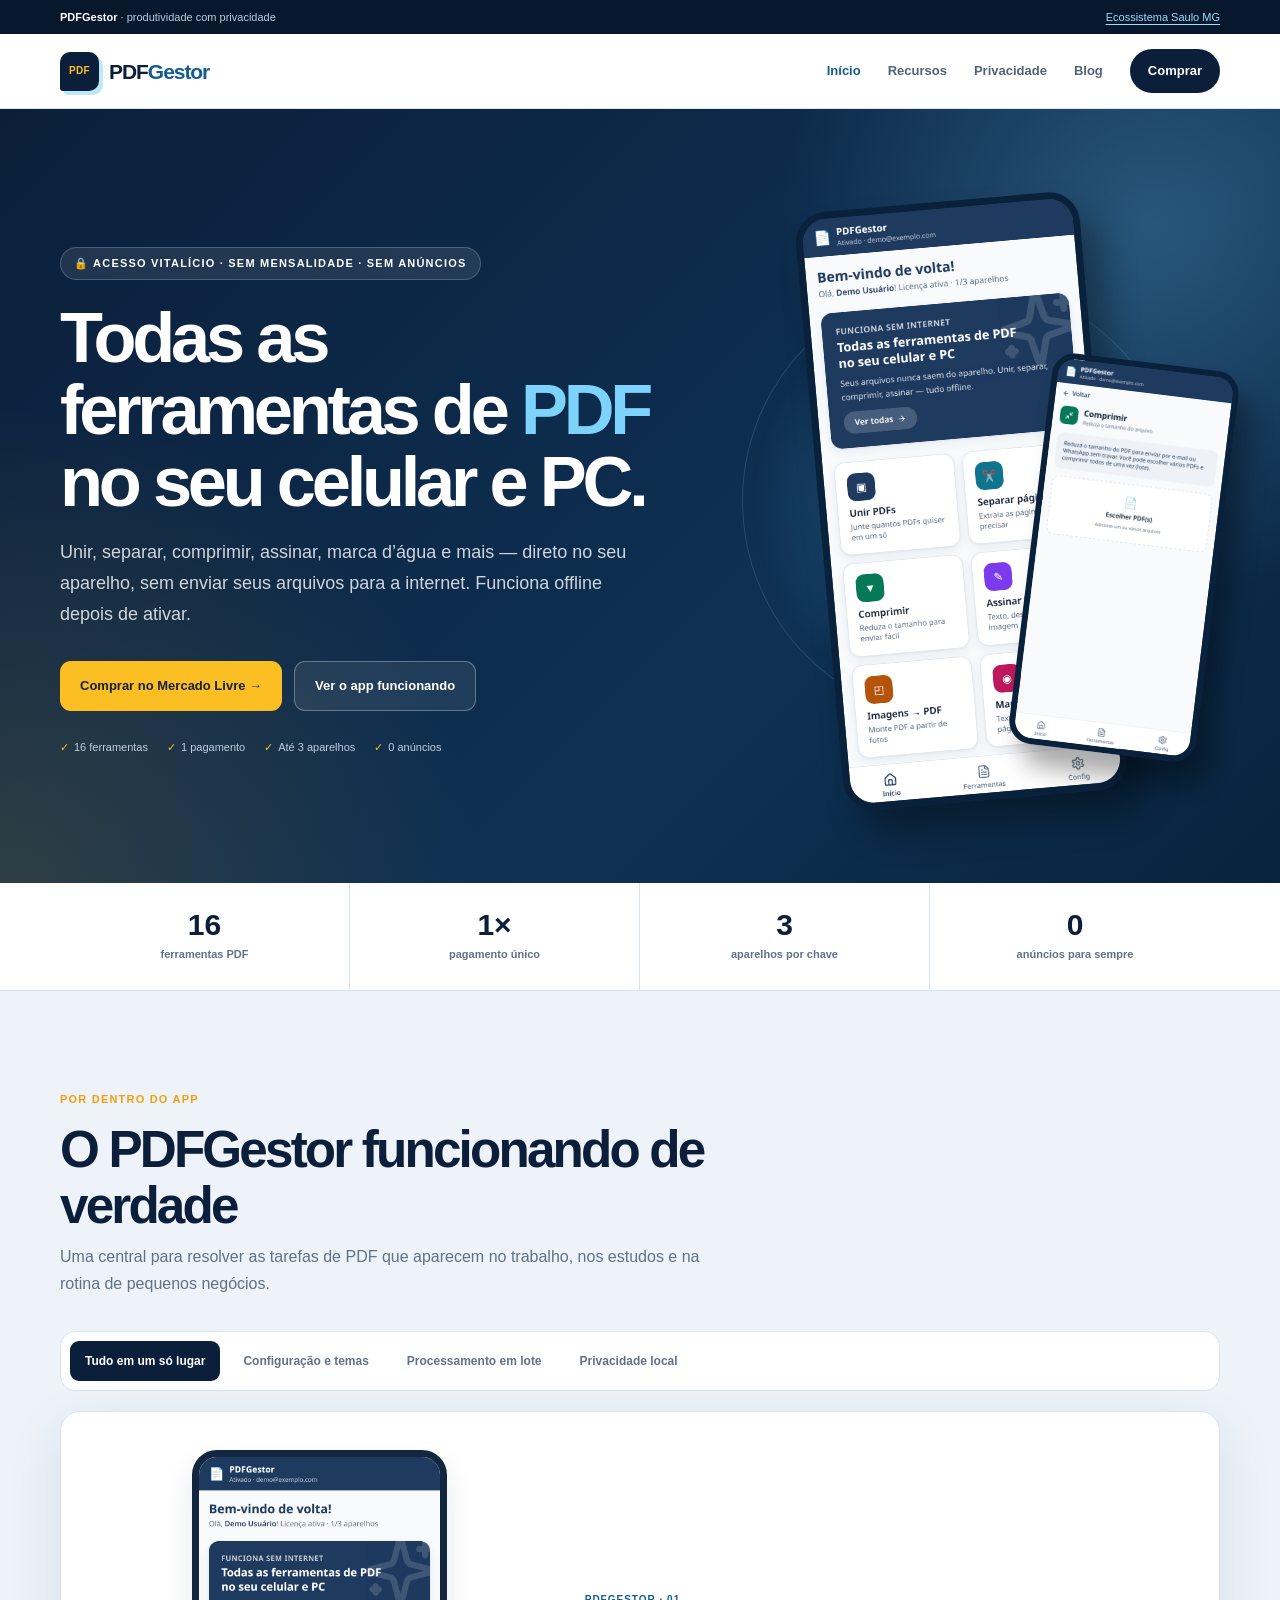
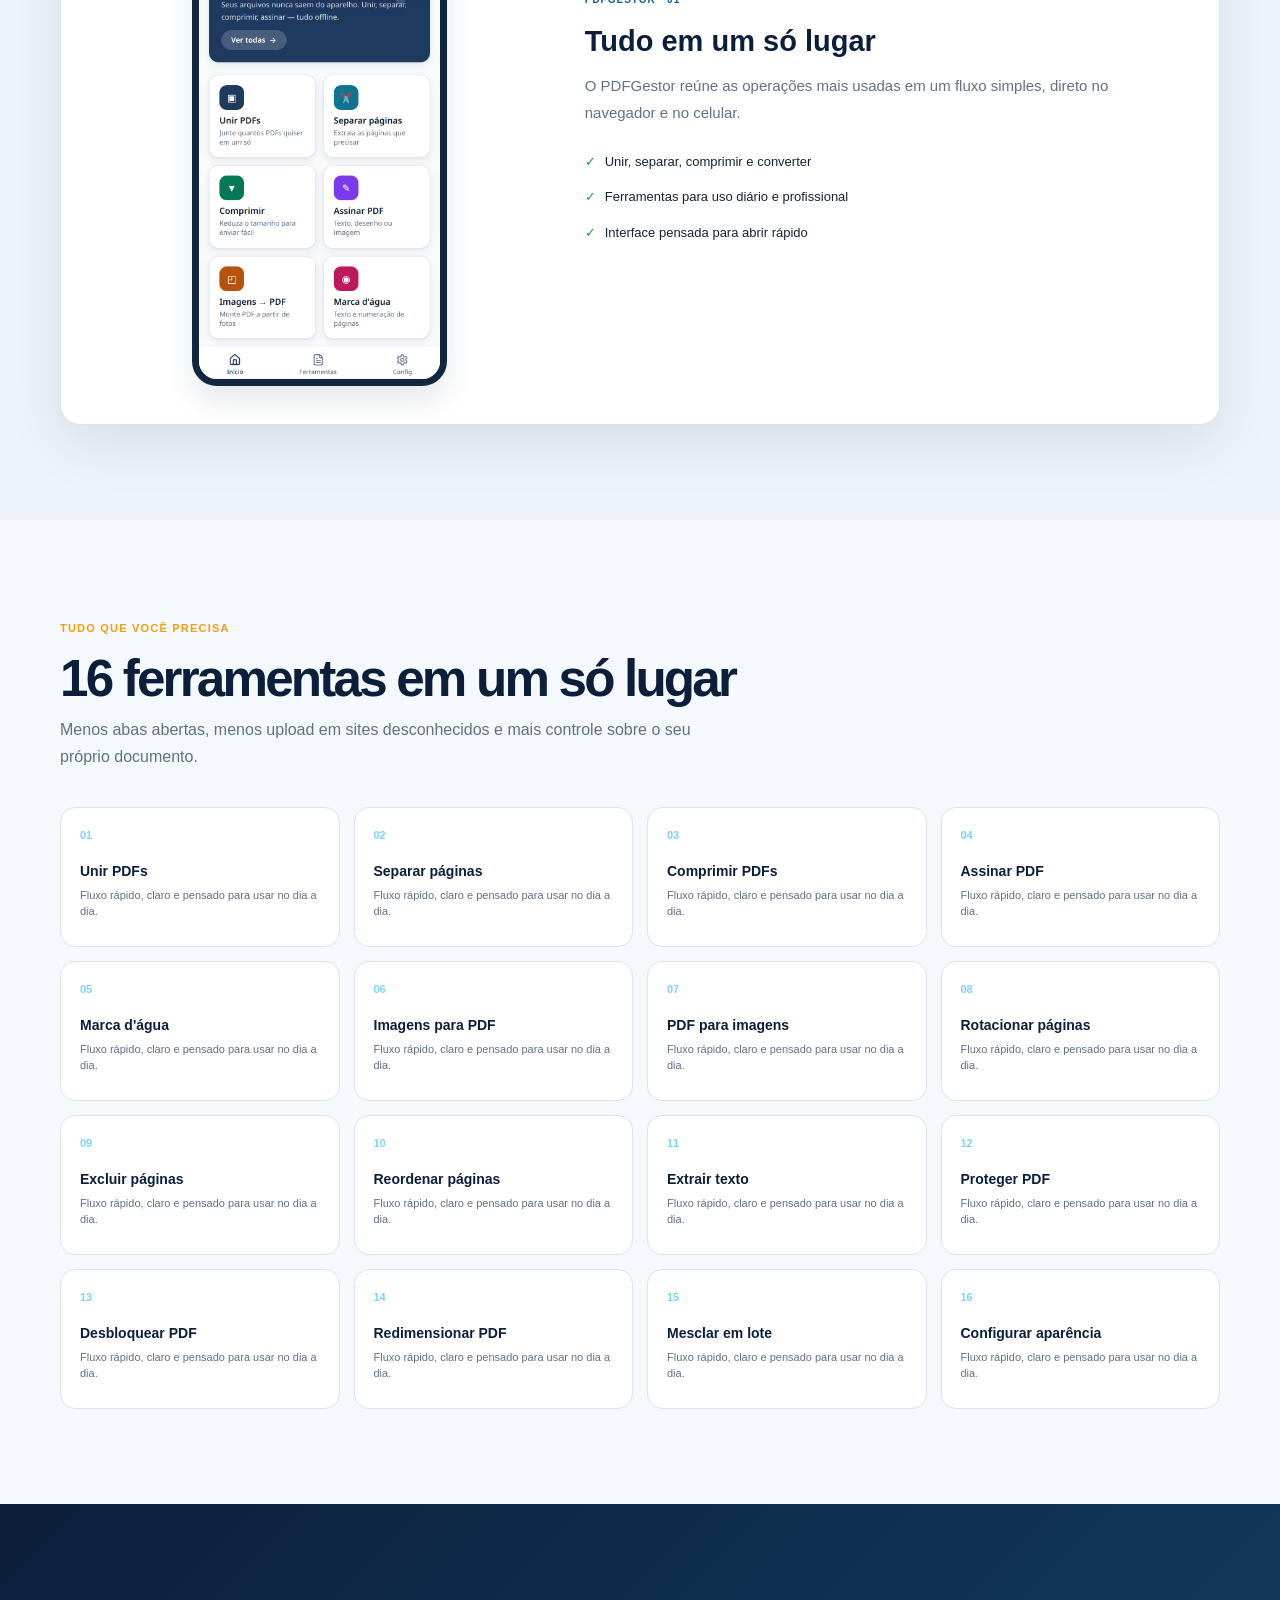
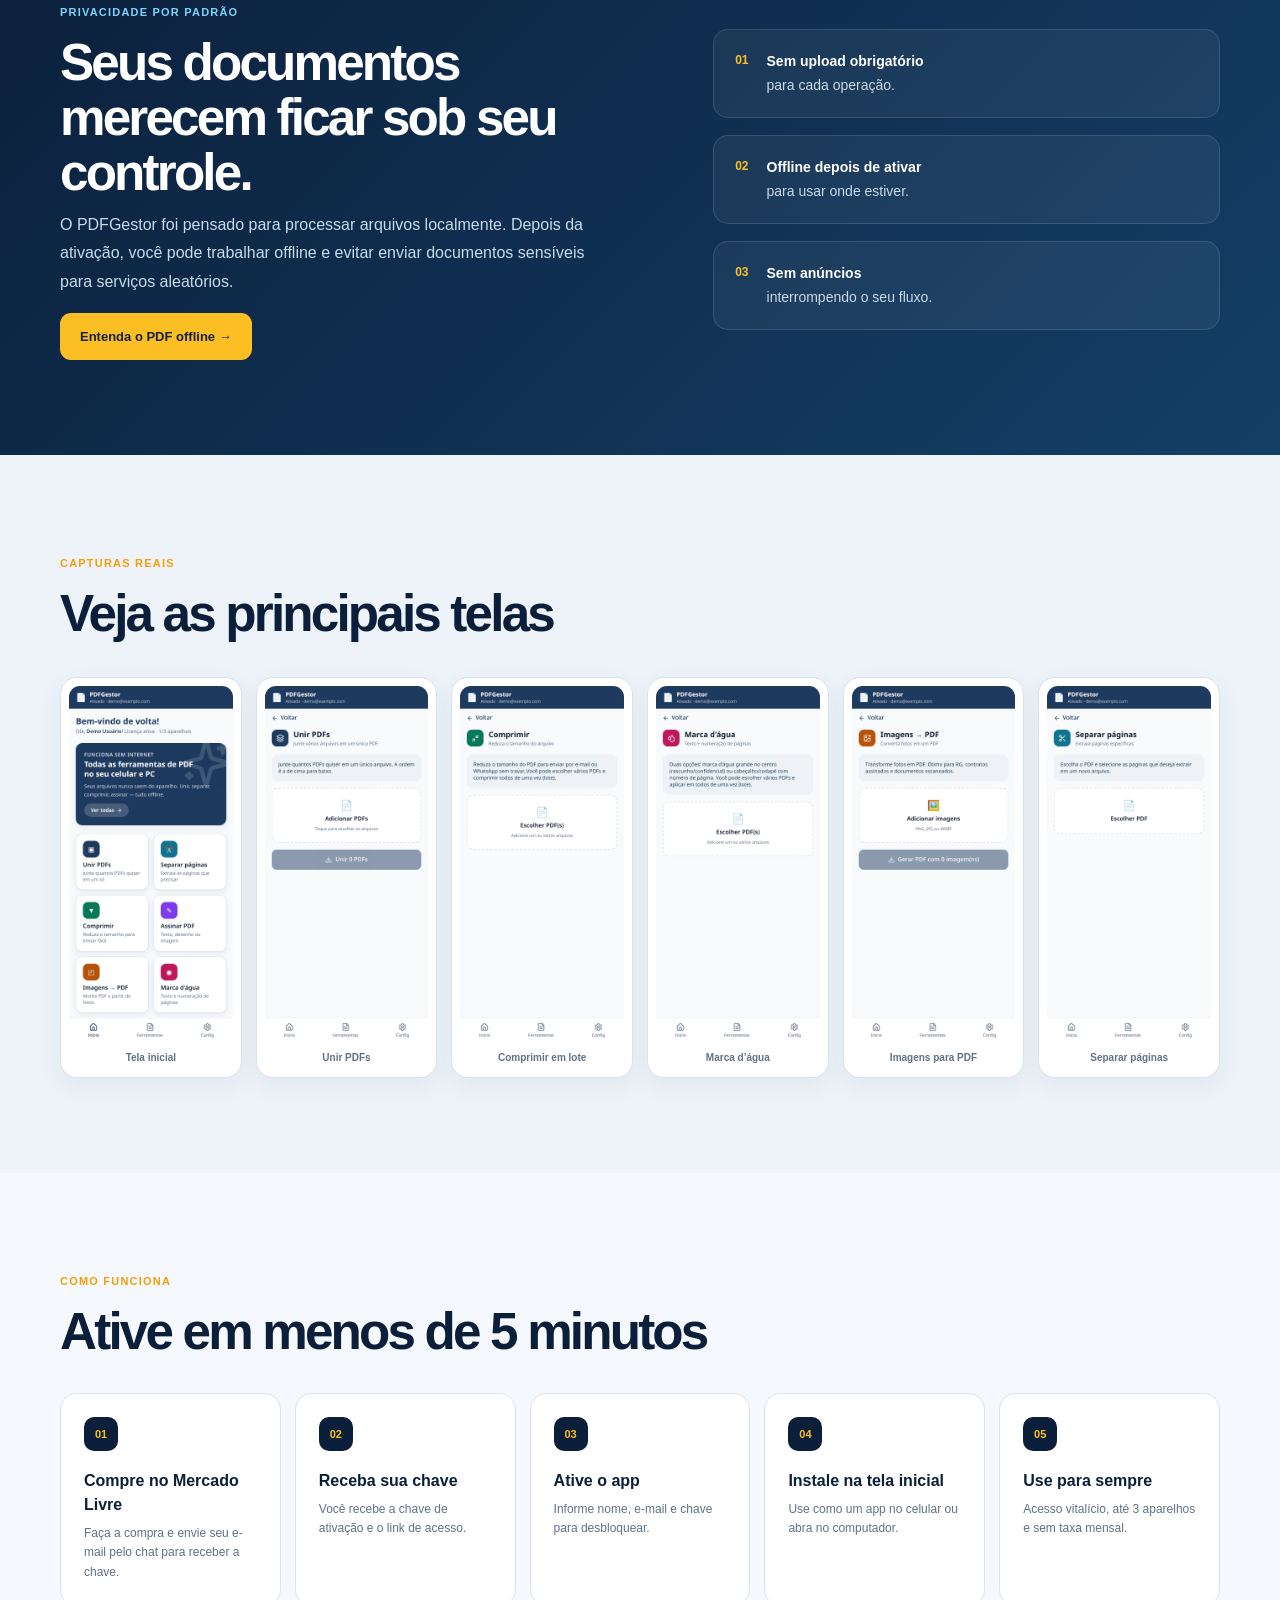
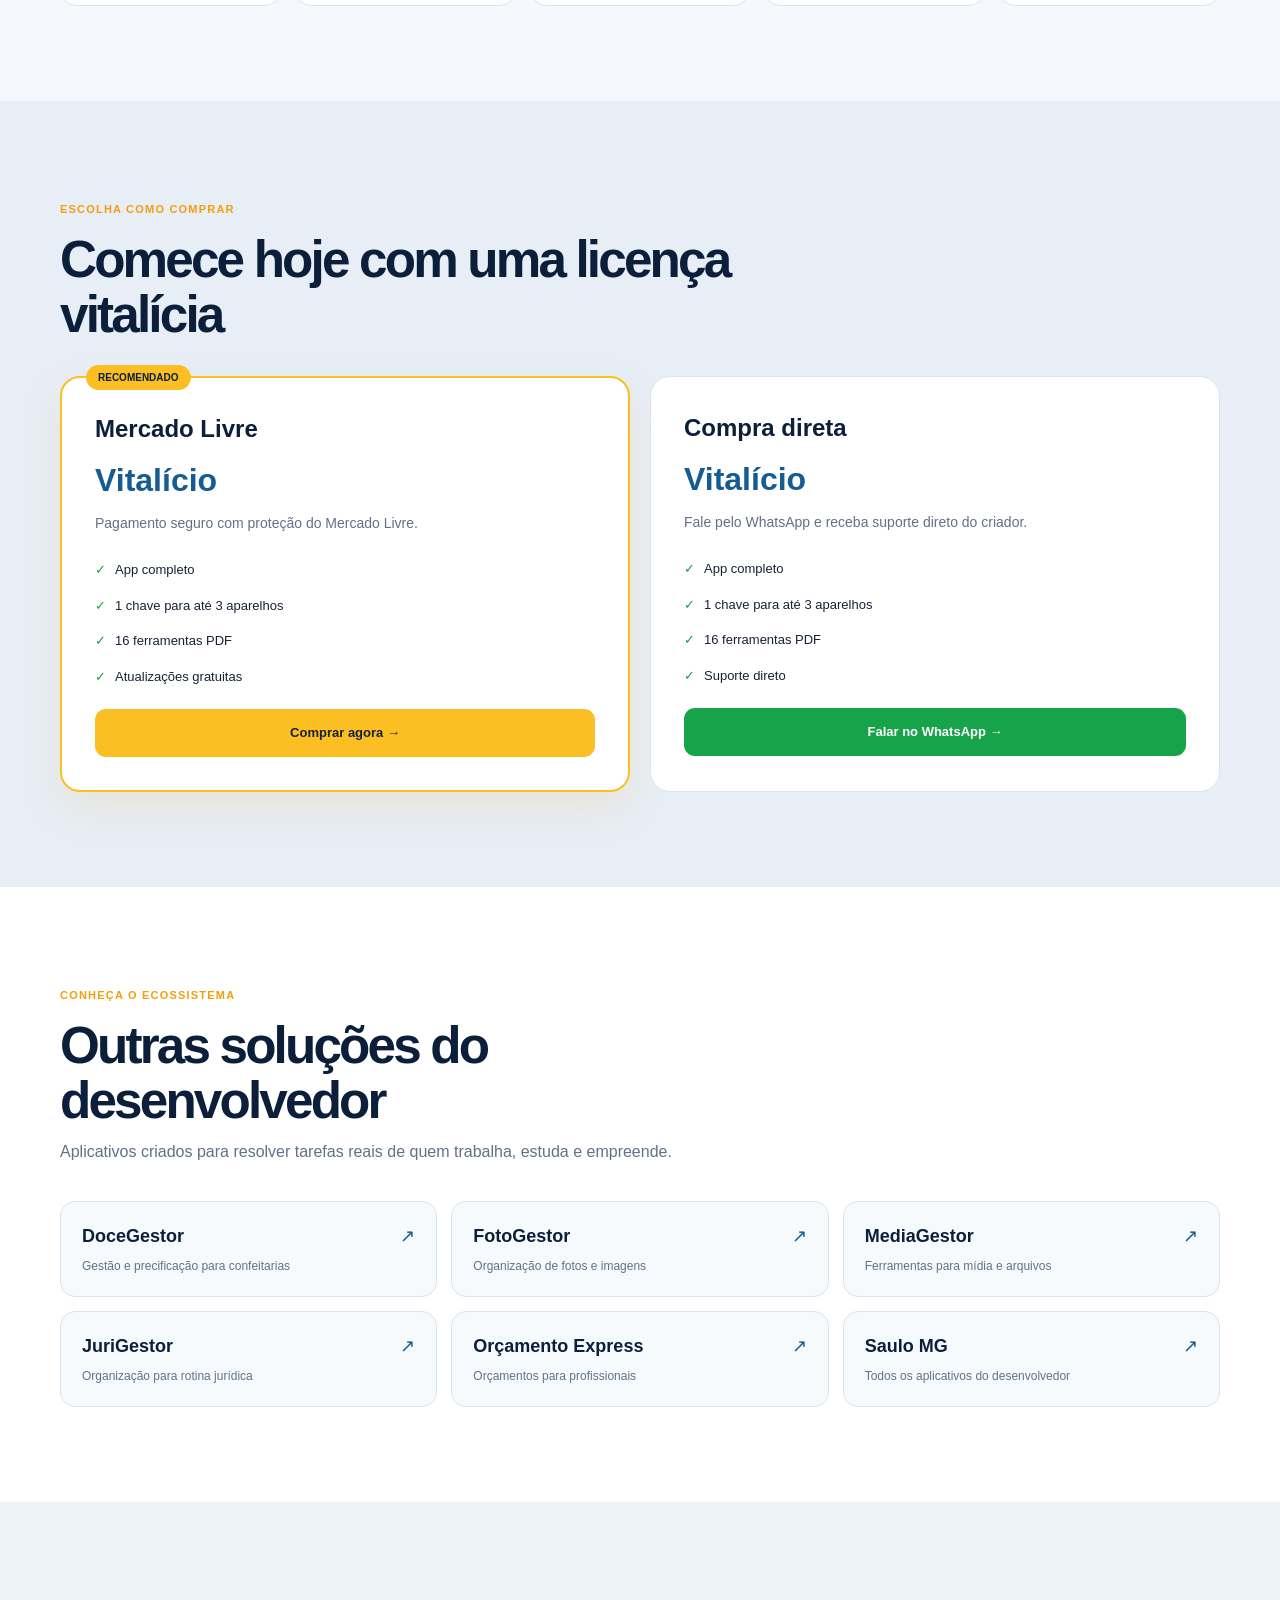
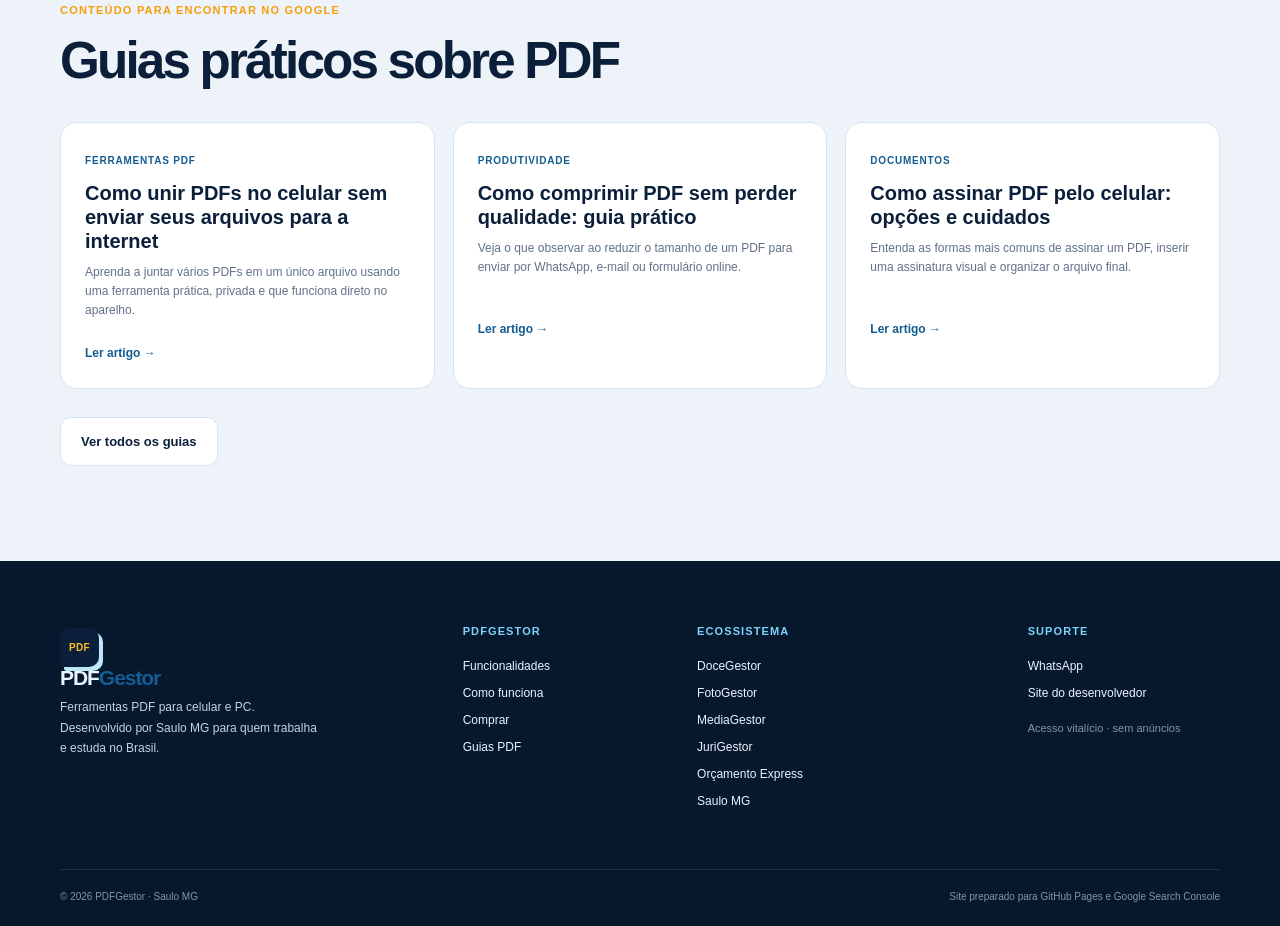
<file: index.html>
<!doctype html><html lang="pt-BR"><head><meta charset="utf-8"><meta name="viewport" content="width=device-width, initial-scale=1"><meta name="theme-color" content="#0b1f3a"><meta name="robots" content="index,follow"><meta name="author" content="Saulo MG"><meta name="keywords" content="ferramentas PDF, editor PDF, unir PDF, separar PDF, comprimir PDF, assinar PDF, PDF offline, PDFGestor"><title>PDFGestor | Ferramentas PDF privadas no celular e PC</title><meta name="description" content="Una, separe, comprima, assine e organize PDFs com o PDFGestor. Acesso vitalício, sem anúncios e com processamento local para trabalhar online ou offline."><link rel="canonical" href="https://pdfgestor.github.io/"><meta property="og:type" content="website"><meta property="og:title" content="PDFGestor | Ferramentas PDF privadas no celular e PC"><meta property="og:description" content="Una, separe, comprima, assine e organize PDFs com o PDFGestor. Acesso vitalício, sem anúncios e com processamento local para trabalhar online ou offline."><meta property="og:url" content="https://pdfgestor.github.io/"><meta property="og:image" content="https://pdfgestor.github.io/assets/pdfgestor-icon.png"><meta name="twitter:card" content="summary_large_image"><link rel="icon" href="/assets/pdfgestor-icon.png"><link rel="stylesheet" href="/styles.css"><script type="application/ld+json">{"@context":"https://schema.org","@graph":[{"@type":"SoftwareApplication","name":"PDFGestor","applicationCategory":"BusinessApplication","operatingSystem":"Web","description":"Ferramentas para unir, separar, comprimir, assinar e organizar PDFs no celular e no PC.","url":"https://pdfgestor.github.io","image":"https://pdfgestor.github.io/assets/pdfgestor-icon.png","offers":{"@type":"Offer","price":"0","priceCurrency":"BRL","description":"Acesso vitalício por compra única; consulte a oferta atual."},"creator":{"@type":"Person","name":"Saulo MG","url":"https://saulomgg.github.io/"}},{"@type":"WebSite","name":"PDFGestor","url":"https://pdfgestor.github.io","inLanguage":"pt-BR"}]}</script></head><body><div class="topline"><div class="wrap topbar"><span><b>PDFGestor</b> · produtividade com privacidade</span><span><a href="https://saulomgg.github.io/">Ecossistema Saulo MG</a></span></div></div><header class="site-header"><div class="wrap nav-wrap"><a class="brand" href="/"><span class="brand-icon">PDF</span><span>PDF<span>Gestor</span></span></a><button class="menu-toggle" aria-label="Abrir menu" aria-expanded="false">☰</button><nav class="nav-links"><a class="active" href="/">Início</a><a href="/#painel">Recursos</a><a href="/#privacidade">Privacidade</a><a class="" href="/blog/">Blog</a><a class="nav-cta" href="https://www.mercadolivre.com.br/pdfgestor-softwareapp-editar-pdf-unir-separar-comprimir/up/MLBU4770696024?pdp_filters=item_id=MLB7431730914" target="_blank" rel="noopener">Comprar</a></nav></div></header><main>
<section class="hero"><div class="wrap hero-grid"><div class="hero-copy"><span class="eyebrow">🔒 Acesso vitalício · sem mensalidade · sem anúncios</span><h1>Todas as ferramentas de <em>PDF</em> no seu celular e PC.</h1><p>Unir, separar, comprimir, assinar, marca d’água e mais — direto no seu aparelho, sem enviar seus arquivos para a internet. Funciona offline depois de ativar.</p><div class="hero-actions"><a class="button button-gold" href="https://www.mercadolivre.com.br/pdfgestor-softwareapp-editar-pdf-unir-separar-comprimir/up/MLBU4770696024?pdp_filters=item_id=MLB7431730914" target="_blank" rel="noopener">Comprar no Mercado Livre →</a><a class="button button-ghost" href="#painel">Ver o app funcionando</a></div><div class="hero-trust"><span>16 ferramentas</span><span>1 pagamento</span><span>Até 3 aparelhos</span><span>0 anúncios</span></div></div><div class="hero-visual"><div class="hero-glow"></div><img src="/assets/print-home.png" alt="Tela inicial do PDFGestor com ferramentas de PDF" loading="eager"><img class="hero-mini" src="/assets/print-comprimir.png" alt="PDFGestor comprimindo arquivos em lote" loading="eager"></div></div></section>
<section class="stats"><div class="wrap stats-grid"><div><strong>16</strong><span>ferramentas PDF</span></div><div><strong>1×</strong><span>pagamento único</span></div><div><strong>3</strong><span>aparelhos por chave</span></div><div><strong>0</strong><span>anúncios para sempre</span></div></div></section>
<section id="painel" class="section section-soft"><div class="wrap"><span class="section-tag">Por dentro do app</span><h2>O PDFGestor funcionando de verdade</h2><p class="sub">Uma central para resolver as tarefas de PDF que aparecem no trabalho, nos estudos e na rotina de pequenos negócios.</p><div class="tab-list"><button class="tab active" data-tab="0">Tudo em um só lugar</button><button class="tab " data-tab="1">Configuração e temas</button><button class="tab " data-tab="2">Processamento em lote</button><button class="tab " data-tab="3">Privacidade local</button></div><div class="tab-panels"><div class="tab-panel active" data-panel="0"><div class="panel-image"><img src="/assets/print-home.png" alt="Tudo em um só lugar no PDFGestor" loading="lazy"></div><div><span class="mini-label">PDFGestor · 01</span><h3>Tudo em um só lugar</h3><p>O PDFGestor reúne as operações mais usadas em um fluxo simples, direto no navegador e no celular.</p><ul><li>Unir, separar, comprimir e converter</li><li>Ferramentas para uso diário e profissional</li><li>Interface pensada para abrir rápido</li></ul></div></div><div class="tab-panel " data-panel="1"><div class="panel-image"><img src="/assets/print-config.png" alt="Configuração e temas no PDFGestor" loading="lazy"></div><div><span class="mini-label">PDFGestor · 02</span><h3>Configuração e temas</h3><p>Escolha uma aparência confortável e ajuste a experiência para a sua rotina.</p><ul><li>Temas e preferências do aplicativo</li><li>Ativação simples por chave</li><li>Uso em até 3 aparelhos</li></ul></div></div><div class="tab-panel " data-panel="2"><div class="panel-image"><img src="/assets/print-comprimir.png" alt="Processamento em lote no PDFGestor" loading="lazy"></div><div><span class="mini-label">PDFGestor · 03</span><h3>Processamento em lote</h3><p>Prepare vários arquivos de uma vez para reduzir tarefas repetitivas.</p><ul><li>Comprimir múltiplos PDFs</li><li>Resultado final organizado</li><li>Mais velocidade para documentos</li></ul></div></div><div class="tab-panel " data-panel="3"><div class="panel-image"><img src="/assets/print-marca.png" alt="Privacidade local no PDFGestor" loading="lazy"></div><div><span class="mini-label">PDFGestor · 04</span><h3>Privacidade local</h3><p>Seus arquivos são processados no aparelho, sem depender de upload para sites gratuitos.</p><ul><li>Mais controle sobre documentos</li><li>Funciona offline depois de ativar</li><li>Sem anúncios no meio do trabalho</li></ul></div></div></div></div></section>
<section id="recursos" class="section"><div class="wrap"><span class="section-tag">Tudo que você precisa</span><h2>16 ferramentas em um só lugar</h2><p class="sub">Menos abas abertas, menos upload em sites desconhecidos e mais controle sobre o seu próprio documento.</p><div class="tool-grid"><div class="tool-card"><span>01</span><strong>Unir PDFs</strong><p>Fluxo rápido, claro e pensado para usar no dia a dia.</p></div><div class="tool-card"><span>02</span><strong>Separar páginas</strong><p>Fluxo rápido, claro e pensado para usar no dia a dia.</p></div><div class="tool-card"><span>03</span><strong>Comprimir PDFs</strong><p>Fluxo rápido, claro e pensado para usar no dia a dia.</p></div><div class="tool-card"><span>04</span><strong>Assinar PDF</strong><p>Fluxo rápido, claro e pensado para usar no dia a dia.</p></div><div class="tool-card"><span>05</span><strong>Marca d'água</strong><p>Fluxo rápido, claro e pensado para usar no dia a dia.</p></div><div class="tool-card"><span>06</span><strong>Imagens para PDF</strong><p>Fluxo rápido, claro e pensado para usar no dia a dia.</p></div><div class="tool-card"><span>07</span><strong>PDF para imagens</strong><p>Fluxo rápido, claro e pensado para usar no dia a dia.</p></div><div class="tool-card"><span>08</span><strong>Rotacionar páginas</strong><p>Fluxo rápido, claro e pensado para usar no dia a dia.</p></div><div class="tool-card"><span>09</span><strong>Excluir páginas</strong><p>Fluxo rápido, claro e pensado para usar no dia a dia.</p></div><div class="tool-card"><span>10</span><strong>Reordenar páginas</strong><p>Fluxo rápido, claro e pensado para usar no dia a dia.</p></div><div class="tool-card"><span>11</span><strong>Extrair texto</strong><p>Fluxo rápido, claro e pensado para usar no dia a dia.</p></div><div class="tool-card"><span>12</span><strong>Proteger PDF</strong><p>Fluxo rápido, claro e pensado para usar no dia a dia.</p></div><div class="tool-card"><span>13</span><strong>Desbloquear PDF</strong><p>Fluxo rápido, claro e pensado para usar no dia a dia.</p></div><div class="tool-card"><span>14</span><strong>Redimensionar PDF</strong><p>Fluxo rápido, claro e pensado para usar no dia a dia.</p></div><div class="tool-card"><span>15</span><strong>Mesclar em lote</strong><p>Fluxo rápido, claro e pensado para usar no dia a dia.</p></div><div class="tool-card"><span>16</span><strong>Configurar aparência</strong><p>Fluxo rápido, claro e pensado para usar no dia a dia.</p></div></div></div></section>
<section id="privacidade" class="section privacy-section"><div class="wrap privacy-grid"><div><span class="section-tag light">Privacidade por padrão</span><h2>Seus documentos merecem ficar sob seu controle.</h2><p>O PDFGestor foi pensado para processar arquivos localmente. Depois da ativação, você pode trabalhar offline e evitar enviar documentos sensíveis para serviços aleatórios.</p><a class="button button-gold" href="/blog/pdf-offline-privacidade-documentos/">Entenda o PDF offline →</a></div><div class="privacy-points"><div><strong>01</strong><span><b>Sem upload obrigatório</b> para cada operação.</span></div><div><strong>02</strong><span><b>Offline depois de ativar</b> para usar onde estiver.</span></div><div><strong>03</strong><span><b>Sem anúncios</b> interrompendo o seu fluxo.</span></div></div></div></section>
<section id="galeria" class="section section-soft"><div class="wrap"><span class="section-tag">Capturas reais</span><h2>Veja as principais telas</h2><div class="gallery"><figure><img src="/assets/print-home.png" alt="Tela 1 do PDFGestor" loading="lazy"><figcaption>Tela inicial</figcaption></figure><figure><img src="/assets/print-unir.png" alt="Tela 2 do PDFGestor" loading="lazy"><figcaption>Unir PDFs</figcaption></figure><figure><img src="/assets/print-comprimir.png" alt="Tela 3 do PDFGestor" loading="lazy"><figcaption>Comprimir em lote</figcaption></figure><figure><img src="/assets/print-marca.png" alt="Tela 4 do PDFGestor" loading="lazy"><figcaption>Marca d’água</figcaption></figure><figure><img src="/assets/print-imgpdf.png" alt="Tela 5 do PDFGestor" loading="lazy"><figcaption>Imagens para PDF</figcaption></figure><figure><img src="/assets/print-separar.png" alt="Tela 6 do PDFGestor" loading="lazy"><figcaption>Separar páginas</figcaption></figure></div></div></section>
<section id="como-funciona" class="section"><div class="wrap"><span class="section-tag">Como funciona</span><h2>Ative em menos de 5 minutos</h2><div class="steps"><div class="step"><b>01</b><h3>Compre no Mercado Livre</h3><p>Faça a compra e envie seu e-mail pelo chat para receber a chave.</p></div><div class="step"><b>02</b><h3>Receba sua chave</h3><p>Você recebe a chave de ativação e o link de acesso.</p></div><div class="step"><b>03</b><h3>Ative o app</h3><p>Informe nome, e-mail e chave para desbloquear.</p></div><div class="step"><b>04</b><h3>Instale na tela inicial</h3><p>Use como um app no celular ou abra no computador.</p></div><div class="step"><b>05</b><h3>Use para sempre</h3><p>Acesso vitalício, até 3 aparelhos e sem taxa mensal.</p></div></div></div></section>
<section id="comprar" class="section buy-section"><div class="wrap"><span class="section-tag">Escolha como comprar</span><h2>Comece hoje com uma licença vitalícia</h2><div class="buy-grid"><div class="buy-card featured"><span class="recommended">Recomendado</span><h3>Mercado Livre</h3><strong>Vitalício</strong><p>Pagamento seguro com proteção do Mercado Livre.</p><ul><li>App completo</li><li>1 chave para até 3 aparelhos</li><li>16 ferramentas PDF</li><li>Atualizações gratuitas</li></ul><a class="button button-gold" href="https://www.mercadolivre.com.br/pdfgestor-softwareapp-editar-pdf-unir-separar-comprimir/up/MLBU4770696024?pdp_filters=item_id=MLB7431730914" target="_blank" rel="noopener">Comprar agora →</a></div><div class="buy-card"><h3>Compra direta</h3><strong>Vitalício</strong><p>Fale pelo WhatsApp e receba suporte direto do criador.</p><ul><li>App completo</li><li>1 chave para até 3 aparelhos</li><li>16 ferramentas PDF</li><li>Suporte direto</li></ul><a class="button button-whatsapp" href="https://wa.me/5522988195993?text=Ol%C3%A1!%20Quero%20comprar%20o%20PDFGestor" target="_blank" rel="noopener">Falar no WhatsApp →</a></div></div></div></section>
<section class="section ecosystem-section"><div class="wrap"><span class="section-tag">Conheça o ecossistema</span><h2>Outras soluções do desenvolvedor</h2><p class="sub">Aplicativos criados para resolver tarefas reais de quem trabalha, estuda e empreende.</p><div class="eco-grid"><a class="eco-card" href="https://docegestor.github.io/" target="_blank" rel="noopener"><span>↗</span><strong>DoceGestor</strong><p>Gestão e precificação para confeitarias</p></a><a class="eco-card" href="https://fotogestor.github.io/" target="_blank" rel="noopener"><span>↗</span><strong>FotoGestor</strong><p>Organização de fotos e imagens</p></a><a class="eco-card" href="https://mediagestor.github.io/" target="_blank" rel="noopener"><span>↗</span><strong>MediaGestor</strong><p>Ferramentas para mídia e arquivos</p></a><a class="eco-card" href="https://jurigestor.github.io/" target="_blank" rel="noopener"><span>↗</span><strong>JuriGestor</strong><p>Organização para rotina jurídica</p></a><a class="eco-card" href="https://orcamentoexpress.github.io/" target="_blank" rel="noopener"><span>↗</span><strong>Orçamento Express</strong><p>Orçamentos para profissionais</p></a><a class="eco-card" href="https://saulomgg.github.io/" target="_blank" rel="noopener"><span>↗</span><strong>Saulo MG</strong><p>Todos os aplicativos do desenvolvedor</p></a></div></div></section>
<section class="section article-preview"><div class="wrap"><span class="section-tag">Conteúdo para encontrar no Google</span><h2>Guias práticos sobre PDF</h2><div class="preview-grid"><article><span>Ferramentas PDF</span><h3>Como unir PDFs no celular sem enviar seus arquivos para a internet</h3><p>Aprenda a juntar vários PDFs em um único arquivo usando uma ferramenta prática, privada e que funciona direto no aparelho.</p><a href="/blog/como-unir-pdfs-no-celular/">Ler artigo →</a></article><article><span>Produtividade</span><h3>Como comprimir PDF sem perder qualidade: guia prático</h3><p>Veja o que observar ao reduzir o tamanho de um PDF para enviar por WhatsApp, e-mail ou formulário online.</p><a href="/blog/como-comprimir-pdf-sem-perder-qualidade/">Ler artigo →</a></article><article><span>Documentos</span><h3>Como assinar PDF pelo celular: opções e cuidados</h3><p>Entenda as formas mais comuns de assinar um PDF, inserir uma assinatura visual e organizar o arquivo final.</p><a href="/blog/como-assinar-pdf-digitalmente/">Ler artigo →</a></article></div><a class="button button-outline" href="/blog/">Ver todos os guias</a></div></section>
</main><footer><div class="wrap footer-grid"><div><a class="brand footer-brand" href="/"><span class="brand-icon">PDF</span><span>PDF<span>Gestor</span></span></a><p>Ferramentas PDF para celular e PC. Desenvolvido por Saulo MG para quem trabalha e estuda no Brasil.</p></div><div><h3>PDFGestor</h3><a href="/#painel">Funcionalidades</a><a href="/#como-funciona">Como funciona</a><a href="/#comprar">Comprar</a><a href="/blog/">Guias PDF</a></div><div><h3>Ecossistema</h3><a href="https://docegestor.github.io/" target="_blank" rel="noopener">DoceGestor</a><a href="https://fotogestor.github.io/" target="_blank" rel="noopener">FotoGestor</a><a href="https://mediagestor.github.io/" target="_blank" rel="noopener">MediaGestor</a><a href="https://jurigestor.github.io/" target="_blank" rel="noopener">JuriGestor</a><a href="https://orcamentoexpress.github.io/" target="_blank" rel="noopener">Orçamento Express</a><a href="https://saulomgg.github.io/" target="_blank" rel="noopener">Saulo MG</a></div><div><h3>Suporte</h3><a href="https://wa.me/5522988195993?text=Ol%C3%A1!%20Preciso%20de%20suporte%20com%20o%20PDFGestor" target="_blank" rel="noopener">WhatsApp</a><a href="https://saulomgg.github.io/" target="_blank" rel="noopener">Site do desenvolvedor</a><span class="muted">Acesso vitalício · sem anúncios</span></div></div><div class="wrap footer-bottom"><span>© 2026 PDFGestor · Saulo MG</span><span>Site preparado para GitHub Pages e Google Search Console</span></div></footer><script src="/script.js" defer></script></body></html>
</file>
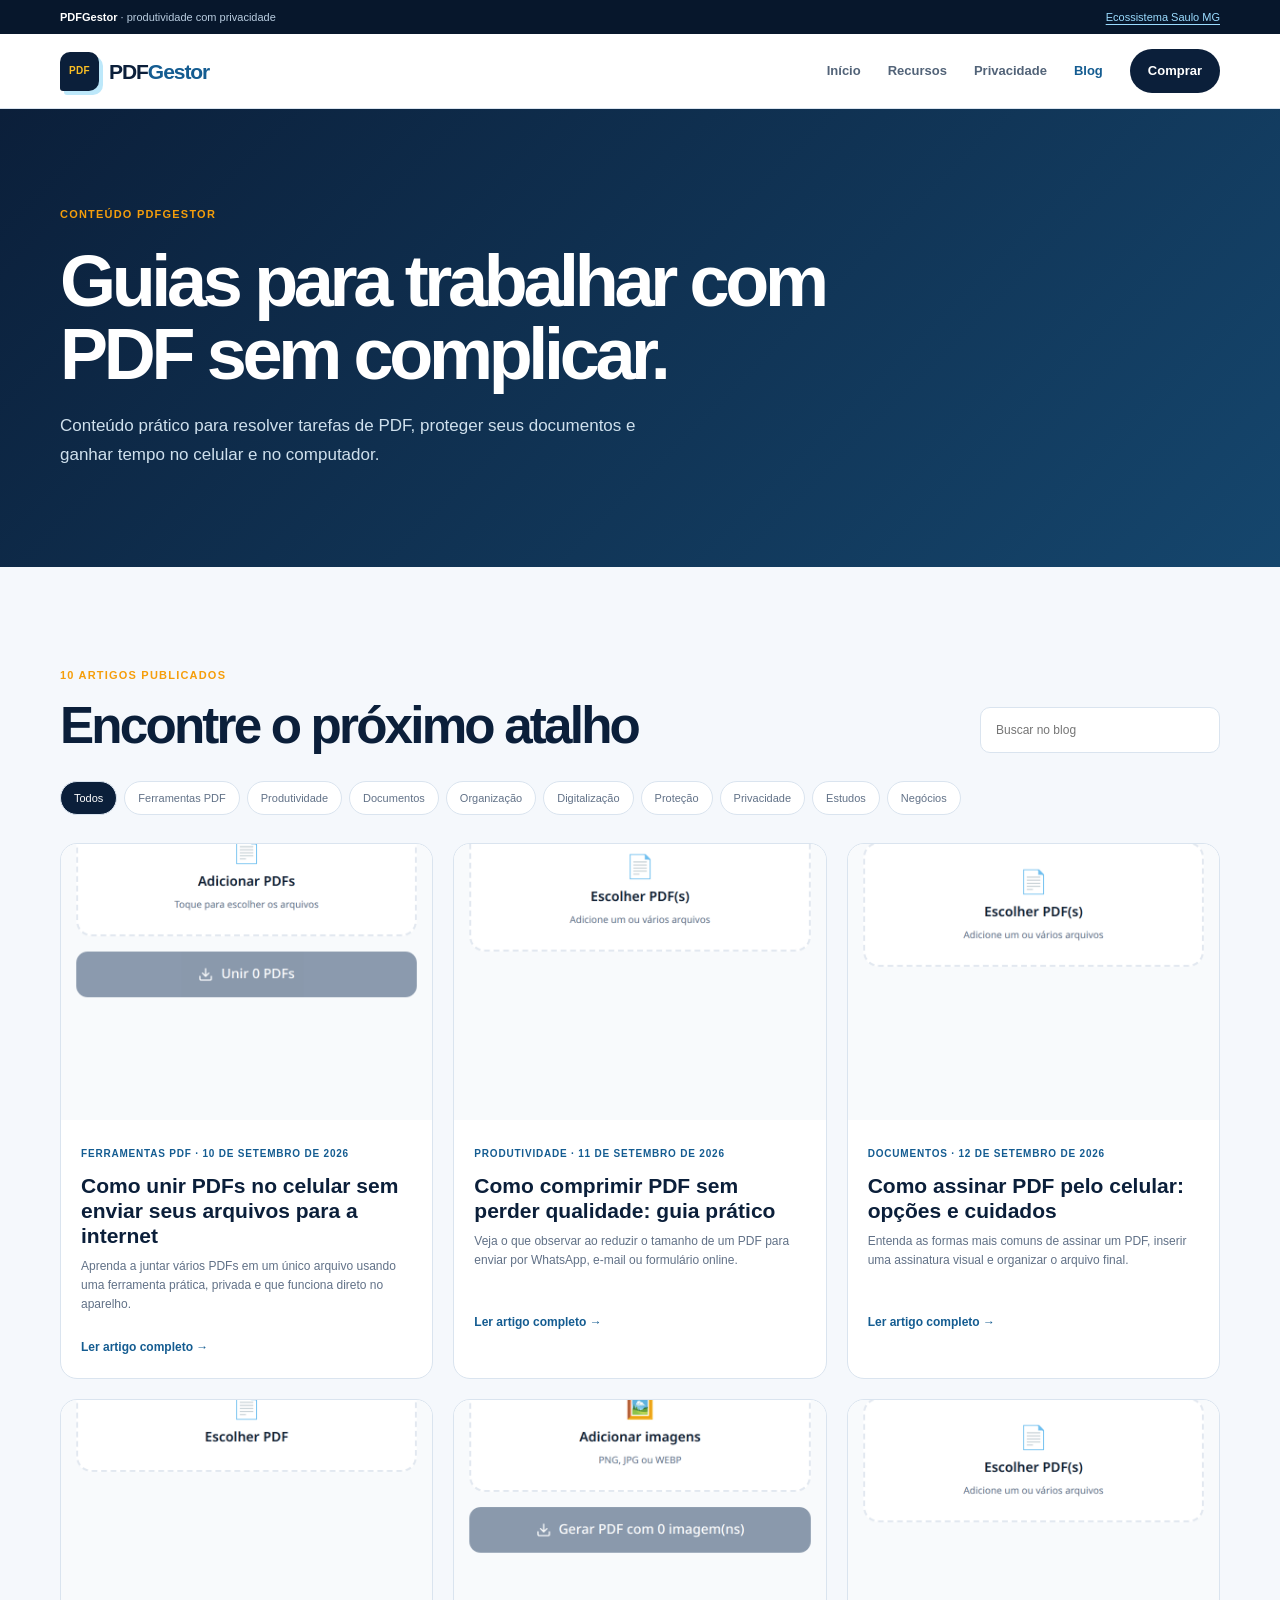
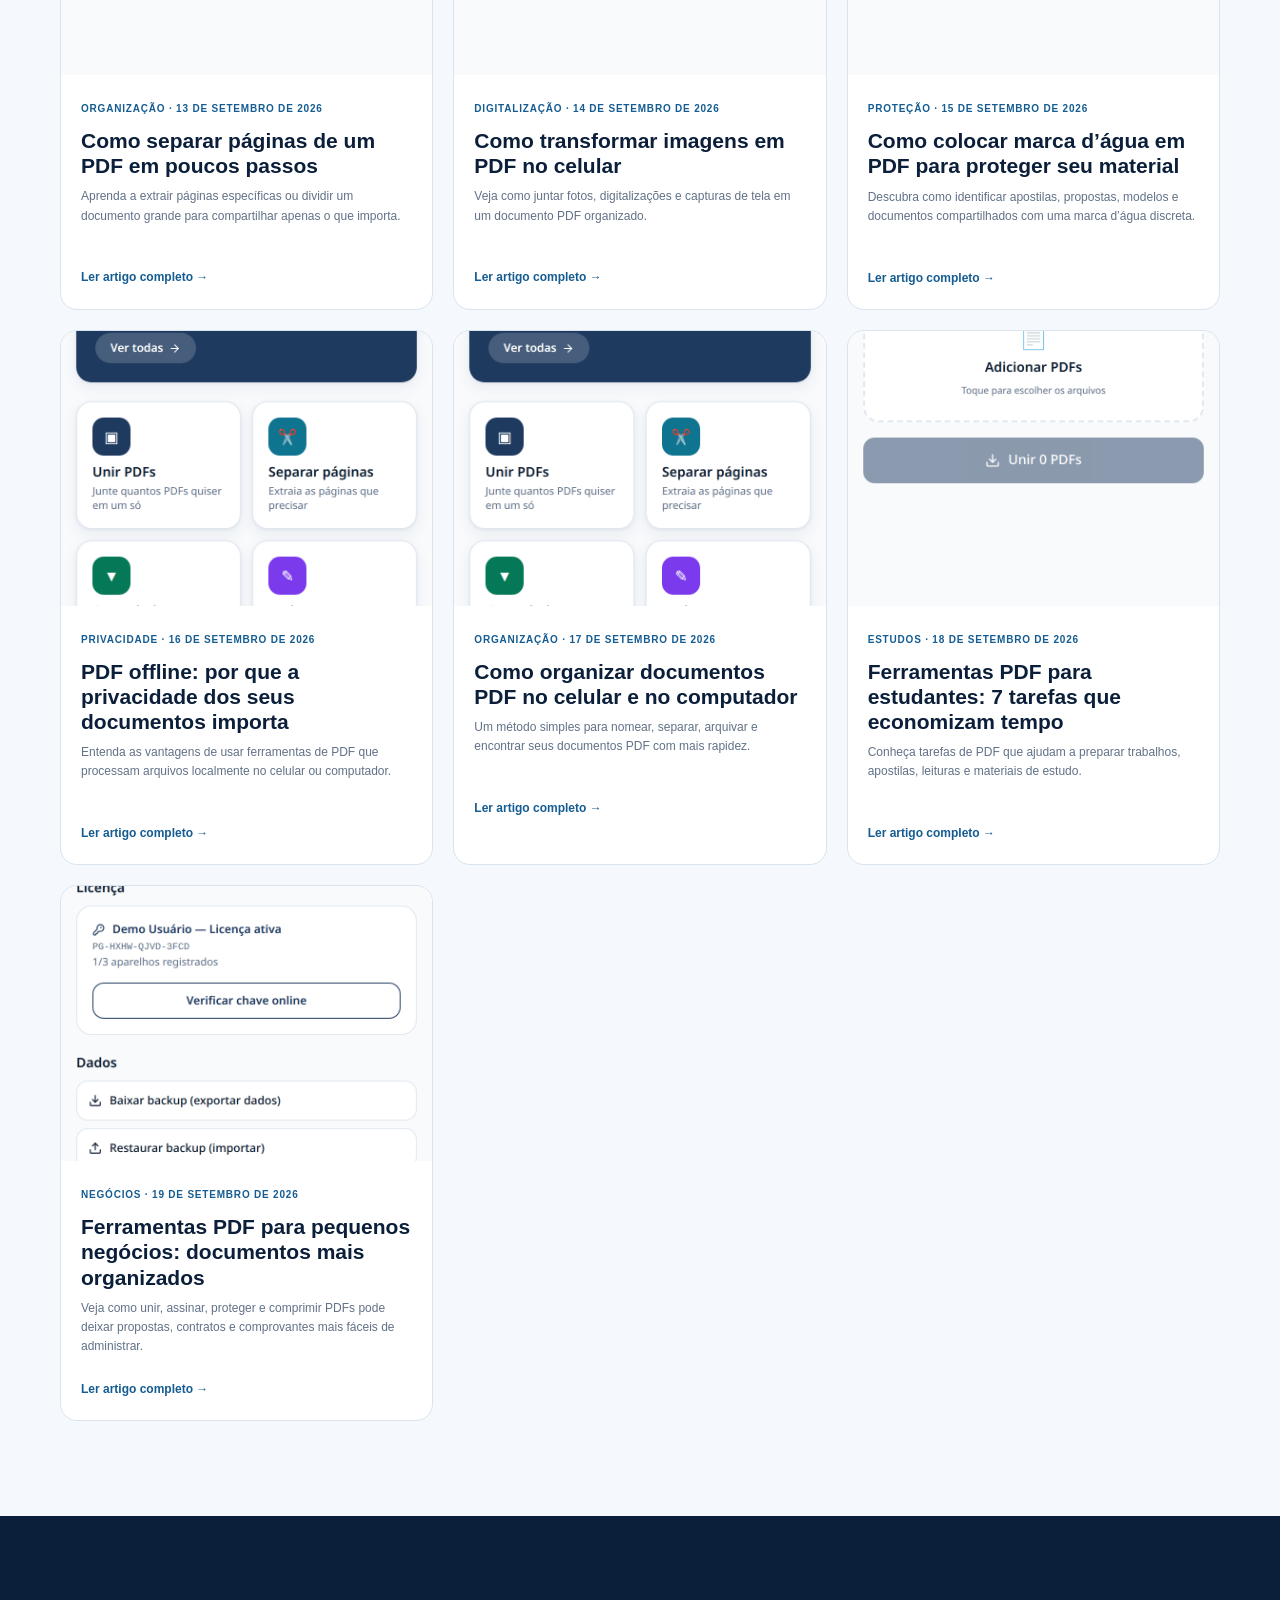
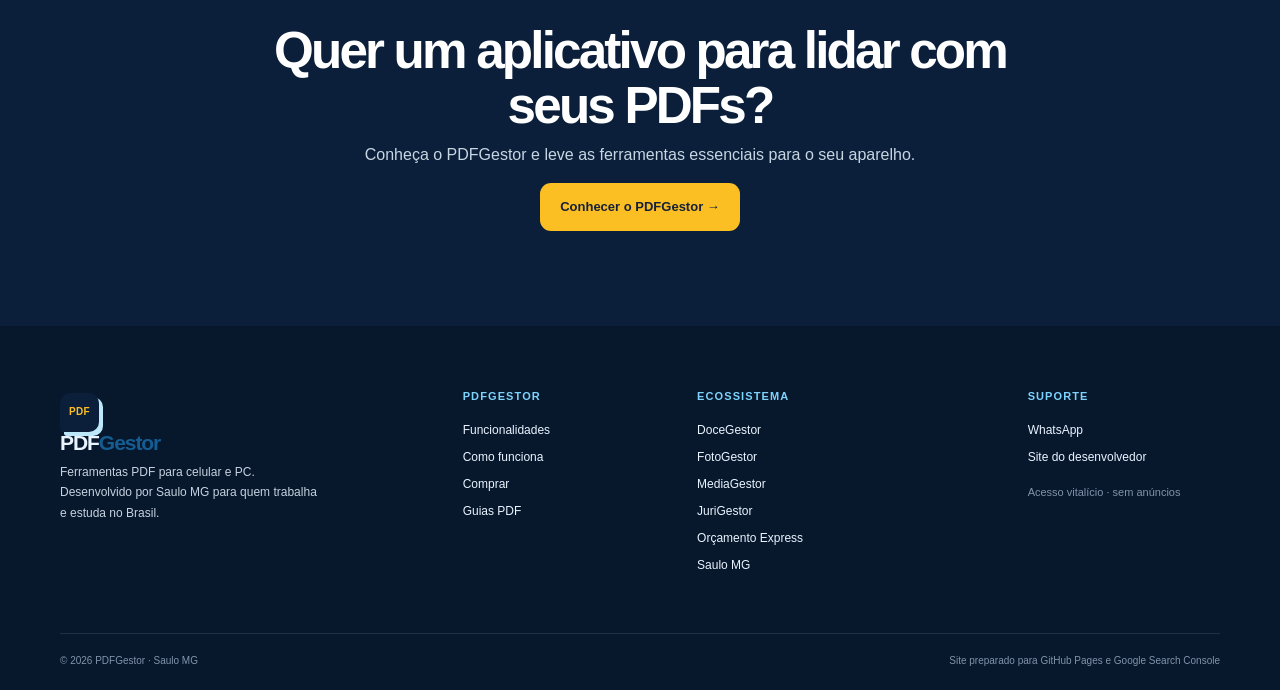
<file: blog/index.html>
<!doctype html><html lang="pt-BR"><head><meta charset="utf-8"><meta name="viewport" content="width=device-width, initial-scale=1"><meta name="theme-color" content="#0b1f3a"><meta name="robots" content="index,follow"><meta name="author" content="Saulo MG"><meta name="keywords" content="ferramentas PDF, editor PDF, unir PDF, separar PDF, comprimir PDF, assinar PDF, PDF offline, PDFGestor"><title>Blog PDFGestor | Guias sobre PDF, produtividade e privacidade</title><meta name="description" content="Aprenda a unir, separar, comprimir, assinar e organizar PDFs com guias práticos para celular, computador, estudos e pequenos negócios."><link rel="canonical" href="https://pdfgestor.github.io/blog/"><meta property="og:type" content="website"><meta property="og:title" content="Blog PDFGestor | Guias sobre PDF, produtividade e privacidade"><meta property="og:description" content="Aprenda a unir, separar, comprimir, assinar e organizar PDFs com guias práticos para celular, computador, estudos e pequenos negócios."><meta property="og:url" content="https://pdfgestor.github.io/blog/"><meta property="og:image" content="https://pdfgestor.github.io/assets/pdfgestor-icon.png"><meta name="twitter:card" content="summary_large_image"><link rel="icon" href="/assets/pdfgestor-icon.png"><link rel="stylesheet" href="/styles.css"><script type="application/ld+json">{"@context":"https://schema.org","@type":"Blog","name":"Blog PDFGestor","url":"https://pdfgestor.github.io/blog/","description":"Guias sobre ferramentas PDF, produtividade, privacidade e organização de documentos."}</script></head><body><div class="topline"><div class="wrap topbar"><span><b>PDFGestor</b> · produtividade com privacidade</span><span><a href="https://saulomgg.github.io/">Ecossistema Saulo MG</a></span></div></div><header class="site-header"><div class="wrap nav-wrap"><a class="brand" href="/"><span class="brand-icon">PDF</span><span>PDF<span>Gestor</span></span></a><button class="menu-toggle" aria-label="Abrir menu" aria-expanded="false">☰</button><nav class="nav-links"><a class="" href="/">Início</a><a href="/#painel">Recursos</a><a href="/#privacidade">Privacidade</a><a class="active" href="/blog/">Blog</a><a class="nav-cta" href="https://www.mercadolivre.com.br/pdfgestor-softwareapp-editar-pdf-unir-separar-comprimir/up/MLBU4770696024?pdp_filters=item_id=MLB7431730914" target="_blank" rel="noopener">Comprar</a></nav></div></header><main><section class="blog-hero"><div class="wrap"><span class="eyebrow">Conteúdo PDFGestor</span><h1>Guias para trabalhar com PDF sem complicar.</h1><p>Conteúdo prático para resolver tarefas de PDF, proteger seus documentos e ganhar tempo no celular e no computador.</p></div></section><section class="section"><div class="wrap"><div class="blog-toolbar"><div><span class="section-tag">10 artigos publicados</span><h2>Encontre o próximo atalho</h2></div><input id="post-search" type="search" placeholder="Buscar no blog" aria-label="Buscar no blog"></div><div class="category-pills"><button class="active" data-category="Todos">Todos</button><button data-category="Ferramentas PDF">Ferramentas PDF</button><button data-category="Produtividade">Produtividade</button><button data-category="Documentos">Documentos</button><button data-category="Organização">Organização</button><button data-category="Digitalização">Digitalização</button><button data-category="Proteção">Proteção</button><button data-category="Privacidade">Privacidade</button><button data-category="Estudos">Estudos</button><button data-category="Negócios">Negócios</button></div><div class="post-grid" id="post-grid"><article class="post-card" data-category="Ferramentas PDF" data-search="como unir pdfs no celular sem enviar seus arquivos para a internet aprenda a juntar vários pdfs em um único arquivo usando uma ferramenta prática, privada e que funciona direto no aparelho. como unir pdfs no celular juntar pdf online mesclar pdf"><img src="/assets/print-unir.png" alt="Como unir PDFs no celular sem enviar seus arquivos para a internet" loading="lazy"><div><span>Ferramentas PDF · 10 de setembro de 2026</span><h3>Como unir PDFs no celular sem enviar seus arquivos para a internet</h3><p>Aprenda a juntar vários PDFs em um único arquivo usando uma ferramenta prática, privada e que funciona direto no aparelho.</p><a href="/blog/como-unir-pdfs-no-celular/">Ler artigo completo →</a></div></article><article class="post-card" data-category="Produtividade" data-search="como comprimir pdf sem perder qualidade: guia prático veja o que observar ao reduzir o tamanho de um pdf para enviar por whatsapp, e-mail ou formulário online. comprimir pdf reduzir tamanho pdf diminuir pdf sem perder qualidade"><img src="/assets/print-comprimir.png" alt="Como comprimir PDF sem perder qualidade: guia prático" loading="lazy"><div><span>Produtividade · 11 de setembro de 2026</span><h3>Como comprimir PDF sem perder qualidade: guia prático</h3><p>Veja o que observar ao reduzir o tamanho de um PDF para enviar por WhatsApp, e-mail ou formulário online.</p><a href="/blog/como-comprimir-pdf-sem-perder-qualidade/">Ler artigo completo →</a></div></article><article class="post-card" data-category="Documentos" data-search="como assinar pdf pelo celular: opções e cuidados entenda as formas mais comuns de assinar um pdf, inserir uma assinatura visual e organizar o arquivo final. como assinar pdf pelo celular assinatura em pdf assinar documento pdf"><img src="/assets/print-marca.png" alt="Como assinar PDF pelo celular: opções e cuidados" loading="lazy"><div><span>Documentos · 12 de setembro de 2026</span><h3>Como assinar PDF pelo celular: opções e cuidados</h3><p>Entenda as formas mais comuns de assinar um PDF, inserir uma assinatura visual e organizar o arquivo final.</p><a href="/blog/como-assinar-pdf-digitalmente/">Ler artigo completo →</a></div></article><article class="post-card" data-category="Organização" data-search="como separar páginas de um pdf em poucos passos aprenda a extrair páginas específicas ou dividir um documento grande para compartilhar apenas o que importa. separar páginas pdf extrair páginas pdf dividir pdf"><img src="/assets/print-separar.png" alt="Como separar páginas de um PDF em poucos passos" loading="lazy"><div><span>Organização · 13 de setembro de 2026</span><h3>Como separar páginas de um PDF em poucos passos</h3><p>Aprenda a extrair páginas específicas ou dividir um documento grande para compartilhar apenas o que importa.</p><a href="/blog/como-separar-paginas-de-um-pdf/">Ler artigo completo →</a></div></article><article class="post-card" data-category="Digitalização" data-search="como transformar imagens em pdf no celular veja como juntar fotos, digitalizações e capturas de tela em um documento pdf organizado. imagens para pdf foto para pdf criar pdf com fotos"><img src="/assets/print-imgpdf.png" alt="Como transformar imagens em PDF no celular" loading="lazy"><div><span>Digitalização · 14 de setembro de 2026</span><h3>Como transformar imagens em PDF no celular</h3><p>Veja como juntar fotos, digitalizações e capturas de tela em um documento PDF organizado.</p><a href="/blog/como-transformar-imagens-em-pdf/">Ler artigo completo →</a></div></article><article class="post-card" data-category="Proteção" data-search="como colocar marca d’água em pdf para proteger seu material descubra como identificar apostilas, propostas, modelos e documentos compartilhados com uma marca d’água discreta. marca d'água pdf como proteger pdf marca dágua em documento"><img src="/assets/print-marca.png" alt="Como colocar marca d’água em PDF para proteger seu material" loading="lazy"><div><span>Proteção · 15 de setembro de 2026</span><h3>Como colocar marca d’água em PDF para proteger seu material</h3><p>Descubra como identificar apostilas, propostas, modelos e documentos compartilhados com uma marca d’água discreta.</p><a href="/blog/como-colocar-marca-dagua-em-pdf/">Ler artigo completo →</a></div></article><article class="post-card" data-category="Privacidade" data-search="pdf offline: por que a privacidade dos seus documentos importa entenda as vantagens de usar ferramentas de pdf que processam arquivos localmente no celular ou computador. pdf offline ferramenta pdf privada editar pdf sem enviar arquivo"><img src="/assets/print-home.png" alt="PDF offline: por que a privacidade dos seus documentos importa" loading="lazy"><div><span>Privacidade · 16 de setembro de 2026</span><h3>PDF offline: por que a privacidade dos seus documentos importa</h3><p>Entenda as vantagens de usar ferramentas de PDF que processam arquivos localmente no celular ou computador.</p><a href="/blog/pdf-offline-privacidade-documentos/">Ler artigo completo →</a></div></article><article class="post-card" data-category="Organização" data-search="como organizar documentos pdf no celular e no computador um método simples para nomear, separar, arquivar e encontrar seus documentos pdf com mais rapidez. organizar documentos pdf arquivar pdf gestão de arquivos pdf"><img src="/assets/print-home.png" alt="Como organizar documentos PDF no celular e no computador" loading="lazy"><div><span>Organização · 17 de setembro de 2026</span><h3>Como organizar documentos PDF no celular e no computador</h3><p>Um método simples para nomear, separar, arquivar e encontrar seus documentos PDF com mais rapidez.</p><a href="/blog/como-organizar-documentos-pdf/">Ler artigo completo →</a></div></article><article class="post-card" data-category="Estudos" data-search="ferramentas pdf para estudantes: 7 tarefas que economizam tempo conheça tarefas de pdf que ajudam a preparar trabalhos, apostilas, leituras e materiais de estudo. ferramentas pdf para estudantes pdf para estudar organizar apostilas pdf"><img src="/assets/print-unir.png" alt="Ferramentas PDF para estudantes: 7 tarefas que economizam tempo" loading="lazy"><div><span>Estudos · 18 de setembro de 2026</span><h3>Ferramentas PDF para estudantes: 7 tarefas que economizam tempo</h3><p>Conheça tarefas de PDF que ajudam a preparar trabalhos, apostilas, leituras e materiais de estudo.</p><a href="/blog/ferramentas-pdf-para-estudantes/">Ler artigo completo →</a></div></article><article class="post-card" data-category="Negócios" data-search="ferramentas pdf para pequenos negócios: documentos mais organizados veja como unir, assinar, proteger e comprimir pdfs pode deixar propostas, contratos e comprovantes mais fáceis de administrar. ferramentas pdf para empresas pdf para pequenos negócios organizar documentos empresa"><img src="/assets/print-config.png" alt="Ferramentas PDF para pequenos negócios: documentos mais organizados" loading="lazy"><div><span>Negócios · 19 de setembro de 2026</span><h3>Ferramentas PDF para pequenos negócios: documentos mais organizados</h3><p>Veja como unir, assinar, proteger e comprimir PDFs pode deixar propostas, contratos e comprovantes mais fáceis de administrar.</p><a href="/blog/ferramentas-pdf-para-pequenos-negocios/">Ler artigo completo →</a></div></article></div></div></section><section class="section blog-cta"><div class="wrap"><h2>Quer um aplicativo para lidar com seus PDFs?</h2><p>Conheça o PDFGestor e leve as ferramentas essenciais para o seu aparelho.</p><a class="button button-gold" href="/#comprar">Conhecer o PDFGestor →</a></div></section></main><footer><div class="wrap footer-grid"><div><a class="brand footer-brand" href="/"><span class="brand-icon">PDF</span><span>PDF<span>Gestor</span></span></a><p>Ferramentas PDF para celular e PC. Desenvolvido por Saulo MG para quem trabalha e estuda no Brasil.</p></div><div><h3>PDFGestor</h3><a href="/#painel">Funcionalidades</a><a href="/#como-funciona">Como funciona</a><a href="/#comprar">Comprar</a><a href="/blog/">Guias PDF</a></div><div><h3>Ecossistema</h3><a href="https://docegestor.github.io/" target="_blank" rel="noopener">DoceGestor</a><a href="https://fotogestor.github.io/" target="_blank" rel="noopener">FotoGestor</a><a href="https://mediagestor.github.io/" target="_blank" rel="noopener">MediaGestor</a><a href="https://jurigestor.github.io/" target="_blank" rel="noopener">JuriGestor</a><a href="https://orcamentoexpress.github.io/" target="_blank" rel="noopener">Orçamento Express</a><a href="https://saulomgg.github.io/" target="_blank" rel="noopener">Saulo MG</a></div><div><h3>Suporte</h3><a href="https://wa.me/5522988195993?text=Ol%C3%A1!%20Preciso%20de%20suporte%20com%20o%20PDFGestor" target="_blank" rel="noopener">WhatsApp</a><a href="https://saulomgg.github.io/" target="_blank" rel="noopener">Site do desenvolvedor</a><span class="muted">Acesso vitalício · sem anúncios</span></div></div><div class="wrap footer-bottom"><span>© 2026 PDFGestor · Saulo MG</span><span>Site preparado para GitHub Pages e Google Search Console</span></div></footer><script src="/script.js" defer></script></body></html>
</file>
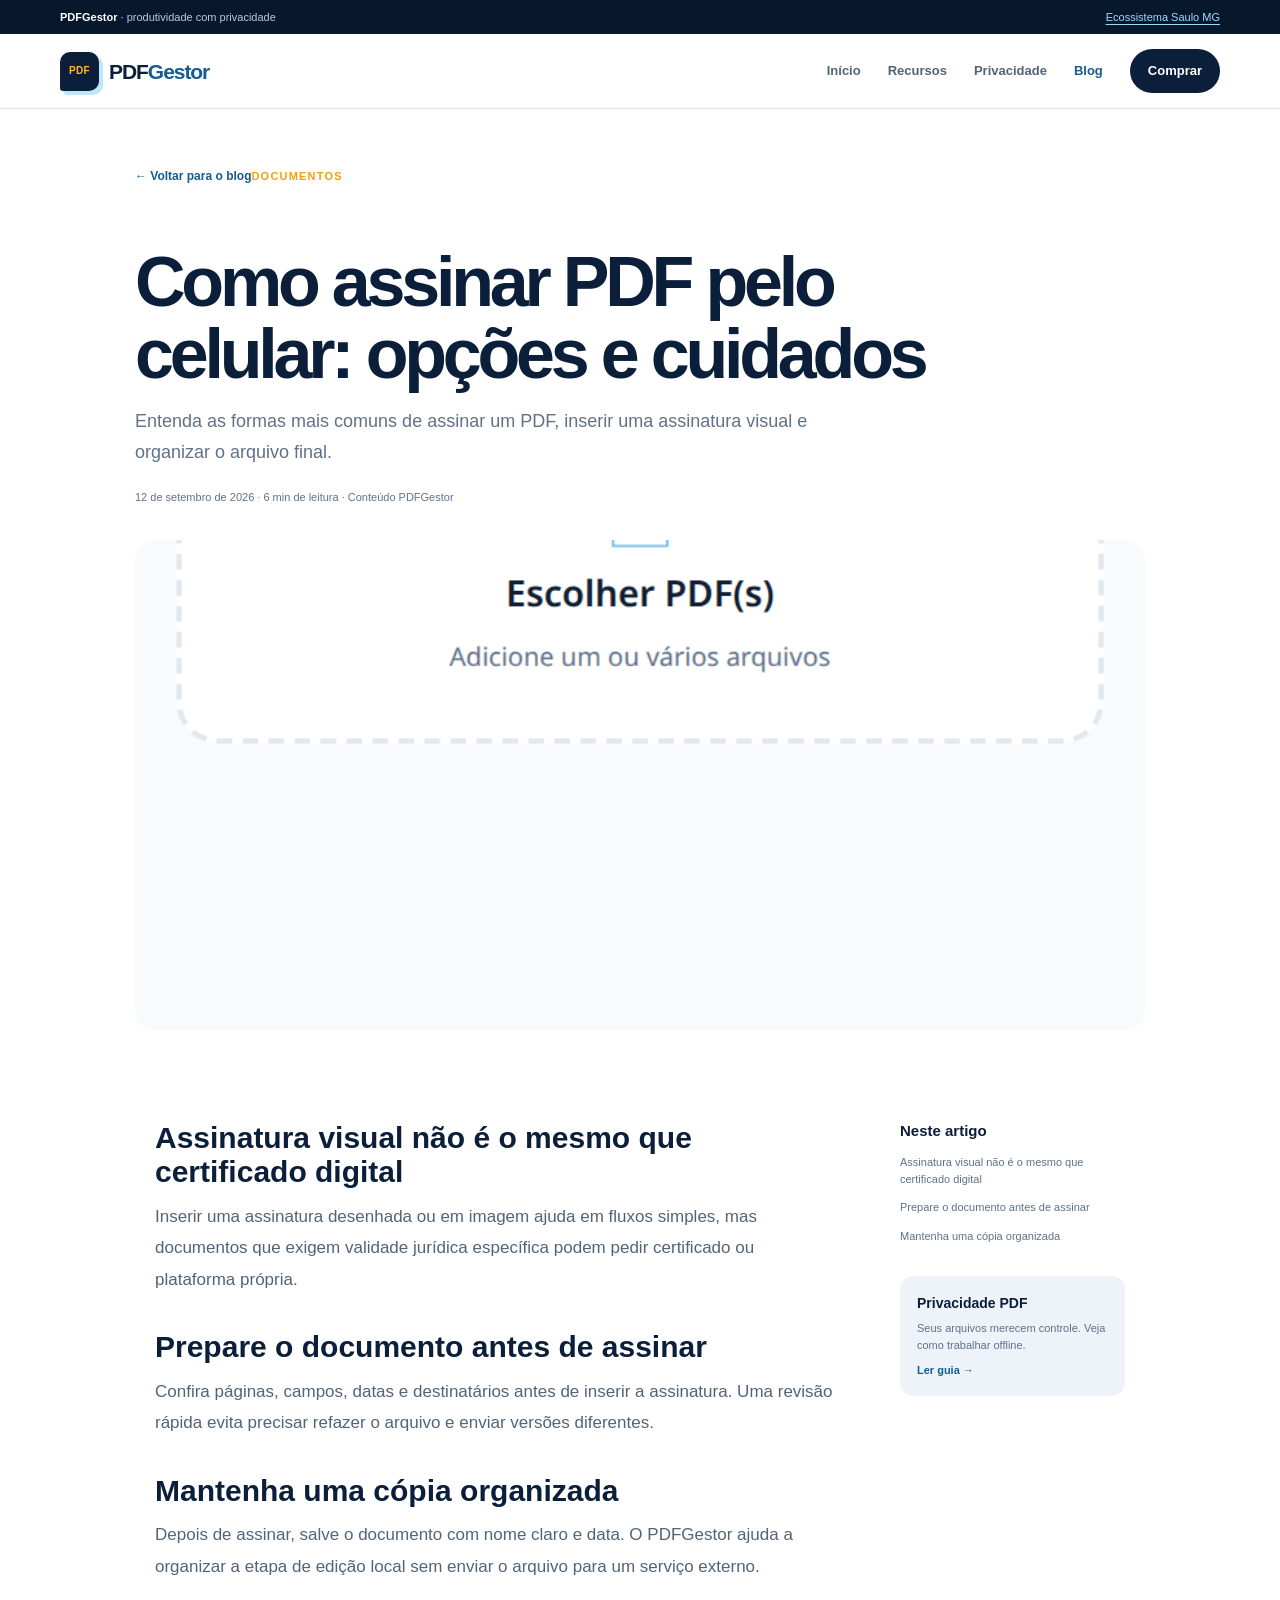
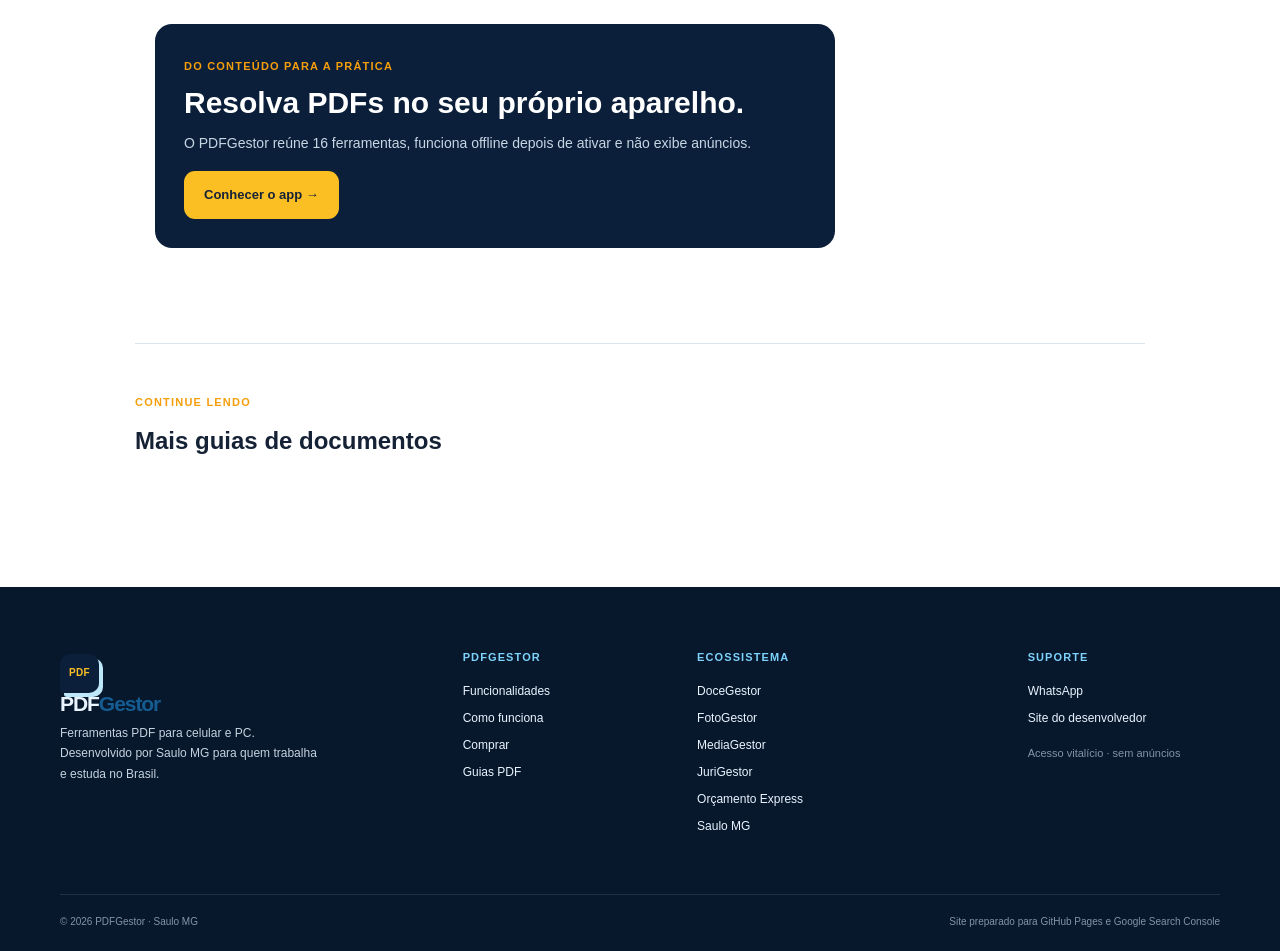
<file: blog/como-assinar-pdf-digitalmente/index.html>
<!doctype html><html lang="pt-BR"><head><meta charset="utf-8"><meta name="viewport" content="width=device-width, initial-scale=1"><meta name="theme-color" content="#0b1f3a"><meta name="robots" content="index,follow"><meta name="author" content="Saulo MG"><meta name="keywords" content="ferramentas PDF, editor PDF, unir PDF, separar PDF, comprimir PDF, assinar PDF, PDF offline, PDFGestor"><title>Como assinar PDF pelo celular: opções e cuidados | PDFGestor</title><meta name="description" content="Entenda as formas mais comuns de assinar um PDF, inserir uma assinatura visual e organizar o arquivo final."><link rel="canonical" href="https://pdfgestor.github.io/blog/como-assinar-pdf-digitalmente/"><meta property="og:type" content="article"><meta property="og:title" content="Como assinar PDF pelo celular: opções e cuidados | PDFGestor"><meta property="og:description" content="Entenda as formas mais comuns de assinar um PDF, inserir uma assinatura visual e organizar o arquivo final."><meta property="og:url" content="https://pdfgestor.github.io/blog/como-assinar-pdf-digitalmente/"><meta property="og:image" content="https://pdfgestor.github.io/assets/print-marca.png"><meta name="twitter:card" content="summary_large_image"><link rel="icon" href="/assets/pdfgestor-icon.png"><link rel="stylesheet" href="/styles.css"><script type="application/ld+json">{"@context":"https://schema.org","@type":"BlogPosting","headline":"Como assinar PDF pelo celular: opções e cuidados","description":"Entenda as formas mais comuns de assinar um PDF, inserir uma assinatura visual e organizar o arquivo final.","datePublished":"2026-09-12","dateModified":"2026-09-12","author":{"@type":"Person","name":"Saulo MG","url":"https://saulomgg.github.io/"},"publisher":{"@type":"Organization","name":"PDFGestor","url":"https://pdfgestor.github.io"},"image":"https://pdfgestor.github.io/assets/print-marca.png","mainEntityOfPage":"https://pdfgestor.github.io/blog/como-assinar-pdf-digitalmente/","keywords":"como assinar pdf pelo celular, assinatura em pdf, assinar documento pdf"}</script></head><body><div class="topline"><div class="wrap topbar"><span><b>PDFGestor</b> · produtividade com privacidade</span><span><a href="https://saulomgg.github.io/">Ecossistema Saulo MG</a></span></div></div><header class="site-header"><div class="wrap nav-wrap"><a class="brand" href="/"><span class="brand-icon">PDF</span><span>PDF<span>Gestor</span></span></a><button class="menu-toggle" aria-label="Abrir menu" aria-expanded="false">☰</button><nav class="nav-links"><a class="" href="/">Início</a><a href="/#painel">Recursos</a><a href="/#privacidade">Privacidade</a><a class="active" href="/blog/">Blog</a><a class="nav-cta" href="https://www.mercadolivre.com.br/pdfgestor-softwareapp-editar-pdf-unir-separar-comprimir/up/MLBU4770696024?pdp_filters=item_id=MLB7431730914" target="_blank" rel="noopener">Comprar</a></nav></div></header><main><article class="article"><div class="wrap article-wrap"><a class="back" href="/blog/">← Voltar para o blog</a><span class="section-tag">Documentos</span><h1>Como assinar PDF pelo celular: opções e cuidados</h1><p class="article-lead">Entenda as formas mais comuns de assinar um PDF, inserir uma assinatura visual e organizar o arquivo final.</p><div class="article-meta">12 de setembro de 2026 · 6 min de leitura · Conteúdo PDFGestor</div><img class="article-cover" src="/assets/print-marca.png" alt="Como assinar PDF pelo celular: opções e cuidados"><div class="article-layout"><div class="article-body"><section id="assinatura-visual-não-é-o-mesmo-que-certificado-digital"><h2>Assinatura visual não é o mesmo que certificado digital</h2><p>Inserir uma assinatura desenhada ou em imagem ajuda em fluxos simples, mas documentos que exigem validade jurídica específica podem pedir certificado ou plataforma própria.</p></section><section id="prepare-o-documento-antes-de-assinar"><h2>Prepare o documento antes de assinar</h2><p>Confira páginas, campos, datas e destinatários antes de inserir a assinatura. Uma revisão rápida evita precisar refazer o arquivo e enviar versões diferentes.</p></section><section id="mantenha-uma-cópia-organizada"><h2>Mantenha uma cópia organizada</h2><p>Depois de assinar, salve o documento com nome claro e data. O PDFGestor ajuda a organizar a etapa de edição local sem enviar o arquivo para um serviço externo.</p></section><aside class="article-callout"><span class="section-tag">Do conteúdo para a prática</span><h2>Resolva PDFs no seu próprio aparelho.</h2><p>O PDFGestor reúne 16 ferramentas, funciona offline depois de ativar e não exibe anúncios.</p><a class="button button-gold" href="/#comprar">Conhecer o app →</a></aside></div><aside class="article-side"><strong>Neste artigo</strong><a href="#assinatura-visual-não-é-o-mesmo-que-certificado-digital">Assinatura visual não é o mesmo que certificado digital</a><a href="#prepare-o-documento-antes-de-assinar">Prepare o documento antes de assinar</a><a href="#mantenha-uma-cópia-organizada">Mantenha uma cópia organizada</a><div class="side-box"><b>Privacidade PDF</b><span>Seus arquivos merecem controle. Veja como trabalhar offline.</span><a href="/blog/pdf-offline-privacidade-documentos/">Ler guia →</a></div></aside></div><section class="related"><span class="section-tag">Continue lendo</span><h2>Mais guias de documentos</h2><div class="related-grid"></div></section></div></article></main><footer><div class="wrap footer-grid"><div><a class="brand footer-brand" href="/"><span class="brand-icon">PDF</span><span>PDF<span>Gestor</span></span></a><p>Ferramentas PDF para celular e PC. Desenvolvido por Saulo MG para quem trabalha e estuda no Brasil.</p></div><div><h3>PDFGestor</h3><a href="/#painel">Funcionalidades</a><a href="/#como-funciona">Como funciona</a><a href="/#comprar">Comprar</a><a href="/blog/">Guias PDF</a></div><div><h3>Ecossistema</h3><a href="https://docegestor.github.io/" target="_blank" rel="noopener">DoceGestor</a><a href="https://fotogestor.github.io/" target="_blank" rel="noopener">FotoGestor</a><a href="https://mediagestor.github.io/" target="_blank" rel="noopener">MediaGestor</a><a href="https://jurigestor.github.io/" target="_blank" rel="noopener">JuriGestor</a><a href="https://orcamentoexpress.github.io/" target="_blank" rel="noopener">Orçamento Express</a><a href="https://saulomgg.github.io/" target="_blank" rel="noopener">Saulo MG</a></div><div><h3>Suporte</h3><a href="https://wa.me/5522988195993?text=Ol%C3%A1!%20Preciso%20de%20suporte%20com%20o%20PDFGestor" target="_blank" rel="noopener">WhatsApp</a><a href="https://saulomgg.github.io/" target="_blank" rel="noopener">Site do desenvolvedor</a><span class="muted">Acesso vitalício · sem anúncios</span></div></div><div class="wrap footer-bottom"><span>© 2026 PDFGestor · Saulo MG</span><span>Site preparado para GitHub Pages e Google Search Console</span></div></footer><script src="/script.js" defer></script></body></html>
</file>
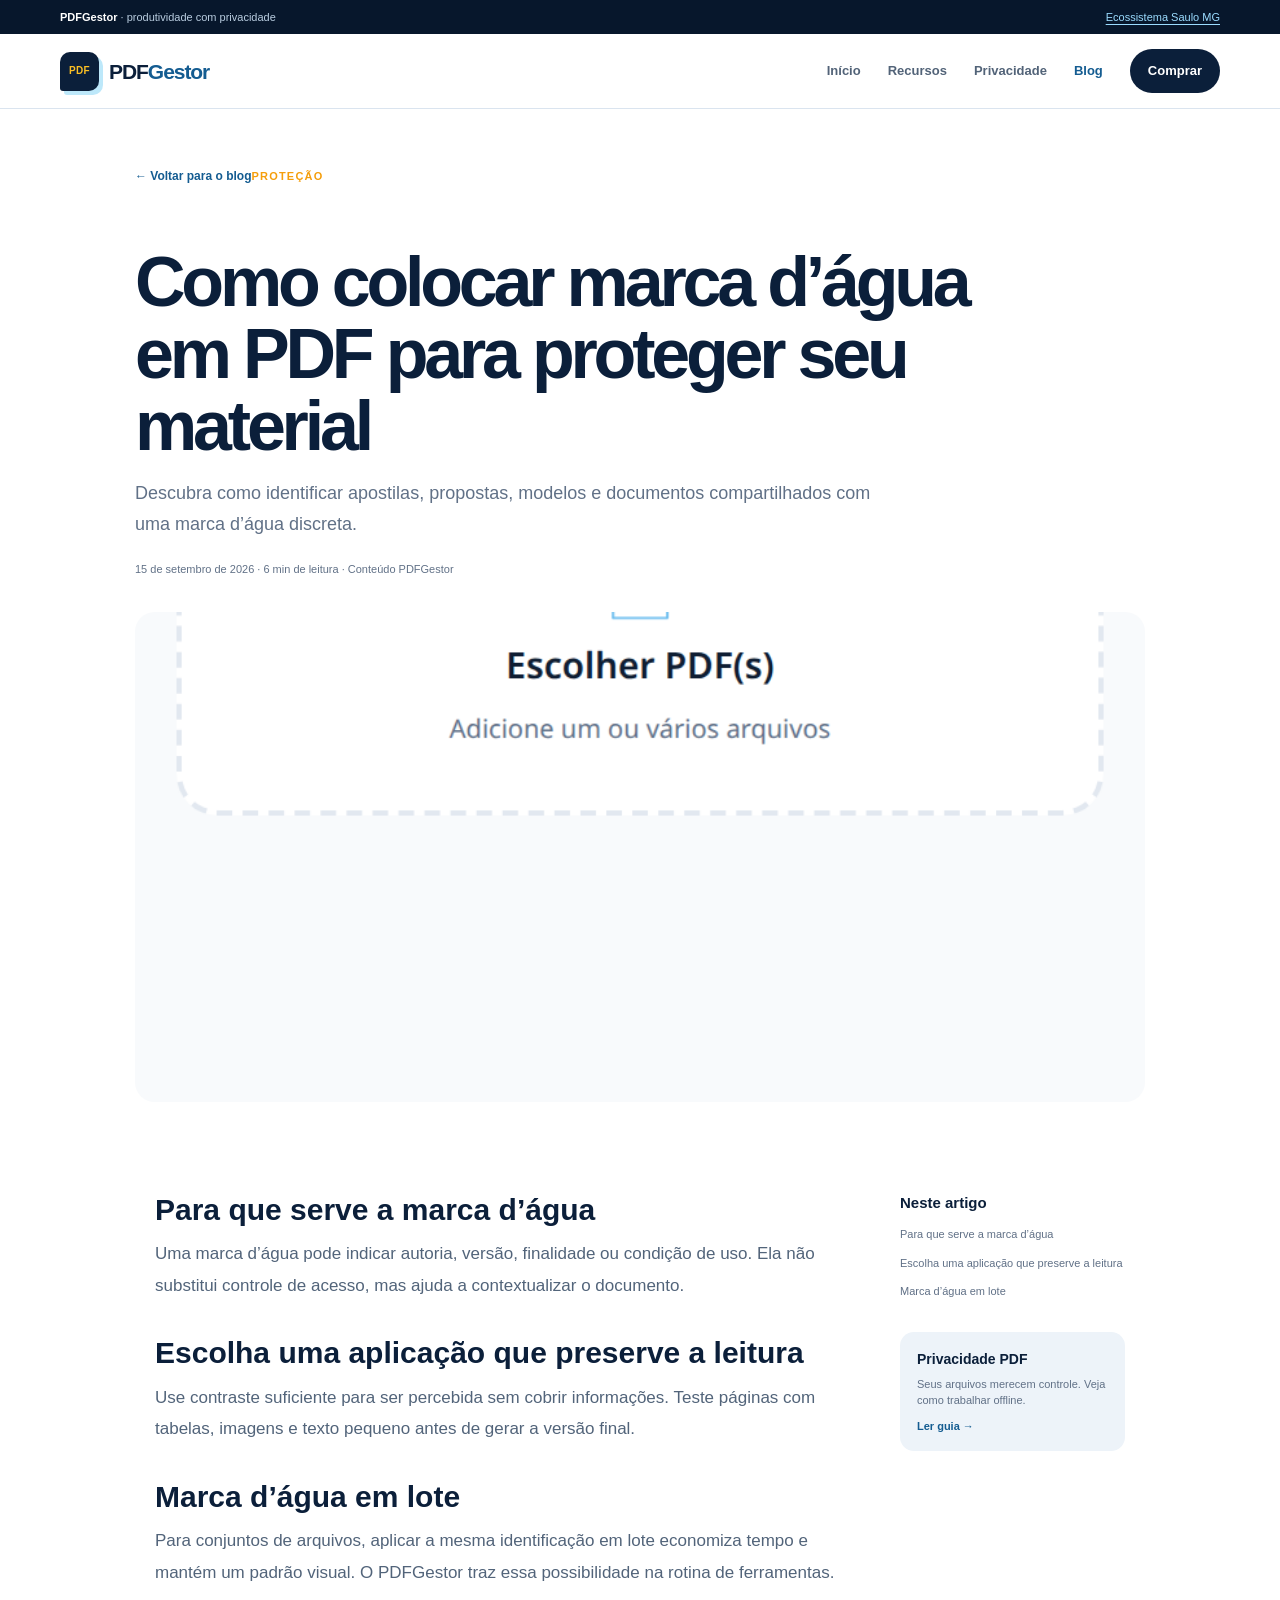
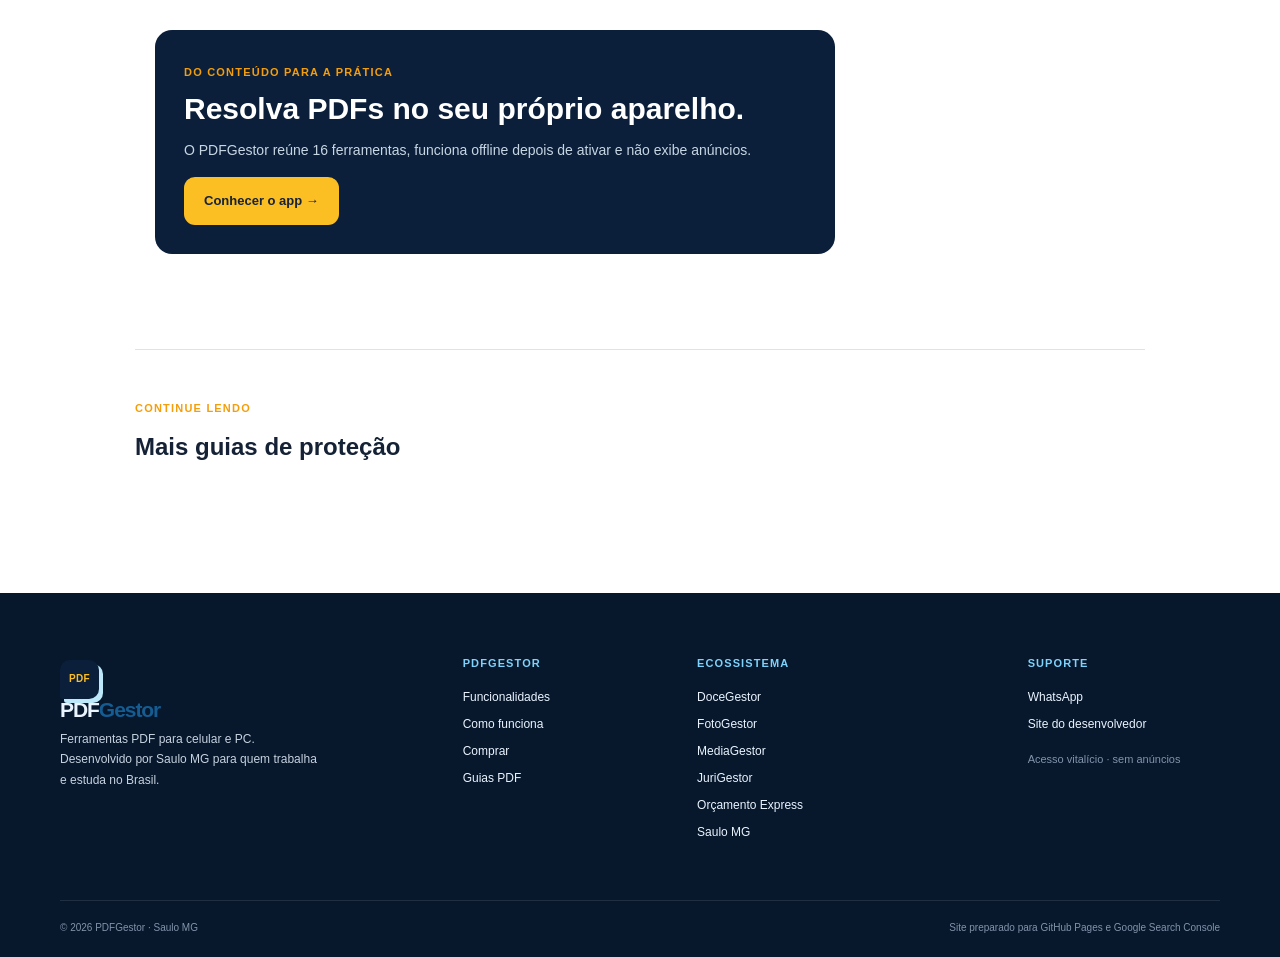
<file: blog/como-colocar-marca-dagua-em-pdf/index.html>
<!doctype html><html lang="pt-BR"><head><meta charset="utf-8"><meta name="viewport" content="width=device-width, initial-scale=1"><meta name="theme-color" content="#0b1f3a"><meta name="robots" content="index,follow"><meta name="author" content="Saulo MG"><meta name="keywords" content="ferramentas PDF, editor PDF, unir PDF, separar PDF, comprimir PDF, assinar PDF, PDF offline, PDFGestor"><title>Como colocar marca d’água em PDF para proteger seu material | PDFGestor</title><meta name="description" content="Descubra como identificar apostilas, propostas, modelos e documentos compartilhados com uma marca d’água discreta."><link rel="canonical" href="https://pdfgestor.github.io/blog/como-colocar-marca-dagua-em-pdf/"><meta property="og:type" content="article"><meta property="og:title" content="Como colocar marca d’água em PDF para proteger seu material | PDFGestor"><meta property="og:description" content="Descubra como identificar apostilas, propostas, modelos e documentos compartilhados com uma marca d’água discreta."><meta property="og:url" content="https://pdfgestor.github.io/blog/como-colocar-marca-dagua-em-pdf/"><meta property="og:image" content="https://pdfgestor.github.io/assets/print-marca.png"><meta name="twitter:card" content="summary_large_image"><link rel="icon" href="/assets/pdfgestor-icon.png"><link rel="stylesheet" href="/styles.css"><script type="application/ld+json">{"@context":"https://schema.org","@type":"BlogPosting","headline":"Como colocar marca d’água em PDF para proteger seu material","description":"Descubra como identificar apostilas, propostas, modelos e documentos compartilhados com uma marca d’água discreta.","datePublished":"2026-09-15","dateModified":"2026-09-15","author":{"@type":"Person","name":"Saulo MG","url":"https://saulomgg.github.io/"},"publisher":{"@type":"Organization","name":"PDFGestor","url":"https://pdfgestor.github.io"},"image":"https://pdfgestor.github.io/assets/print-marca.png","mainEntityOfPage":"https://pdfgestor.github.io/blog/como-colocar-marca-dagua-em-pdf/","keywords":"marca d'água pdf, como proteger pdf, marca dágua em documento"}</script></head><body><div class="topline"><div class="wrap topbar"><span><b>PDFGestor</b> · produtividade com privacidade</span><span><a href="https://saulomgg.github.io/">Ecossistema Saulo MG</a></span></div></div><header class="site-header"><div class="wrap nav-wrap"><a class="brand" href="/"><span class="brand-icon">PDF</span><span>PDF<span>Gestor</span></span></a><button class="menu-toggle" aria-label="Abrir menu" aria-expanded="false">☰</button><nav class="nav-links"><a class="" href="/">Início</a><a href="/#painel">Recursos</a><a href="/#privacidade">Privacidade</a><a class="active" href="/blog/">Blog</a><a class="nav-cta" href="https://www.mercadolivre.com.br/pdfgestor-softwareapp-editar-pdf-unir-separar-comprimir/up/MLBU4770696024?pdp_filters=item_id=MLB7431730914" target="_blank" rel="noopener">Comprar</a></nav></div></header><main><article class="article"><div class="wrap article-wrap"><a class="back" href="/blog/">← Voltar para o blog</a><span class="section-tag">Proteção</span><h1>Como colocar marca d’água em PDF para proteger seu material</h1><p class="article-lead">Descubra como identificar apostilas, propostas, modelos e documentos compartilhados com uma marca d’água discreta.</p><div class="article-meta">15 de setembro de 2026 · 6 min de leitura · Conteúdo PDFGestor</div><img class="article-cover" src="/assets/print-marca.png" alt="Como colocar marca d’água em PDF para proteger seu material"><div class="article-layout"><div class="article-body"><section id="para-que-serve-a-marca-d’água"><h2>Para que serve a marca d’água</h2><p>Uma marca d’água pode indicar autoria, versão, finalidade ou condição de uso. Ela não substitui controle de acesso, mas ajuda a contextualizar o documento.</p></section><section id="escolha-uma-aplicação-que-preserve-a-leitura"><h2>Escolha uma aplicação que preserve a leitura</h2><p>Use contraste suficiente para ser percebida sem cobrir informações. Teste páginas com tabelas, imagens e texto pequeno antes de gerar a versão final.</p></section><section id="marca-d’água-em-lote"><h2>Marca d’água em lote</h2><p>Para conjuntos de arquivos, aplicar a mesma identificação em lote economiza tempo e mantém um padrão visual. O PDFGestor traz essa possibilidade na rotina de ferramentas.</p></section><aside class="article-callout"><span class="section-tag">Do conteúdo para a prática</span><h2>Resolva PDFs no seu próprio aparelho.</h2><p>O PDFGestor reúne 16 ferramentas, funciona offline depois de ativar e não exibe anúncios.</p><a class="button button-gold" href="/#comprar">Conhecer o app →</a></aside></div><aside class="article-side"><strong>Neste artigo</strong><a href="#para-que-serve-a-marca-d’água">Para que serve a marca d’água</a><a href="#escolha-uma-aplicação-que-preserve-a-leitura">Escolha uma aplicação que preserve a leitura</a><a href="#marca-d’água-em-lote">Marca d’água em lote</a><div class="side-box"><b>Privacidade PDF</b><span>Seus arquivos merecem controle. Veja como trabalhar offline.</span><a href="/blog/pdf-offline-privacidade-documentos/">Ler guia →</a></div></aside></div><section class="related"><span class="section-tag">Continue lendo</span><h2>Mais guias de proteção</h2><div class="related-grid"></div></section></div></article></main><footer><div class="wrap footer-grid"><div><a class="brand footer-brand" href="/"><span class="brand-icon">PDF</span><span>PDF<span>Gestor</span></span></a><p>Ferramentas PDF para celular e PC. Desenvolvido por Saulo MG para quem trabalha e estuda no Brasil.</p></div><div><h3>PDFGestor</h3><a href="/#painel">Funcionalidades</a><a href="/#como-funciona">Como funciona</a><a href="/#comprar">Comprar</a><a href="/blog/">Guias PDF</a></div><div><h3>Ecossistema</h3><a href="https://docegestor.github.io/" target="_blank" rel="noopener">DoceGestor</a><a href="https://fotogestor.github.io/" target="_blank" rel="noopener">FotoGestor</a><a href="https://mediagestor.github.io/" target="_blank" rel="noopener">MediaGestor</a><a href="https://jurigestor.github.io/" target="_blank" rel="noopener">JuriGestor</a><a href="https://orcamentoexpress.github.io/" target="_blank" rel="noopener">Orçamento Express</a><a href="https://saulomgg.github.io/" target="_blank" rel="noopener">Saulo MG</a></div><div><h3>Suporte</h3><a href="https://wa.me/5522988195993?text=Ol%C3%A1!%20Preciso%20de%20suporte%20com%20o%20PDFGestor" target="_blank" rel="noopener">WhatsApp</a><a href="https://saulomgg.github.io/" target="_blank" rel="noopener">Site do desenvolvedor</a><span class="muted">Acesso vitalício · sem anúncios</span></div></div><div class="wrap footer-bottom"><span>© 2026 PDFGestor · Saulo MG</span><span>Site preparado para GitHub Pages e Google Search Console</span></div></footer><script src="/script.js" defer></script></body></html>
</file>
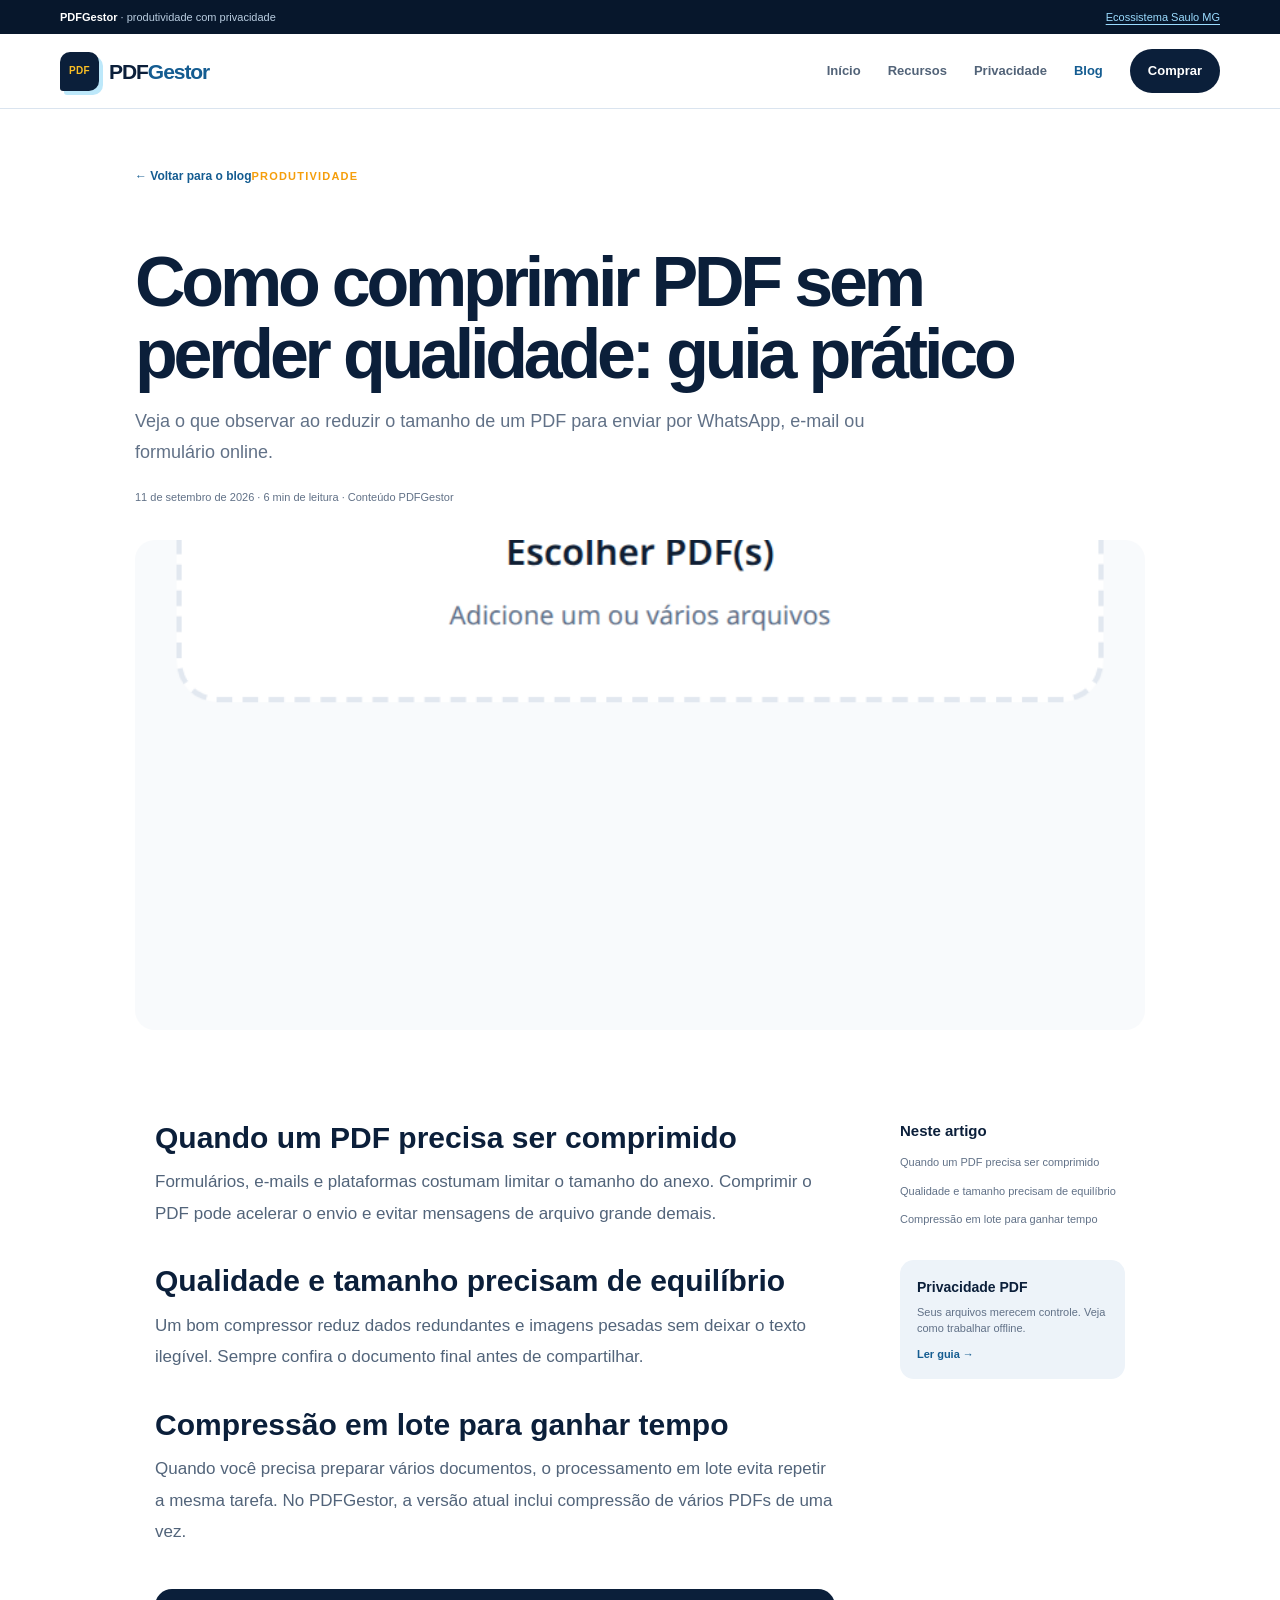
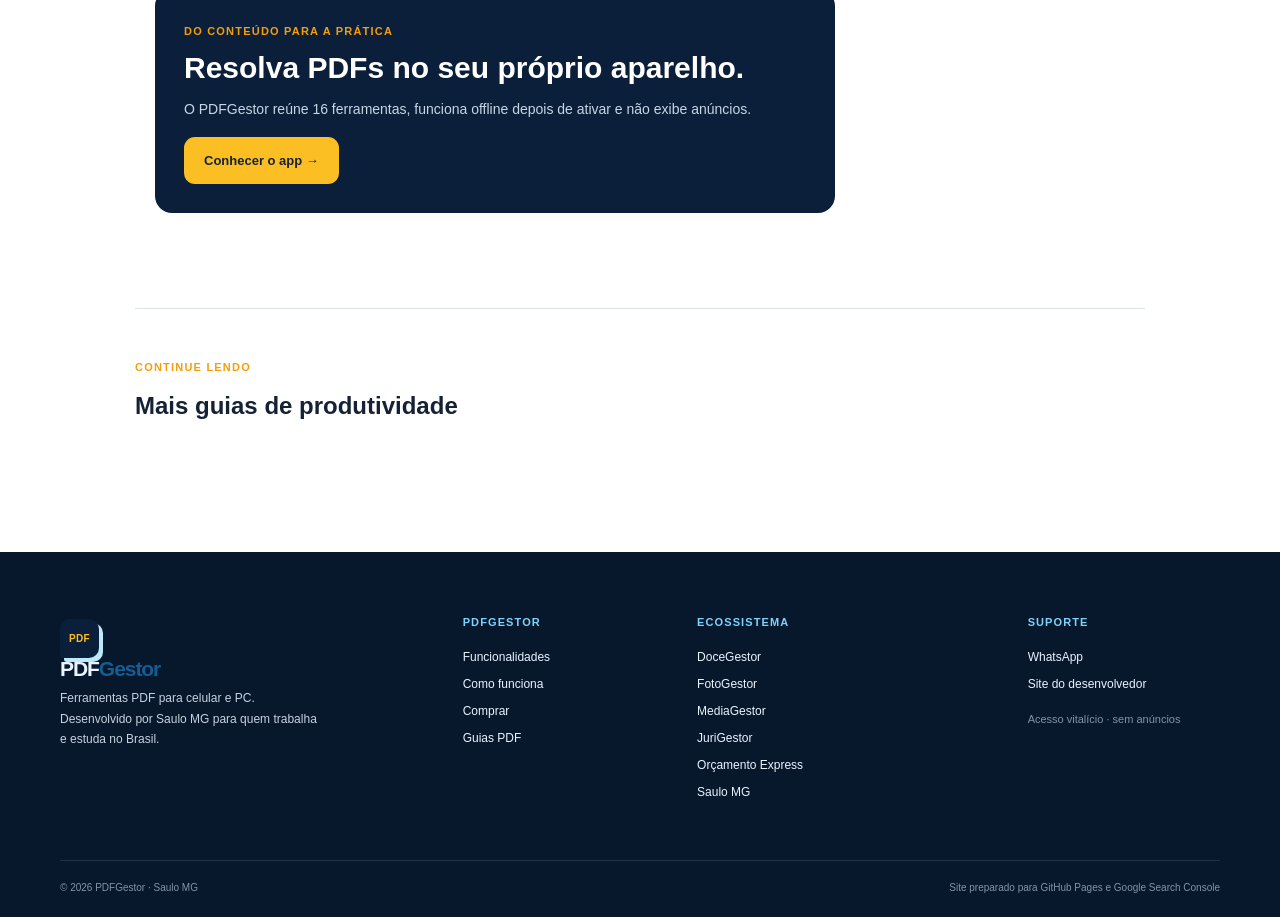
<file: blog/como-comprimir-pdf-sem-perder-qualidade/index.html>
<!doctype html><html lang="pt-BR"><head><meta charset="utf-8"><meta name="viewport" content="width=device-width, initial-scale=1"><meta name="theme-color" content="#0b1f3a"><meta name="robots" content="index,follow"><meta name="author" content="Saulo MG"><meta name="keywords" content="ferramentas PDF, editor PDF, unir PDF, separar PDF, comprimir PDF, assinar PDF, PDF offline, PDFGestor"><title>Como comprimir PDF sem perder qualidade: guia prático | PDFGestor</title><meta name="description" content="Veja o que observar ao reduzir o tamanho de um PDF para enviar por WhatsApp, e-mail ou formulário online."><link rel="canonical" href="https://pdfgestor.github.io/blog/como-comprimir-pdf-sem-perder-qualidade/"><meta property="og:type" content="article"><meta property="og:title" content="Como comprimir PDF sem perder qualidade: guia prático | PDFGestor"><meta property="og:description" content="Veja o que observar ao reduzir o tamanho de um PDF para enviar por WhatsApp, e-mail ou formulário online."><meta property="og:url" content="https://pdfgestor.github.io/blog/como-comprimir-pdf-sem-perder-qualidade/"><meta property="og:image" content="https://pdfgestor.github.io/assets/print-comprimir.png"><meta name="twitter:card" content="summary_large_image"><link rel="icon" href="/assets/pdfgestor-icon.png"><link rel="stylesheet" href="/styles.css"><script type="application/ld+json">{"@context":"https://schema.org","@type":"BlogPosting","headline":"Como comprimir PDF sem perder qualidade: guia prático","description":"Veja o que observar ao reduzir o tamanho de um PDF para enviar por WhatsApp, e-mail ou formulário online.","datePublished":"2026-09-11","dateModified":"2026-09-11","author":{"@type":"Person","name":"Saulo MG","url":"https://saulomgg.github.io/"},"publisher":{"@type":"Organization","name":"PDFGestor","url":"https://pdfgestor.github.io"},"image":"https://pdfgestor.github.io/assets/print-comprimir.png","mainEntityOfPage":"https://pdfgestor.github.io/blog/como-comprimir-pdf-sem-perder-qualidade/","keywords":"comprimir pdf, reduzir tamanho pdf, diminuir pdf sem perder qualidade"}</script></head><body><div class="topline"><div class="wrap topbar"><span><b>PDFGestor</b> · produtividade com privacidade</span><span><a href="https://saulomgg.github.io/">Ecossistema Saulo MG</a></span></div></div><header class="site-header"><div class="wrap nav-wrap"><a class="brand" href="/"><span class="brand-icon">PDF</span><span>PDF<span>Gestor</span></span></a><button class="menu-toggle" aria-label="Abrir menu" aria-expanded="false">☰</button><nav class="nav-links"><a class="" href="/">Início</a><a href="/#painel">Recursos</a><a href="/#privacidade">Privacidade</a><a class="active" href="/blog/">Blog</a><a class="nav-cta" href="https://www.mercadolivre.com.br/pdfgestor-softwareapp-editar-pdf-unir-separar-comprimir/up/MLBU4770696024?pdp_filters=item_id=MLB7431730914" target="_blank" rel="noopener">Comprar</a></nav></div></header><main><article class="article"><div class="wrap article-wrap"><a class="back" href="/blog/">← Voltar para o blog</a><span class="section-tag">Produtividade</span><h1>Como comprimir PDF sem perder qualidade: guia prático</h1><p class="article-lead">Veja o que observar ao reduzir o tamanho de um PDF para enviar por WhatsApp, e-mail ou formulário online.</p><div class="article-meta">11 de setembro de 2026 · 6 min de leitura · Conteúdo PDFGestor</div><img class="article-cover" src="/assets/print-comprimir.png" alt="Como comprimir PDF sem perder qualidade: guia prático"><div class="article-layout"><div class="article-body"><section id="quando-um-pdf-precisa-ser-comprimido"><h2>Quando um PDF precisa ser comprimido</h2><p>Formulários, e-mails e plataformas costumam limitar o tamanho do anexo. Comprimir o PDF pode acelerar o envio e evitar mensagens de arquivo grande demais.</p></section><section id="qualidade-e-tamanho-precisam-de-equilíbrio"><h2>Qualidade e tamanho precisam de equilíbrio</h2><p>Um bom compressor reduz dados redundantes e imagens pesadas sem deixar o texto ilegível. Sempre confira o documento final antes de compartilhar.</p></section><section id="compressão-em-lote-para-ganhar-tempo"><h2>Compressão em lote para ganhar tempo</h2><p>Quando você precisa preparar vários documentos, o processamento em lote evita repetir a mesma tarefa. No PDFGestor, a versão atual inclui compressão de vários PDFs de uma vez.</p></section><aside class="article-callout"><span class="section-tag">Do conteúdo para a prática</span><h2>Resolva PDFs no seu próprio aparelho.</h2><p>O PDFGestor reúne 16 ferramentas, funciona offline depois de ativar e não exibe anúncios.</p><a class="button button-gold" href="/#comprar">Conhecer o app →</a></aside></div><aside class="article-side"><strong>Neste artigo</strong><a href="#quando-um-pdf-precisa-ser-comprimido">Quando um PDF precisa ser comprimido</a><a href="#qualidade-e-tamanho-precisam-de-equilíbrio">Qualidade e tamanho precisam de equilíbrio</a><a href="#compressão-em-lote-para-ganhar-tempo">Compressão em lote para ganhar tempo</a><div class="side-box"><b>Privacidade PDF</b><span>Seus arquivos merecem controle. Veja como trabalhar offline.</span><a href="/blog/pdf-offline-privacidade-documentos/">Ler guia →</a></div></aside></div><section class="related"><span class="section-tag">Continue lendo</span><h2>Mais guias de produtividade</h2><div class="related-grid"></div></section></div></article></main><footer><div class="wrap footer-grid"><div><a class="brand footer-brand" href="/"><span class="brand-icon">PDF</span><span>PDF<span>Gestor</span></span></a><p>Ferramentas PDF para celular e PC. Desenvolvido por Saulo MG para quem trabalha e estuda no Brasil.</p></div><div><h3>PDFGestor</h3><a href="/#painel">Funcionalidades</a><a href="/#como-funciona">Como funciona</a><a href="/#comprar">Comprar</a><a href="/blog/">Guias PDF</a></div><div><h3>Ecossistema</h3><a href="https://docegestor.github.io/" target="_blank" rel="noopener">DoceGestor</a><a href="https://fotogestor.github.io/" target="_blank" rel="noopener">FotoGestor</a><a href="https://mediagestor.github.io/" target="_blank" rel="noopener">MediaGestor</a><a href="https://jurigestor.github.io/" target="_blank" rel="noopener">JuriGestor</a><a href="https://orcamentoexpress.github.io/" target="_blank" rel="noopener">Orçamento Express</a><a href="https://saulomgg.github.io/" target="_blank" rel="noopener">Saulo MG</a></div><div><h3>Suporte</h3><a href="https://wa.me/5522988195993?text=Ol%C3%A1!%20Preciso%20de%20suporte%20com%20o%20PDFGestor" target="_blank" rel="noopener">WhatsApp</a><a href="https://saulomgg.github.io/" target="_blank" rel="noopener">Site do desenvolvedor</a><span class="muted">Acesso vitalício · sem anúncios</span></div></div><div class="wrap footer-bottom"><span>© 2026 PDFGestor · Saulo MG</span><span>Site preparado para GitHub Pages e Google Search Console</span></div></footer><script src="/script.js" defer></script></body></html>
</file>
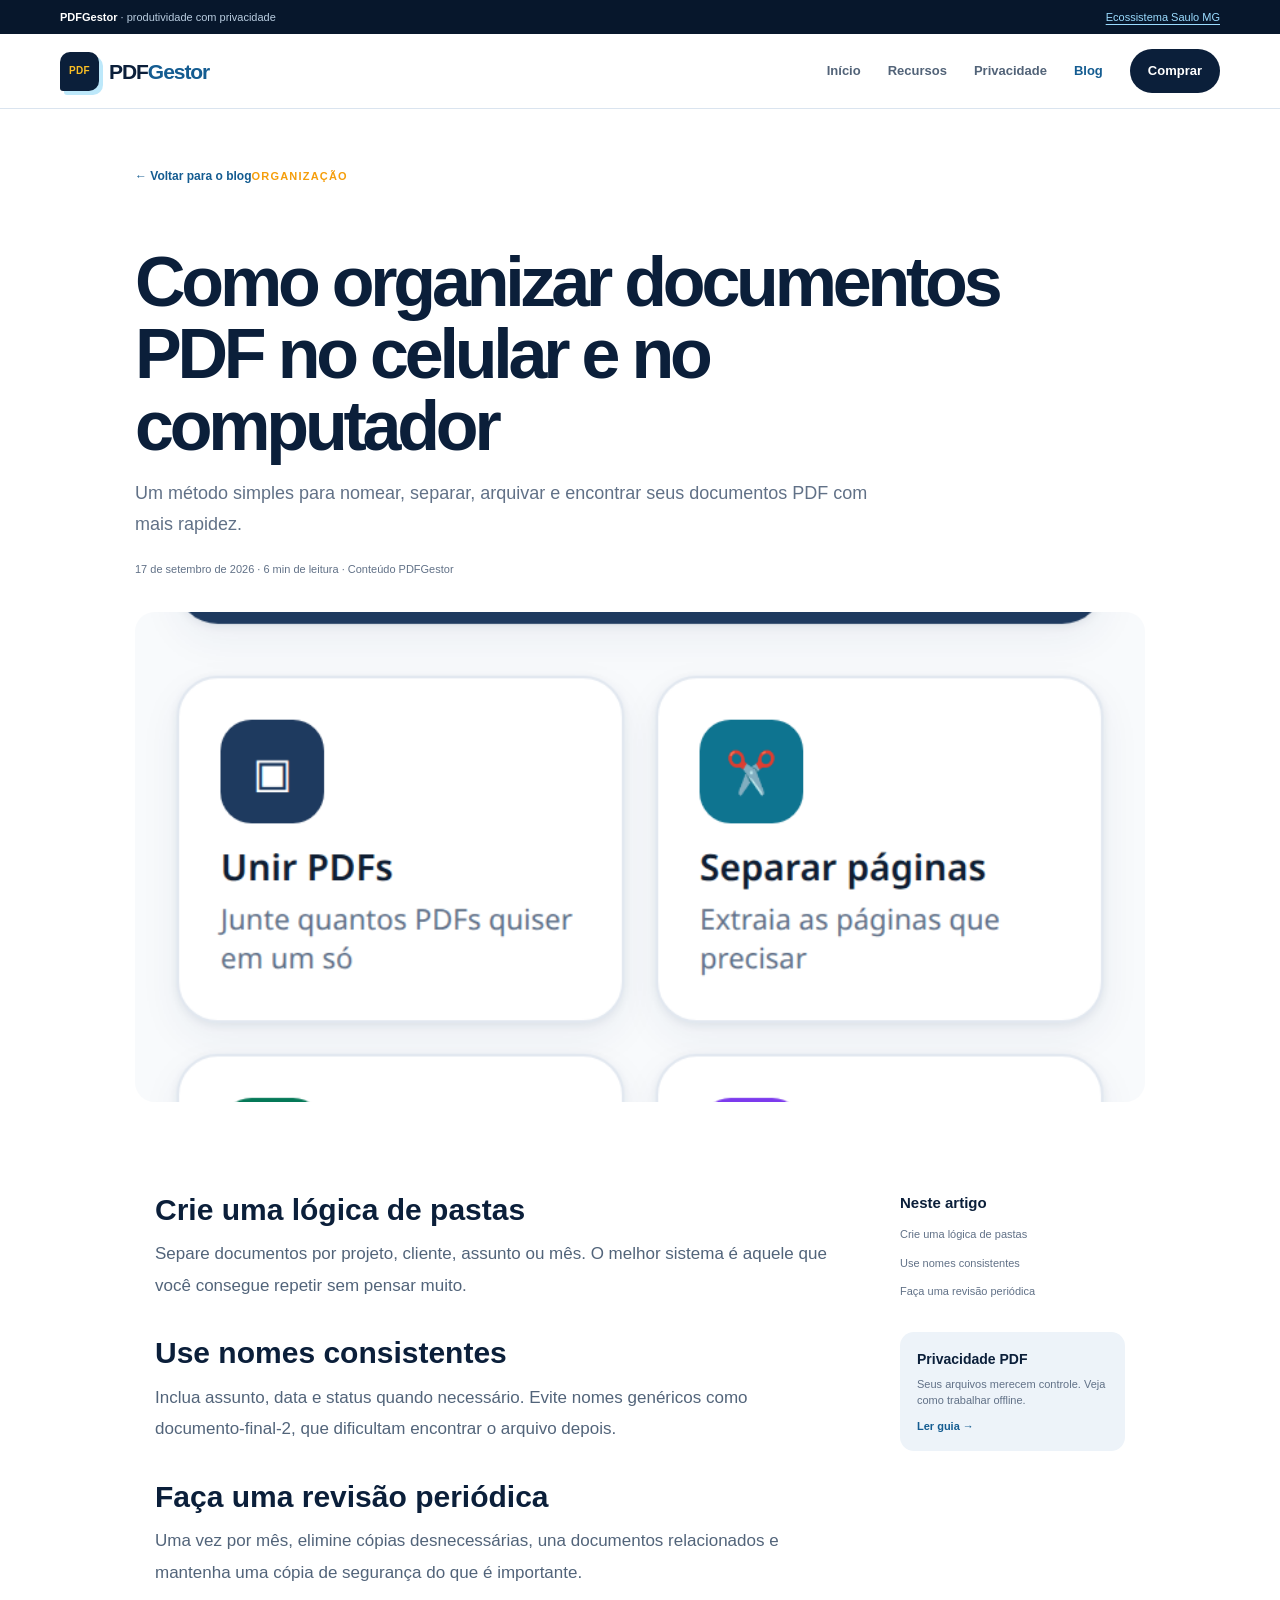
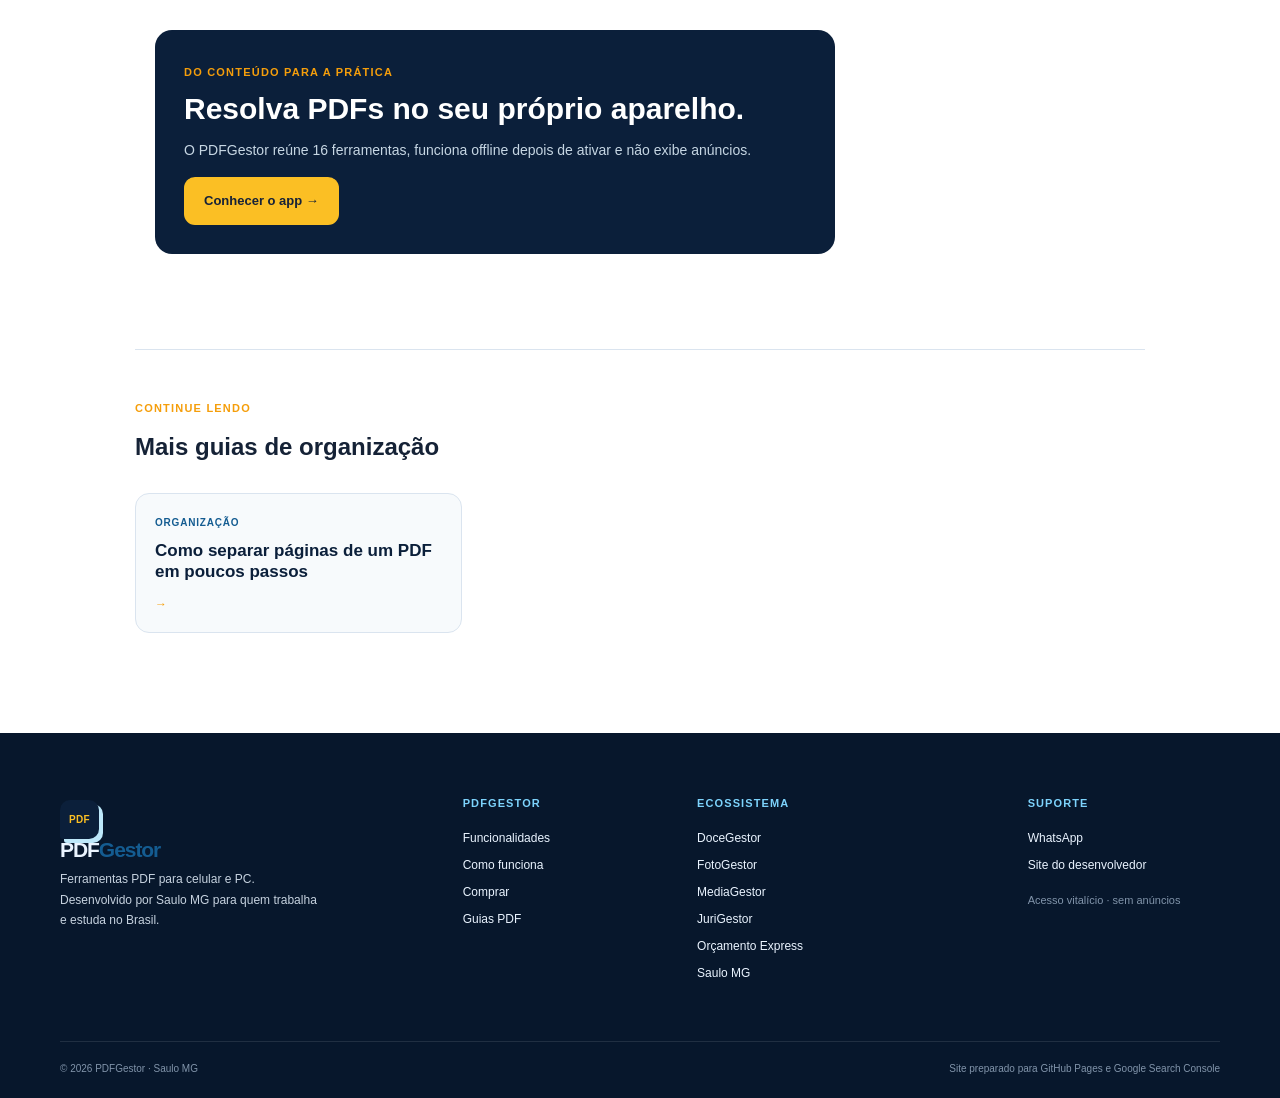
<file: blog/como-organizar-documentos-pdf/index.html>
<!doctype html><html lang="pt-BR"><head><meta charset="utf-8"><meta name="viewport" content="width=device-width, initial-scale=1"><meta name="theme-color" content="#0b1f3a"><meta name="robots" content="index,follow"><meta name="author" content="Saulo MG"><meta name="keywords" content="ferramentas PDF, editor PDF, unir PDF, separar PDF, comprimir PDF, assinar PDF, PDF offline, PDFGestor"><title>Como organizar documentos PDF no celular e no computador | PDFGestor</title><meta name="description" content="Um método simples para nomear, separar, arquivar e encontrar seus documentos PDF com mais rapidez."><link rel="canonical" href="https://pdfgestor.github.io/blog/como-organizar-documentos-pdf/"><meta property="og:type" content="article"><meta property="og:title" content="Como organizar documentos PDF no celular e no computador | PDFGestor"><meta property="og:description" content="Um método simples para nomear, separar, arquivar e encontrar seus documentos PDF com mais rapidez."><meta property="og:url" content="https://pdfgestor.github.io/blog/como-organizar-documentos-pdf/"><meta property="og:image" content="https://pdfgestor.github.io/assets/print-home.png"><meta name="twitter:card" content="summary_large_image"><link rel="icon" href="/assets/pdfgestor-icon.png"><link rel="stylesheet" href="/styles.css"><script type="application/ld+json">{"@context":"https://schema.org","@type":"BlogPosting","headline":"Como organizar documentos PDF no celular e no computador","description":"Um método simples para nomear, separar, arquivar e encontrar seus documentos PDF com mais rapidez.","datePublished":"2026-09-17","dateModified":"2026-09-17","author":{"@type":"Person","name":"Saulo MG","url":"https://saulomgg.github.io/"},"publisher":{"@type":"Organization","name":"PDFGestor","url":"https://pdfgestor.github.io"},"image":"https://pdfgestor.github.io/assets/print-home.png","mainEntityOfPage":"https://pdfgestor.github.io/blog/como-organizar-documentos-pdf/","keywords":"organizar documentos pdf, arquivar pdf, gestão de arquivos pdf"}</script></head><body><div class="topline"><div class="wrap topbar"><span><b>PDFGestor</b> · produtividade com privacidade</span><span><a href="https://saulomgg.github.io/">Ecossistema Saulo MG</a></span></div></div><header class="site-header"><div class="wrap nav-wrap"><a class="brand" href="/"><span class="brand-icon">PDF</span><span>PDF<span>Gestor</span></span></a><button class="menu-toggle" aria-label="Abrir menu" aria-expanded="false">☰</button><nav class="nav-links"><a class="" href="/">Início</a><a href="/#painel">Recursos</a><a href="/#privacidade">Privacidade</a><a class="active" href="/blog/">Blog</a><a class="nav-cta" href="https://www.mercadolivre.com.br/pdfgestor-softwareapp-editar-pdf-unir-separar-comprimir/up/MLBU4770696024?pdp_filters=item_id=MLB7431730914" target="_blank" rel="noopener">Comprar</a></nav></div></header><main><article class="article"><div class="wrap article-wrap"><a class="back" href="/blog/">← Voltar para o blog</a><span class="section-tag">Organização</span><h1>Como organizar documentos PDF no celular e no computador</h1><p class="article-lead">Um método simples para nomear, separar, arquivar e encontrar seus documentos PDF com mais rapidez.</p><div class="article-meta">17 de setembro de 2026 · 6 min de leitura · Conteúdo PDFGestor</div><img class="article-cover" src="/assets/print-home.png" alt="Como organizar documentos PDF no celular e no computador"><div class="article-layout"><div class="article-body"><section id="crie-uma-lógica-de-pastas"><h2>Crie uma lógica de pastas</h2><p>Separe documentos por projeto, cliente, assunto ou mês. O melhor sistema é aquele que você consegue repetir sem pensar muito.</p></section><section id="use-nomes-consistentes"><h2>Use nomes consistentes</h2><p>Inclua assunto, data e status quando necessário. Evite nomes genéricos como documento-final-2, que dificultam encontrar o arquivo depois.</p></section><section id="faça-uma-revisão-periódica"><h2>Faça uma revisão periódica</h2><p>Uma vez por mês, elimine cópias desnecessárias, una documentos relacionados e mantenha uma cópia de segurança do que é importante.</p></section><aside class="article-callout"><span class="section-tag">Do conteúdo para a prática</span><h2>Resolva PDFs no seu próprio aparelho.</h2><p>O PDFGestor reúne 16 ferramentas, funciona offline depois de ativar e não exibe anúncios.</p><a class="button button-gold" href="/#comprar">Conhecer o app →</a></aside></div><aside class="article-side"><strong>Neste artigo</strong><a href="#crie-uma-lógica-de-pastas">Crie uma lógica de pastas</a><a href="#use-nomes-consistentes">Use nomes consistentes</a><a href="#faça-uma-revisão-periódica">Faça uma revisão periódica</a><div class="side-box"><b>Privacidade PDF</b><span>Seus arquivos merecem controle. Veja como trabalhar offline.</span><a href="/blog/pdf-offline-privacidade-documentos/">Ler guia →</a></div></aside></div><section class="related"><span class="section-tag">Continue lendo</span><h2>Mais guias de organização</h2><div class="related-grid"><a href="/blog/como-separar-paginas-de-um-pdf/"><span>Organização</span><h3>Como separar páginas de um PDF em poucos passos</h3><b>→</b></a></div></section></div></article></main><footer><div class="wrap footer-grid"><div><a class="brand footer-brand" href="/"><span class="brand-icon">PDF</span><span>PDF<span>Gestor</span></span></a><p>Ferramentas PDF para celular e PC. Desenvolvido por Saulo MG para quem trabalha e estuda no Brasil.</p></div><div><h3>PDFGestor</h3><a href="/#painel">Funcionalidades</a><a href="/#como-funciona">Como funciona</a><a href="/#comprar">Comprar</a><a href="/blog/">Guias PDF</a></div><div><h3>Ecossistema</h3><a href="https://docegestor.github.io/" target="_blank" rel="noopener">DoceGestor</a><a href="https://fotogestor.github.io/" target="_blank" rel="noopener">FotoGestor</a><a href="https://mediagestor.github.io/" target="_blank" rel="noopener">MediaGestor</a><a href="https://jurigestor.github.io/" target="_blank" rel="noopener">JuriGestor</a><a href="https://orcamentoexpress.github.io/" target="_blank" rel="noopener">Orçamento Express</a><a href="https://saulomgg.github.io/" target="_blank" rel="noopener">Saulo MG</a></div><div><h3>Suporte</h3><a href="https://wa.me/5522988195993?text=Ol%C3%A1!%20Preciso%20de%20suporte%20com%20o%20PDFGestor" target="_blank" rel="noopener">WhatsApp</a><a href="https://saulomgg.github.io/" target="_blank" rel="noopener">Site do desenvolvedor</a><span class="muted">Acesso vitalício · sem anúncios</span></div></div><div class="wrap footer-bottom"><span>© 2026 PDFGestor · Saulo MG</span><span>Site preparado para GitHub Pages e Google Search Console</span></div></footer><script src="/script.js" defer></script></body></html>
</file>
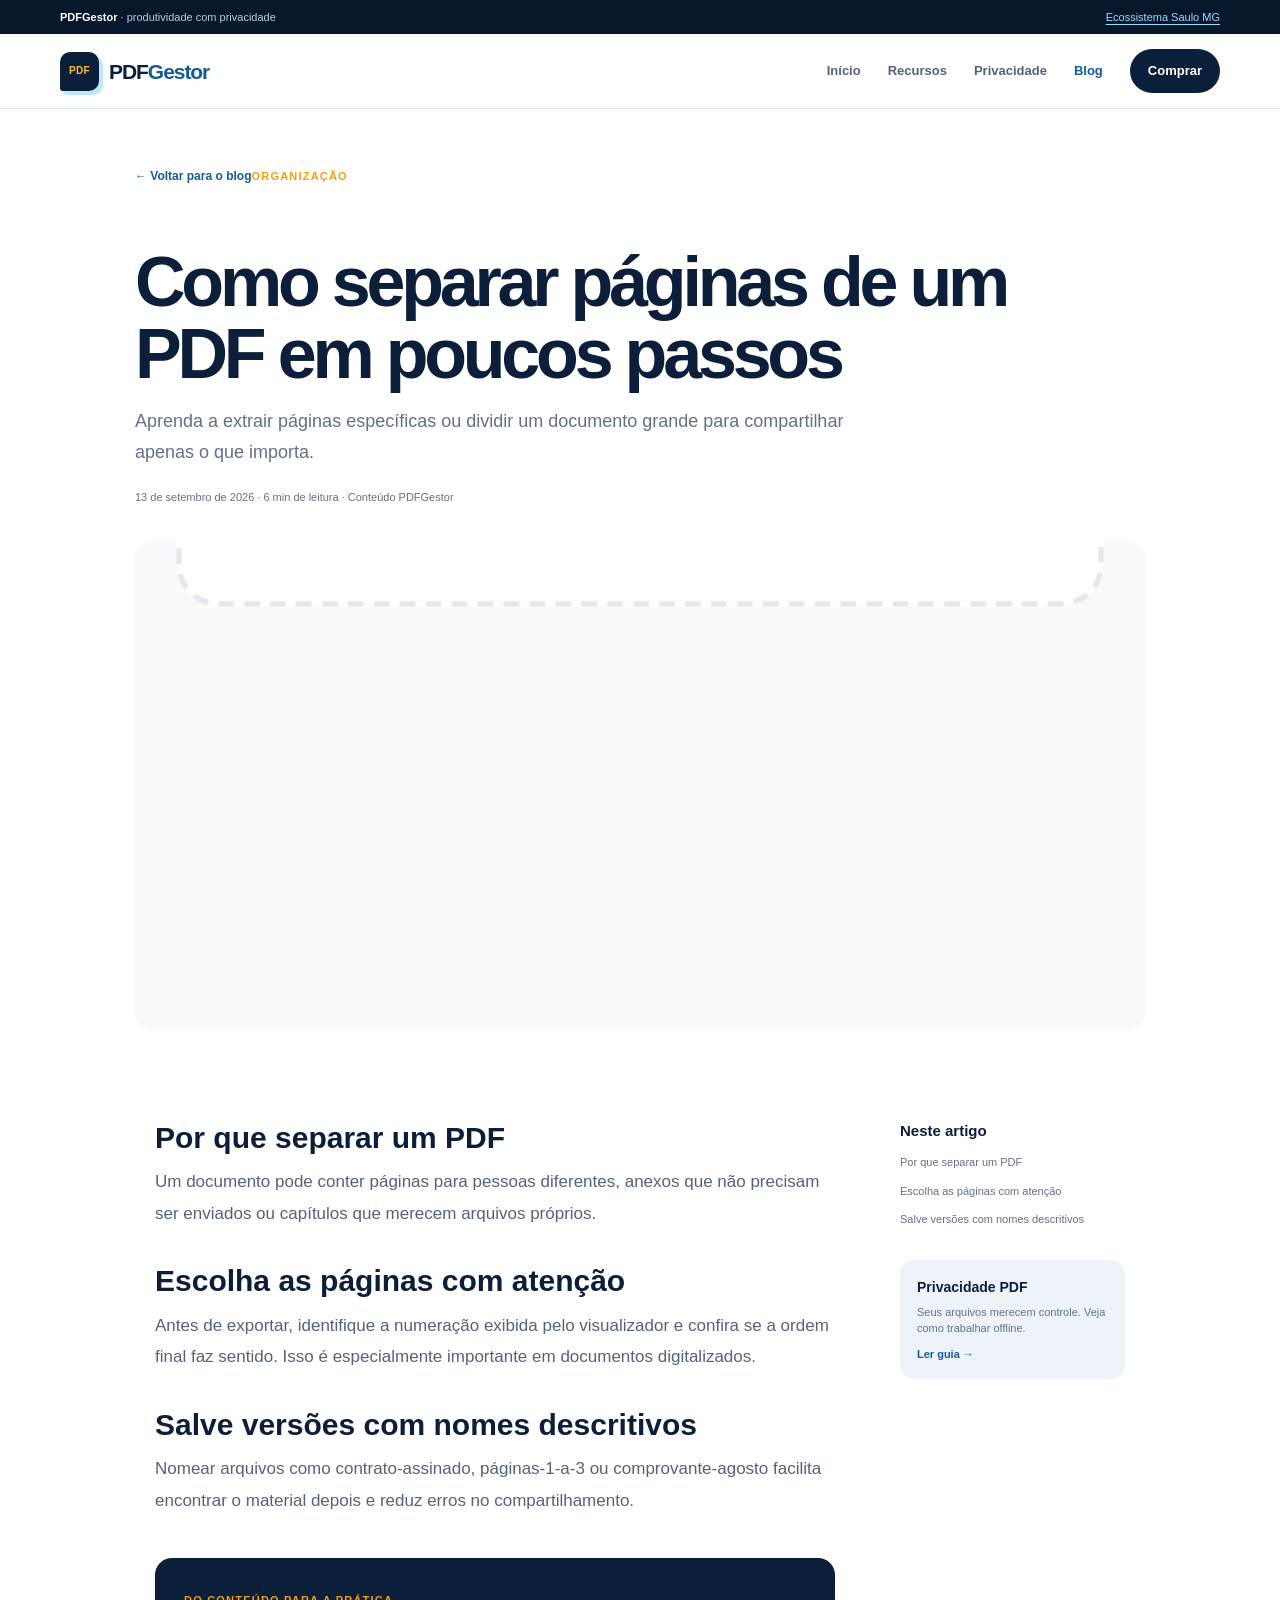
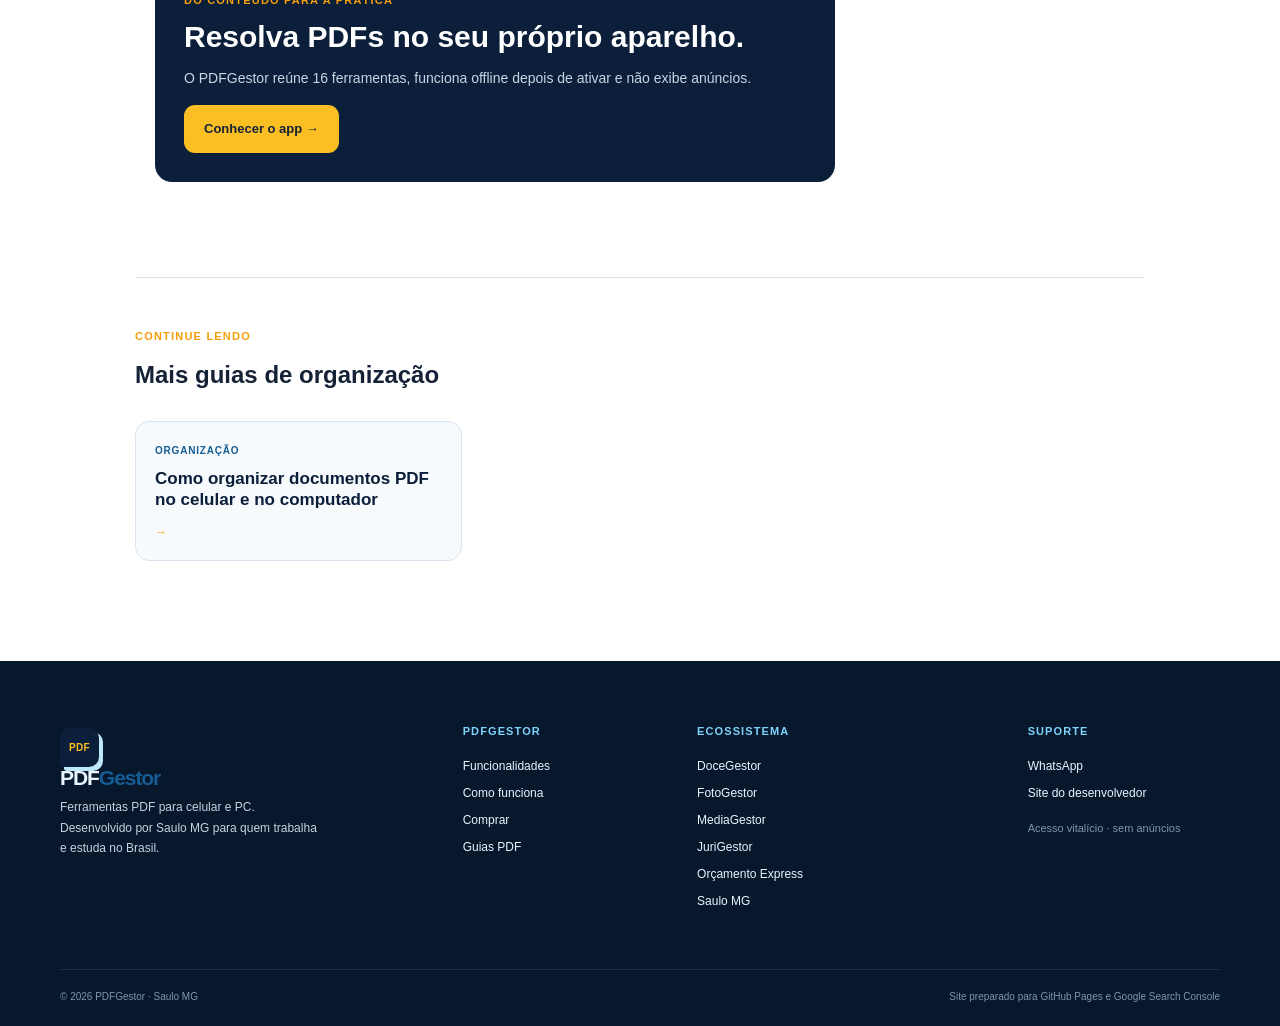
<file: blog/como-separar-paginas-de-um-pdf/index.html>
<!doctype html><html lang="pt-BR"><head><meta charset="utf-8"><meta name="viewport" content="width=device-width, initial-scale=1"><meta name="theme-color" content="#0b1f3a"><meta name="robots" content="index,follow"><meta name="author" content="Saulo MG"><meta name="keywords" content="ferramentas PDF, editor PDF, unir PDF, separar PDF, comprimir PDF, assinar PDF, PDF offline, PDFGestor"><title>Como separar páginas de um PDF em poucos passos | PDFGestor</title><meta name="description" content="Aprenda a extrair páginas específicas ou dividir um documento grande para compartilhar apenas o que importa."><link rel="canonical" href="https://pdfgestor.github.io/blog/como-separar-paginas-de-um-pdf/"><meta property="og:type" content="article"><meta property="og:title" content="Como separar páginas de um PDF em poucos passos | PDFGestor"><meta property="og:description" content="Aprenda a extrair páginas específicas ou dividir um documento grande para compartilhar apenas o que importa."><meta property="og:url" content="https://pdfgestor.github.io/blog/como-separar-paginas-de-um-pdf/"><meta property="og:image" content="https://pdfgestor.github.io/assets/print-separar.png"><meta name="twitter:card" content="summary_large_image"><link rel="icon" href="/assets/pdfgestor-icon.png"><link rel="stylesheet" href="/styles.css"><script type="application/ld+json">{"@context":"https://schema.org","@type":"BlogPosting","headline":"Como separar páginas de um PDF em poucos passos","description":"Aprenda a extrair páginas específicas ou dividir um documento grande para compartilhar apenas o que importa.","datePublished":"2026-09-13","dateModified":"2026-09-13","author":{"@type":"Person","name":"Saulo MG","url":"https://saulomgg.github.io/"},"publisher":{"@type":"Organization","name":"PDFGestor","url":"https://pdfgestor.github.io"},"image":"https://pdfgestor.github.io/assets/print-separar.png","mainEntityOfPage":"https://pdfgestor.github.io/blog/como-separar-paginas-de-um-pdf/","keywords":"separar páginas pdf, extrair páginas pdf, dividir pdf"}</script></head><body><div class="topline"><div class="wrap topbar"><span><b>PDFGestor</b> · produtividade com privacidade</span><span><a href="https://saulomgg.github.io/">Ecossistema Saulo MG</a></span></div></div><header class="site-header"><div class="wrap nav-wrap"><a class="brand" href="/"><span class="brand-icon">PDF</span><span>PDF<span>Gestor</span></span></a><button class="menu-toggle" aria-label="Abrir menu" aria-expanded="false">☰</button><nav class="nav-links"><a class="" href="/">Início</a><a href="/#painel">Recursos</a><a href="/#privacidade">Privacidade</a><a class="active" href="/blog/">Blog</a><a class="nav-cta" href="https://www.mercadolivre.com.br/pdfgestor-softwareapp-editar-pdf-unir-separar-comprimir/up/MLBU4770696024?pdp_filters=item_id=MLB7431730914" target="_blank" rel="noopener">Comprar</a></nav></div></header><main><article class="article"><div class="wrap article-wrap"><a class="back" href="/blog/">← Voltar para o blog</a><span class="section-tag">Organização</span><h1>Como separar páginas de um PDF em poucos passos</h1><p class="article-lead">Aprenda a extrair páginas específicas ou dividir um documento grande para compartilhar apenas o que importa.</p><div class="article-meta">13 de setembro de 2026 · 6 min de leitura · Conteúdo PDFGestor</div><img class="article-cover" src="/assets/print-separar.png" alt="Como separar páginas de um PDF em poucos passos"><div class="article-layout"><div class="article-body"><section id="por-que-separar-um-pdf"><h2>Por que separar um PDF</h2><p>Um documento pode conter páginas para pessoas diferentes, anexos que não precisam ser enviados ou capítulos que merecem arquivos próprios.</p></section><section id="escolha-as-páginas-com-atenção"><h2>Escolha as páginas com atenção</h2><p>Antes de exportar, identifique a numeração exibida pelo visualizador e confira se a ordem final faz sentido. Isso é especialmente importante em documentos digitalizados.</p></section><section id="salve-versões-com-nomes-descritivos"><h2>Salve versões com nomes descritivos</h2><p>Nomear arquivos como contrato-assinado, páginas-1-a-3 ou comprovante-agosto facilita encontrar o material depois e reduz erros no compartilhamento.</p></section><aside class="article-callout"><span class="section-tag">Do conteúdo para a prática</span><h2>Resolva PDFs no seu próprio aparelho.</h2><p>O PDFGestor reúne 16 ferramentas, funciona offline depois de ativar e não exibe anúncios.</p><a class="button button-gold" href="/#comprar">Conhecer o app →</a></aside></div><aside class="article-side"><strong>Neste artigo</strong><a href="#por-que-separar-um-pdf">Por que separar um PDF</a><a href="#escolha-as-páginas-com-atenção">Escolha as páginas com atenção</a><a href="#salve-versões-com-nomes-descritivos">Salve versões com nomes descritivos</a><div class="side-box"><b>Privacidade PDF</b><span>Seus arquivos merecem controle. Veja como trabalhar offline.</span><a href="/blog/pdf-offline-privacidade-documentos/">Ler guia →</a></div></aside></div><section class="related"><span class="section-tag">Continue lendo</span><h2>Mais guias de organização</h2><div class="related-grid"><a href="/blog/como-organizar-documentos-pdf/"><span>Organização</span><h3>Como organizar documentos PDF no celular e no computador</h3><b>→</b></a></div></section></div></article></main><footer><div class="wrap footer-grid"><div><a class="brand footer-brand" href="/"><span class="brand-icon">PDF</span><span>PDF<span>Gestor</span></span></a><p>Ferramentas PDF para celular e PC. Desenvolvido por Saulo MG para quem trabalha e estuda no Brasil.</p></div><div><h3>PDFGestor</h3><a href="/#painel">Funcionalidades</a><a href="/#como-funciona">Como funciona</a><a href="/#comprar">Comprar</a><a href="/blog/">Guias PDF</a></div><div><h3>Ecossistema</h3><a href="https://docegestor.github.io/" target="_blank" rel="noopener">DoceGestor</a><a href="https://fotogestor.github.io/" target="_blank" rel="noopener">FotoGestor</a><a href="https://mediagestor.github.io/" target="_blank" rel="noopener">MediaGestor</a><a href="https://jurigestor.github.io/" target="_blank" rel="noopener">JuriGestor</a><a href="https://orcamentoexpress.github.io/" target="_blank" rel="noopener">Orçamento Express</a><a href="https://saulomgg.github.io/" target="_blank" rel="noopener">Saulo MG</a></div><div><h3>Suporte</h3><a href="https://wa.me/5522988195993?text=Ol%C3%A1!%20Preciso%20de%20suporte%20com%20o%20PDFGestor" target="_blank" rel="noopener">WhatsApp</a><a href="https://saulomgg.github.io/" target="_blank" rel="noopener">Site do desenvolvedor</a><span class="muted">Acesso vitalício · sem anúncios</span></div></div><div class="wrap footer-bottom"><span>© 2026 PDFGestor · Saulo MG</span><span>Site preparado para GitHub Pages e Google Search Console</span></div></footer><script src="/script.js" defer></script></body></html>
</file>
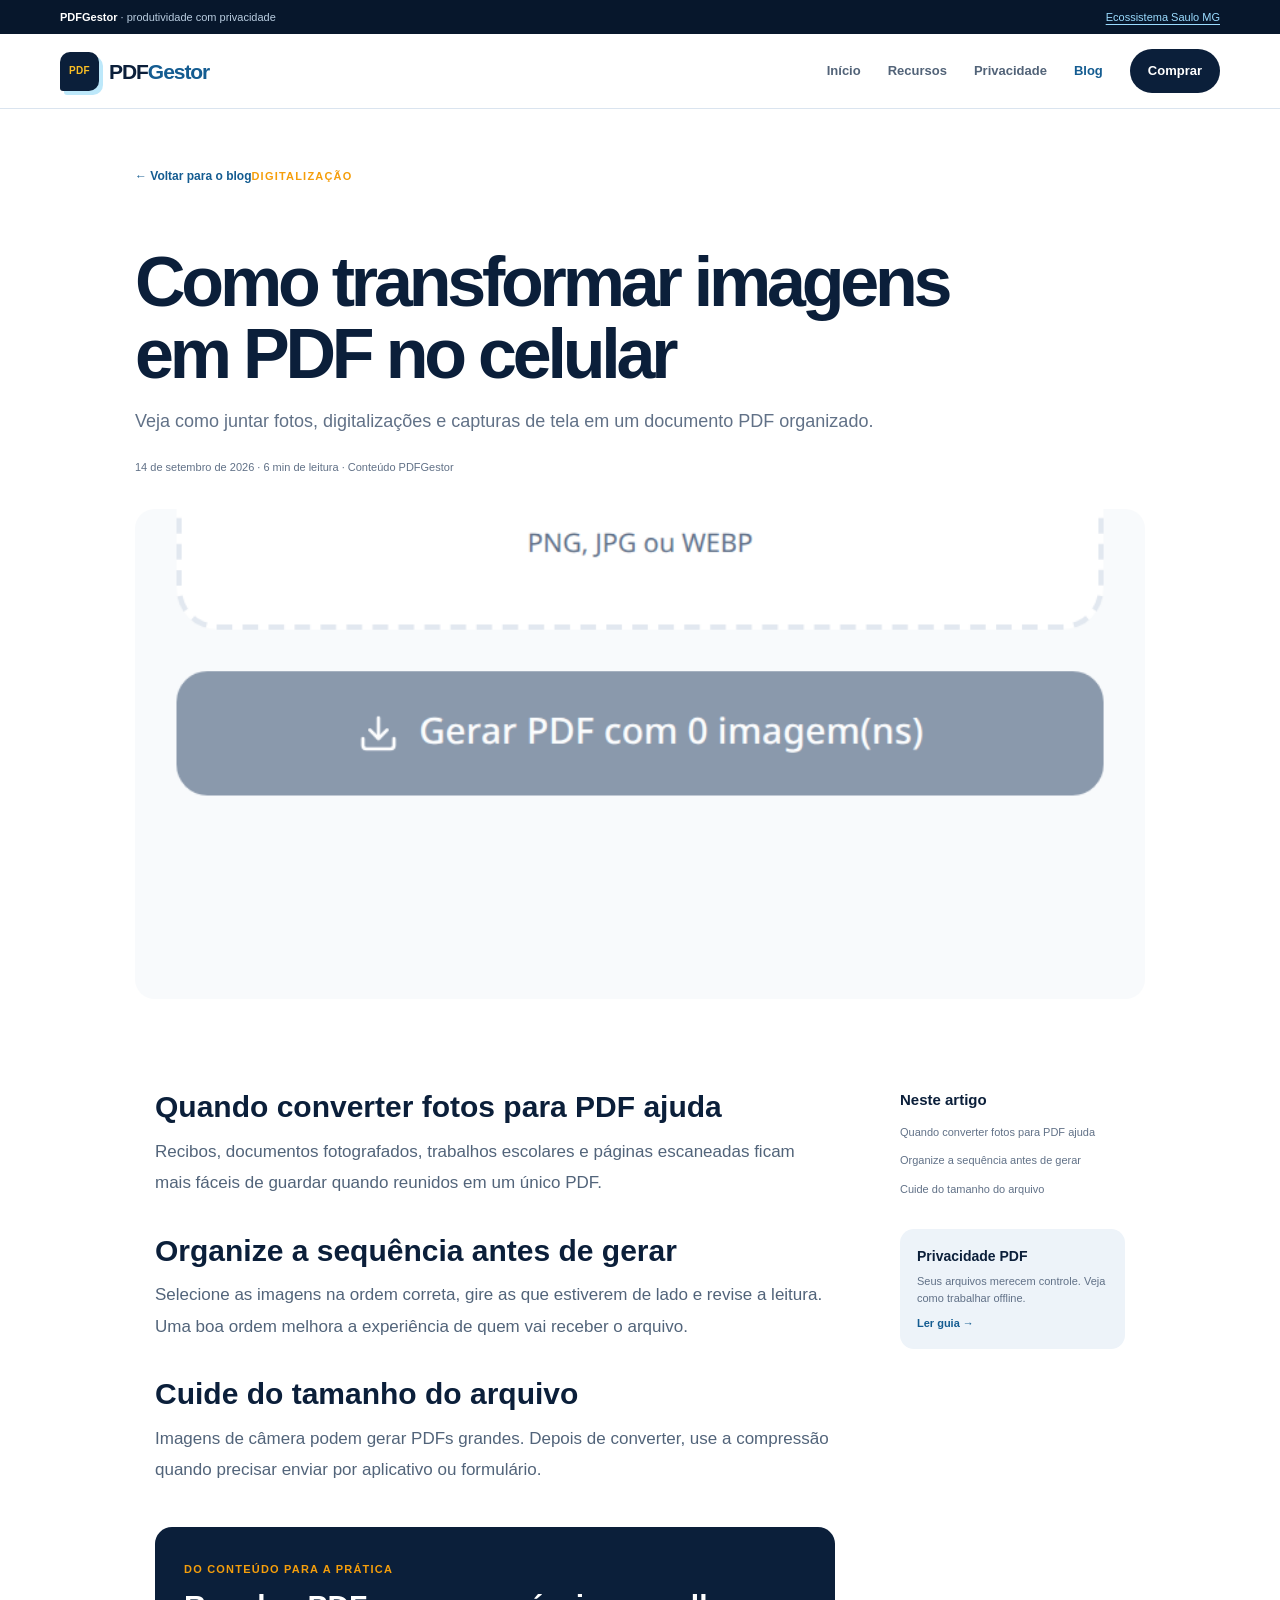
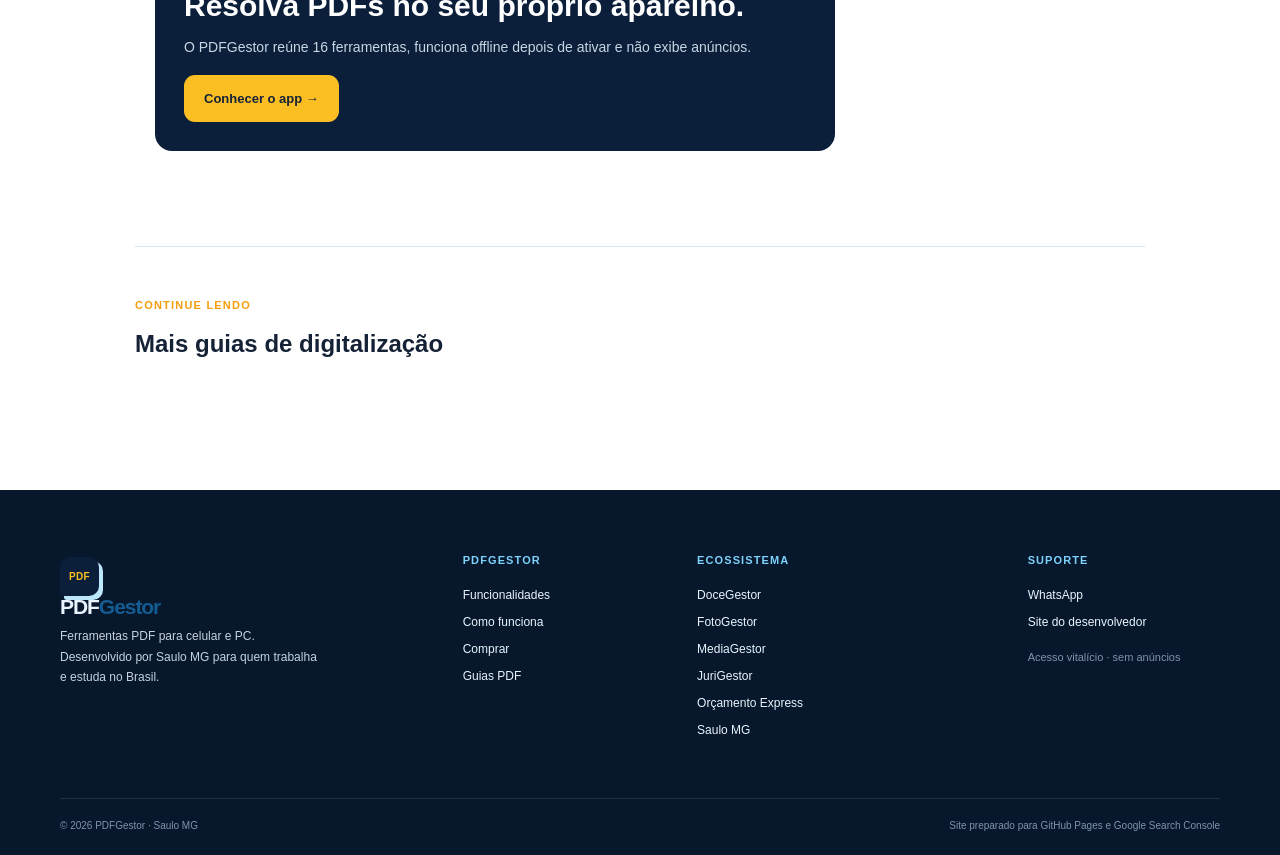
<file: blog/como-transformar-imagens-em-pdf/index.html>
<!doctype html><html lang="pt-BR"><head><meta charset="utf-8"><meta name="viewport" content="width=device-width, initial-scale=1"><meta name="theme-color" content="#0b1f3a"><meta name="robots" content="index,follow"><meta name="author" content="Saulo MG"><meta name="keywords" content="ferramentas PDF, editor PDF, unir PDF, separar PDF, comprimir PDF, assinar PDF, PDF offline, PDFGestor"><title>Como transformar imagens em PDF no celular | PDFGestor</title><meta name="description" content="Veja como juntar fotos, digitalizações e capturas de tela em um documento PDF organizado."><link rel="canonical" href="https://pdfgestor.github.io/blog/como-transformar-imagens-em-pdf/"><meta property="og:type" content="article"><meta property="og:title" content="Como transformar imagens em PDF no celular | PDFGestor"><meta property="og:description" content="Veja como juntar fotos, digitalizações e capturas de tela em um documento PDF organizado."><meta property="og:url" content="https://pdfgestor.github.io/blog/como-transformar-imagens-em-pdf/"><meta property="og:image" content="https://pdfgestor.github.io/assets/print-imgpdf.png"><meta name="twitter:card" content="summary_large_image"><link rel="icon" href="/assets/pdfgestor-icon.png"><link rel="stylesheet" href="/styles.css"><script type="application/ld+json">{"@context":"https://schema.org","@type":"BlogPosting","headline":"Como transformar imagens em PDF no celular","description":"Veja como juntar fotos, digitalizações e capturas de tela em um documento PDF organizado.","datePublished":"2026-09-14","dateModified":"2026-09-14","author":{"@type":"Person","name":"Saulo MG","url":"https://saulomgg.github.io/"},"publisher":{"@type":"Organization","name":"PDFGestor","url":"https://pdfgestor.github.io"},"image":"https://pdfgestor.github.io/assets/print-imgpdf.png","mainEntityOfPage":"https://pdfgestor.github.io/blog/como-transformar-imagens-em-pdf/","keywords":"imagens para pdf, foto para pdf, criar pdf com fotos"}</script></head><body><div class="topline"><div class="wrap topbar"><span><b>PDFGestor</b> · produtividade com privacidade</span><span><a href="https://saulomgg.github.io/">Ecossistema Saulo MG</a></span></div></div><header class="site-header"><div class="wrap nav-wrap"><a class="brand" href="/"><span class="brand-icon">PDF</span><span>PDF<span>Gestor</span></span></a><button class="menu-toggle" aria-label="Abrir menu" aria-expanded="false">☰</button><nav class="nav-links"><a class="" href="/">Início</a><a href="/#painel">Recursos</a><a href="/#privacidade">Privacidade</a><a class="active" href="/blog/">Blog</a><a class="nav-cta" href="https://www.mercadolivre.com.br/pdfgestor-softwareapp-editar-pdf-unir-separar-comprimir/up/MLBU4770696024?pdp_filters=item_id=MLB7431730914" target="_blank" rel="noopener">Comprar</a></nav></div></header><main><article class="article"><div class="wrap article-wrap"><a class="back" href="/blog/">← Voltar para o blog</a><span class="section-tag">Digitalização</span><h1>Como transformar imagens em PDF no celular</h1><p class="article-lead">Veja como juntar fotos, digitalizações e capturas de tela em um documento PDF organizado.</p><div class="article-meta">14 de setembro de 2026 · 6 min de leitura · Conteúdo PDFGestor</div><img class="article-cover" src="/assets/print-imgpdf.png" alt="Como transformar imagens em PDF no celular"><div class="article-layout"><div class="article-body"><section id="quando-converter-fotos-para-pdf-ajuda"><h2>Quando converter fotos para PDF ajuda</h2><p>Recibos, documentos fotografados, trabalhos escolares e páginas escaneadas ficam mais fáceis de guardar quando reunidos em um único PDF.</p></section><section id="organize-a-sequência-antes-de-gerar"><h2>Organize a sequência antes de gerar</h2><p>Selecione as imagens na ordem correta, gire as que estiverem de lado e revise a leitura. Uma boa ordem melhora a experiência de quem vai receber o arquivo.</p></section><section id="cuide-do-tamanho-do-arquivo"><h2>Cuide do tamanho do arquivo</h2><p>Imagens de câmera podem gerar PDFs grandes. Depois de converter, use a compressão quando precisar enviar por aplicativo ou formulário.</p></section><aside class="article-callout"><span class="section-tag">Do conteúdo para a prática</span><h2>Resolva PDFs no seu próprio aparelho.</h2><p>O PDFGestor reúne 16 ferramentas, funciona offline depois de ativar e não exibe anúncios.</p><a class="button button-gold" href="/#comprar">Conhecer o app →</a></aside></div><aside class="article-side"><strong>Neste artigo</strong><a href="#quando-converter-fotos-para-pdf-ajuda">Quando converter fotos para PDF ajuda</a><a href="#organize-a-sequência-antes-de-gerar">Organize a sequência antes de gerar</a><a href="#cuide-do-tamanho-do-arquivo">Cuide do tamanho do arquivo</a><div class="side-box"><b>Privacidade PDF</b><span>Seus arquivos merecem controle. Veja como trabalhar offline.</span><a href="/blog/pdf-offline-privacidade-documentos/">Ler guia →</a></div></aside></div><section class="related"><span class="section-tag">Continue lendo</span><h2>Mais guias de digitalização</h2><div class="related-grid"></div></section></div></article></main><footer><div class="wrap footer-grid"><div><a class="brand footer-brand" href="/"><span class="brand-icon">PDF</span><span>PDF<span>Gestor</span></span></a><p>Ferramentas PDF para celular e PC. Desenvolvido por Saulo MG para quem trabalha e estuda no Brasil.</p></div><div><h3>PDFGestor</h3><a href="/#painel">Funcionalidades</a><a href="/#como-funciona">Como funciona</a><a href="/#comprar">Comprar</a><a href="/blog/">Guias PDF</a></div><div><h3>Ecossistema</h3><a href="https://docegestor.github.io/" target="_blank" rel="noopener">DoceGestor</a><a href="https://fotogestor.github.io/" target="_blank" rel="noopener">FotoGestor</a><a href="https://mediagestor.github.io/" target="_blank" rel="noopener">MediaGestor</a><a href="https://jurigestor.github.io/" target="_blank" rel="noopener">JuriGestor</a><a href="https://orcamentoexpress.github.io/" target="_blank" rel="noopener">Orçamento Express</a><a href="https://saulomgg.github.io/" target="_blank" rel="noopener">Saulo MG</a></div><div><h3>Suporte</h3><a href="https://wa.me/5522988195993?text=Ol%C3%A1!%20Preciso%20de%20suporte%20com%20o%20PDFGestor" target="_blank" rel="noopener">WhatsApp</a><a href="https://saulomgg.github.io/" target="_blank" rel="noopener">Site do desenvolvedor</a><span class="muted">Acesso vitalício · sem anúncios</span></div></div><div class="wrap footer-bottom"><span>© 2026 PDFGestor · Saulo MG</span><span>Site preparado para GitHub Pages e Google Search Console</span></div></footer><script src="/script.js" defer></script></body></html>
</file>
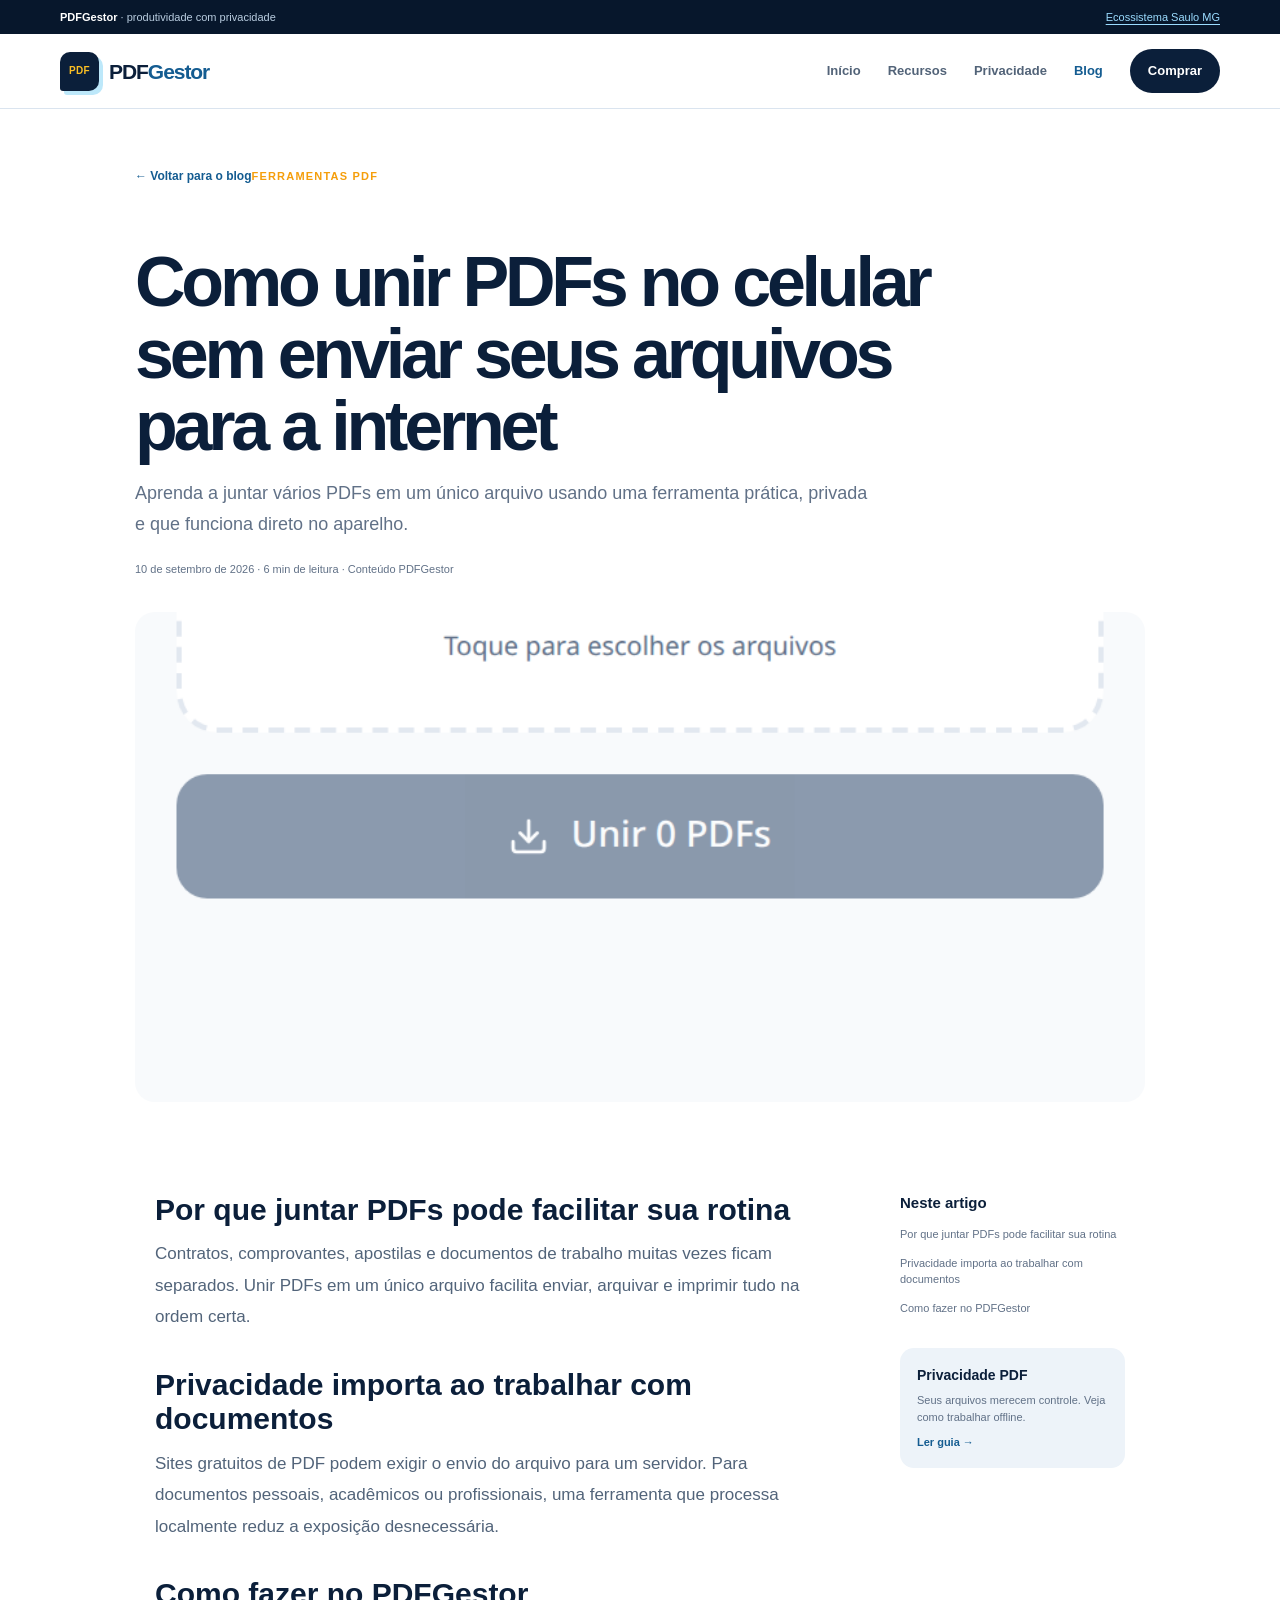
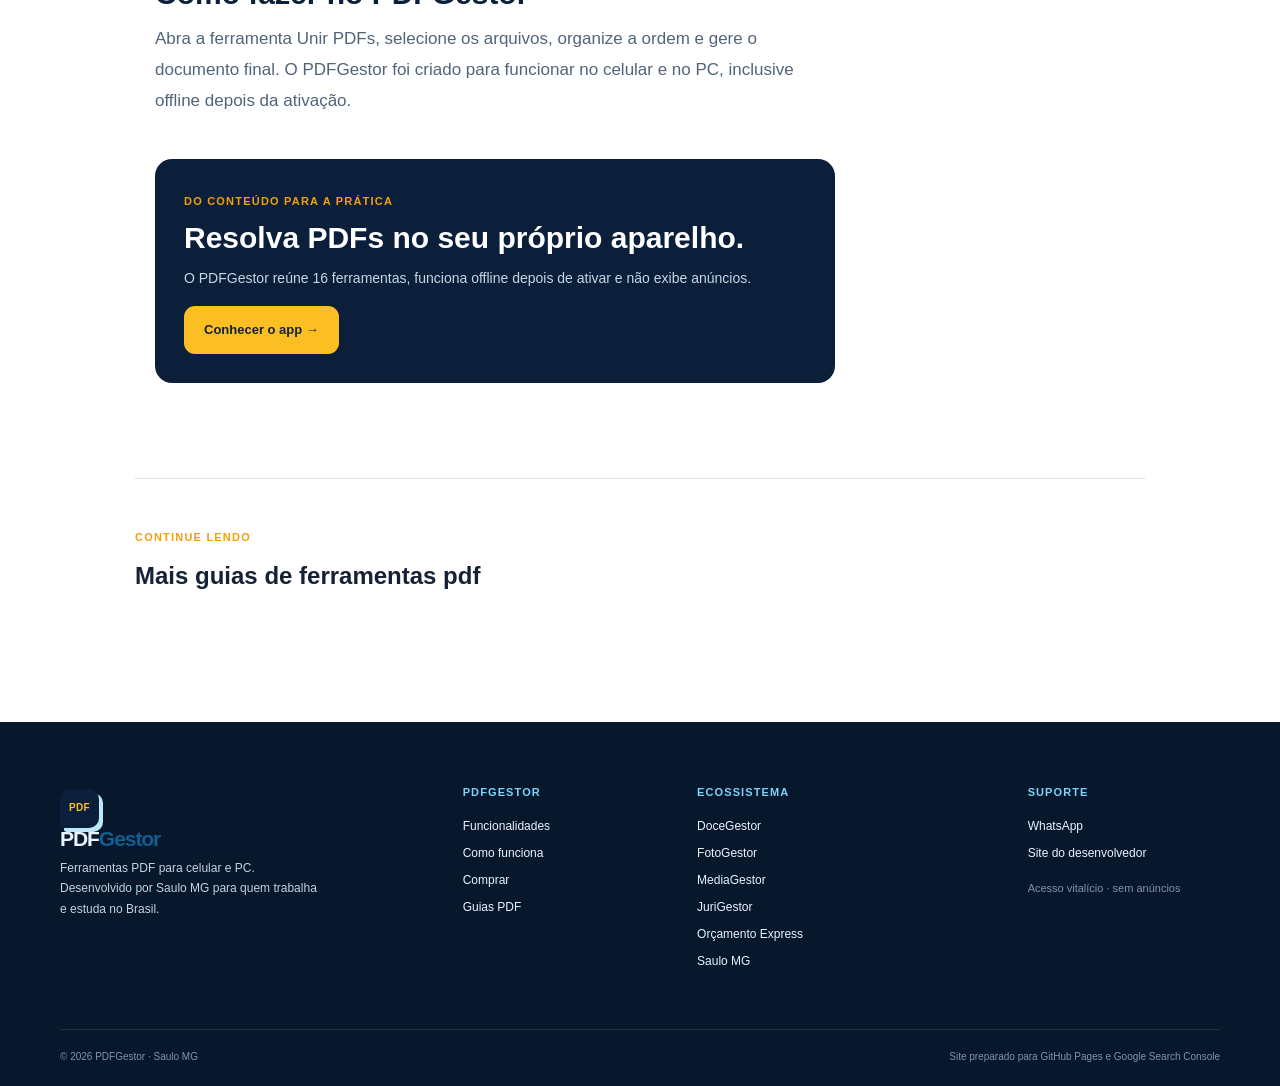
<file: blog/como-unir-pdfs-no-celular/index.html>
<!doctype html><html lang="pt-BR"><head><meta charset="utf-8"><meta name="viewport" content="width=device-width, initial-scale=1"><meta name="theme-color" content="#0b1f3a"><meta name="robots" content="index,follow"><meta name="author" content="Saulo MG"><meta name="keywords" content="ferramentas PDF, editor PDF, unir PDF, separar PDF, comprimir PDF, assinar PDF, PDF offline, PDFGestor"><title>Como unir PDFs no celular sem enviar seus arquivos para a internet | PDFGestor</title><meta name="description" content="Aprenda a juntar vários PDFs em um único arquivo usando uma ferramenta prática, privada e que funciona direto no aparelho."><link rel="canonical" href="https://pdfgestor.github.io/blog/como-unir-pdfs-no-celular/"><meta property="og:type" content="article"><meta property="og:title" content="Como unir PDFs no celular sem enviar seus arquivos para a internet | PDFGestor"><meta property="og:description" content="Aprenda a juntar vários PDFs em um único arquivo usando uma ferramenta prática, privada e que funciona direto no aparelho."><meta property="og:url" content="https://pdfgestor.github.io/blog/como-unir-pdfs-no-celular/"><meta property="og:image" content="https://pdfgestor.github.io/assets/print-unir.png"><meta name="twitter:card" content="summary_large_image"><link rel="icon" href="/assets/pdfgestor-icon.png"><link rel="stylesheet" href="/styles.css"><script type="application/ld+json">{"@context":"https://schema.org","@type":"BlogPosting","headline":"Como unir PDFs no celular sem enviar seus arquivos para a internet","description":"Aprenda a juntar vários PDFs em um único arquivo usando uma ferramenta prática, privada e que funciona direto no aparelho.","datePublished":"2026-09-10","dateModified":"2026-09-10","author":{"@type":"Person","name":"Saulo MG","url":"https://saulomgg.github.io/"},"publisher":{"@type":"Organization","name":"PDFGestor","url":"https://pdfgestor.github.io"},"image":"https://pdfgestor.github.io/assets/print-unir.png","mainEntityOfPage":"https://pdfgestor.github.io/blog/como-unir-pdfs-no-celular/","keywords":"como unir pdfs no celular, juntar pdf online, mesclar pdf"}</script></head><body><div class="topline"><div class="wrap topbar"><span><b>PDFGestor</b> · produtividade com privacidade</span><span><a href="https://saulomgg.github.io/">Ecossistema Saulo MG</a></span></div></div><header class="site-header"><div class="wrap nav-wrap"><a class="brand" href="/"><span class="brand-icon">PDF</span><span>PDF<span>Gestor</span></span></a><button class="menu-toggle" aria-label="Abrir menu" aria-expanded="false">☰</button><nav class="nav-links"><a class="" href="/">Início</a><a href="/#painel">Recursos</a><a href="/#privacidade">Privacidade</a><a class="active" href="/blog/">Blog</a><a class="nav-cta" href="https://www.mercadolivre.com.br/pdfgestor-softwareapp-editar-pdf-unir-separar-comprimir/up/MLBU4770696024?pdp_filters=item_id=MLB7431730914" target="_blank" rel="noopener">Comprar</a></nav></div></header><main><article class="article"><div class="wrap article-wrap"><a class="back" href="/blog/">← Voltar para o blog</a><span class="section-tag">Ferramentas PDF</span><h1>Como unir PDFs no celular sem enviar seus arquivos para a internet</h1><p class="article-lead">Aprenda a juntar vários PDFs em um único arquivo usando uma ferramenta prática, privada e que funciona direto no aparelho.</p><div class="article-meta">10 de setembro de 2026 · 6 min de leitura · Conteúdo PDFGestor</div><img class="article-cover" src="/assets/print-unir.png" alt="Como unir PDFs no celular sem enviar seus arquivos para a internet"><div class="article-layout"><div class="article-body"><section id="por-que-juntar-pdfs-pode-facilitar-sua-rotina"><h2>Por que juntar PDFs pode facilitar sua rotina</h2><p>Contratos, comprovantes, apostilas e documentos de trabalho muitas vezes ficam separados. Unir PDFs em um único arquivo facilita enviar, arquivar e imprimir tudo na ordem certa.</p></section><section id="privacidade-importa-ao-trabalhar-com-documentos"><h2>Privacidade importa ao trabalhar com documentos</h2><p>Sites gratuitos de PDF podem exigir o envio do arquivo para um servidor. Para documentos pessoais, acadêmicos ou profissionais, uma ferramenta que processa localmente reduz a exposição desnecessária.</p></section><section id="como-fazer-no-pdfgestor"><h2>Como fazer no PDFGestor</h2><p>Abra a ferramenta Unir PDFs, selecione os arquivos, organize a ordem e gere o documento final. O PDFGestor foi criado para funcionar no celular e no PC, inclusive offline depois da ativação.</p></section><aside class="article-callout"><span class="section-tag">Do conteúdo para a prática</span><h2>Resolva PDFs no seu próprio aparelho.</h2><p>O PDFGestor reúne 16 ferramentas, funciona offline depois de ativar e não exibe anúncios.</p><a class="button button-gold" href="/#comprar">Conhecer o app →</a></aside></div><aside class="article-side"><strong>Neste artigo</strong><a href="#por-que-juntar-pdfs-pode-facilitar-sua-rotina">Por que juntar PDFs pode facilitar sua rotina</a><a href="#privacidade-importa-ao-trabalhar-com-documentos">Privacidade importa ao trabalhar com documentos</a><a href="#como-fazer-no-pdfgestor">Como fazer no PDFGestor</a><div class="side-box"><b>Privacidade PDF</b><span>Seus arquivos merecem controle. Veja como trabalhar offline.</span><a href="/blog/pdf-offline-privacidade-documentos/">Ler guia →</a></div></aside></div><section class="related"><span class="section-tag">Continue lendo</span><h2>Mais guias de ferramentas pdf</h2><div class="related-grid"></div></section></div></article></main><footer><div class="wrap footer-grid"><div><a class="brand footer-brand" href="/"><span class="brand-icon">PDF</span><span>PDF<span>Gestor</span></span></a><p>Ferramentas PDF para celular e PC. Desenvolvido por Saulo MG para quem trabalha e estuda no Brasil.</p></div><div><h3>PDFGestor</h3><a href="/#painel">Funcionalidades</a><a href="/#como-funciona">Como funciona</a><a href="/#comprar">Comprar</a><a href="/blog/">Guias PDF</a></div><div><h3>Ecossistema</h3><a href="https://docegestor.github.io/" target="_blank" rel="noopener">DoceGestor</a><a href="https://fotogestor.github.io/" target="_blank" rel="noopener">FotoGestor</a><a href="https://mediagestor.github.io/" target="_blank" rel="noopener">MediaGestor</a><a href="https://jurigestor.github.io/" target="_blank" rel="noopener">JuriGestor</a><a href="https://orcamentoexpress.github.io/" target="_blank" rel="noopener">Orçamento Express</a><a href="https://saulomgg.github.io/" target="_blank" rel="noopener">Saulo MG</a></div><div><h3>Suporte</h3><a href="https://wa.me/5522988195993?text=Ol%C3%A1!%20Preciso%20de%20suporte%20com%20o%20PDFGestor" target="_blank" rel="noopener">WhatsApp</a><a href="https://saulomgg.github.io/" target="_blank" rel="noopener">Site do desenvolvedor</a><span class="muted">Acesso vitalício · sem anúncios</span></div></div><div class="wrap footer-bottom"><span>© 2026 PDFGestor · Saulo MG</span><span>Site preparado para GitHub Pages e Google Search Console</span></div></footer><script src="/script.js" defer></script></body></html>
</file>
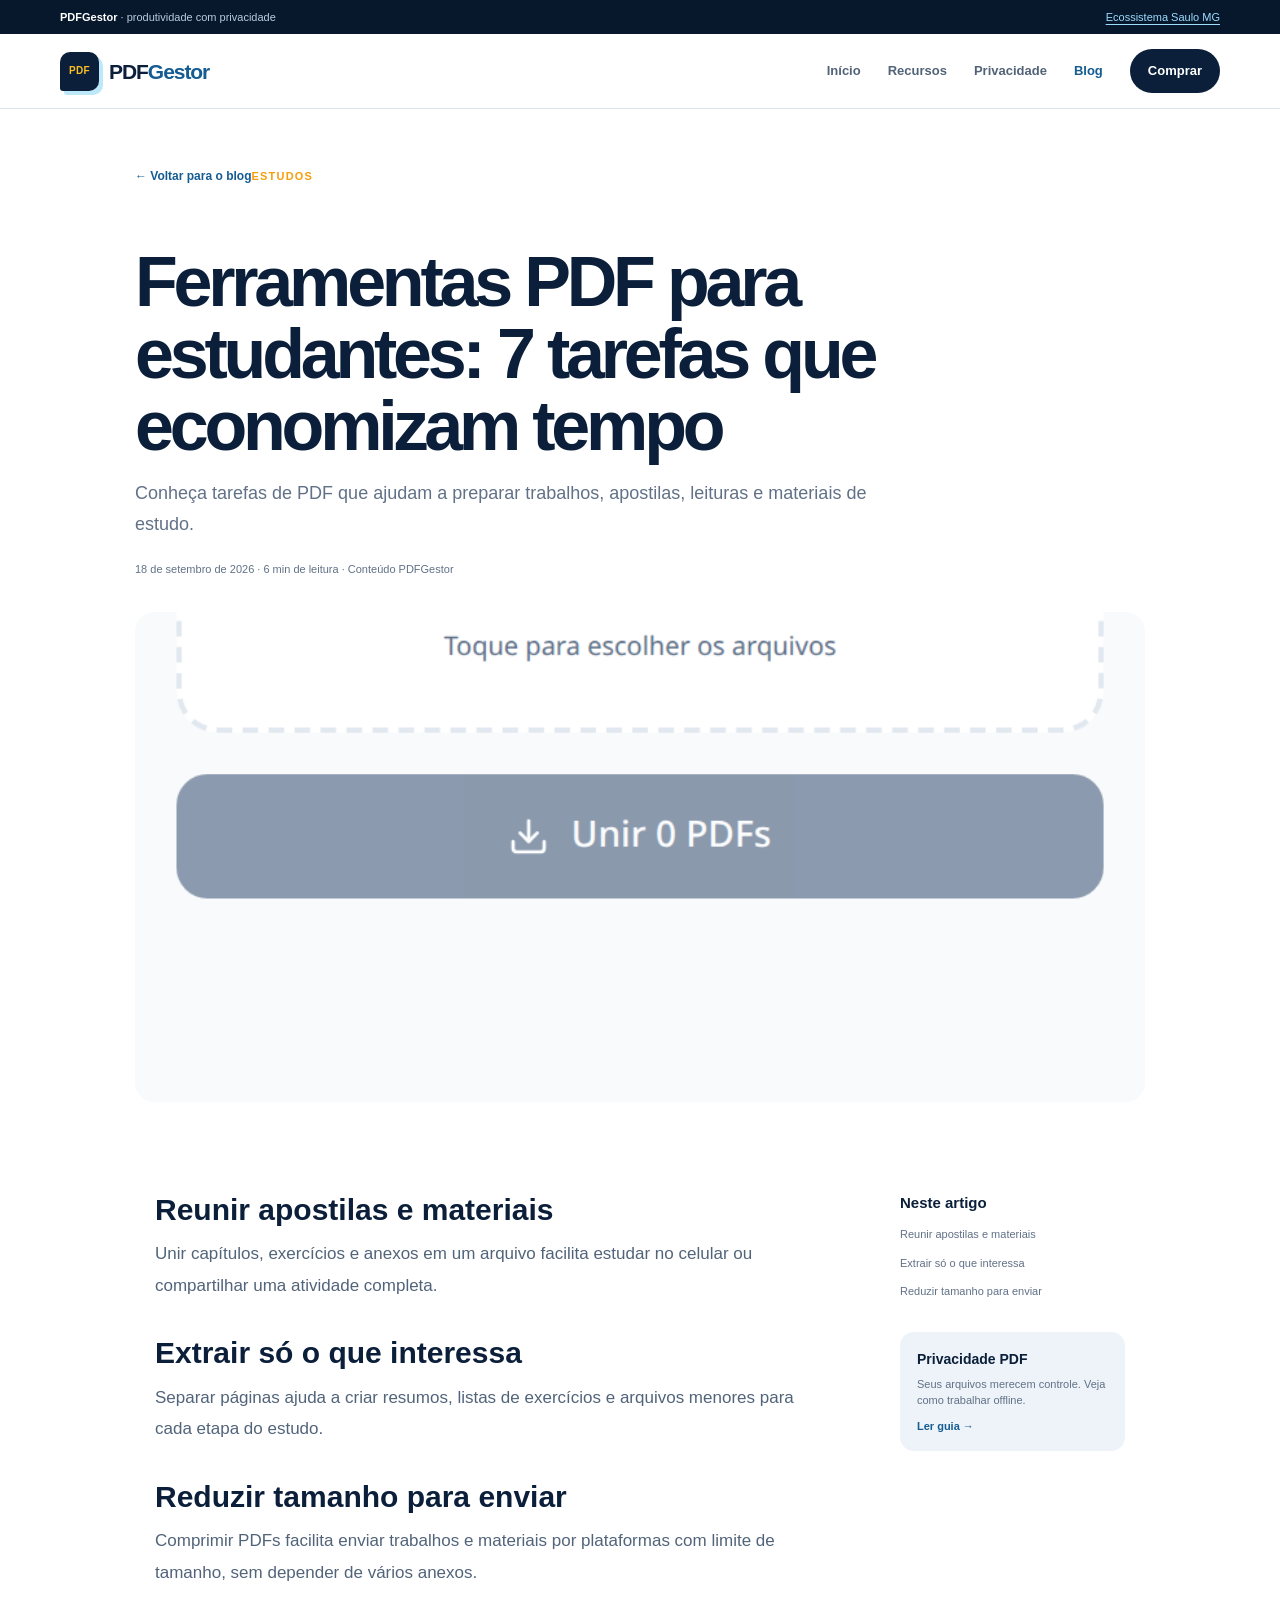
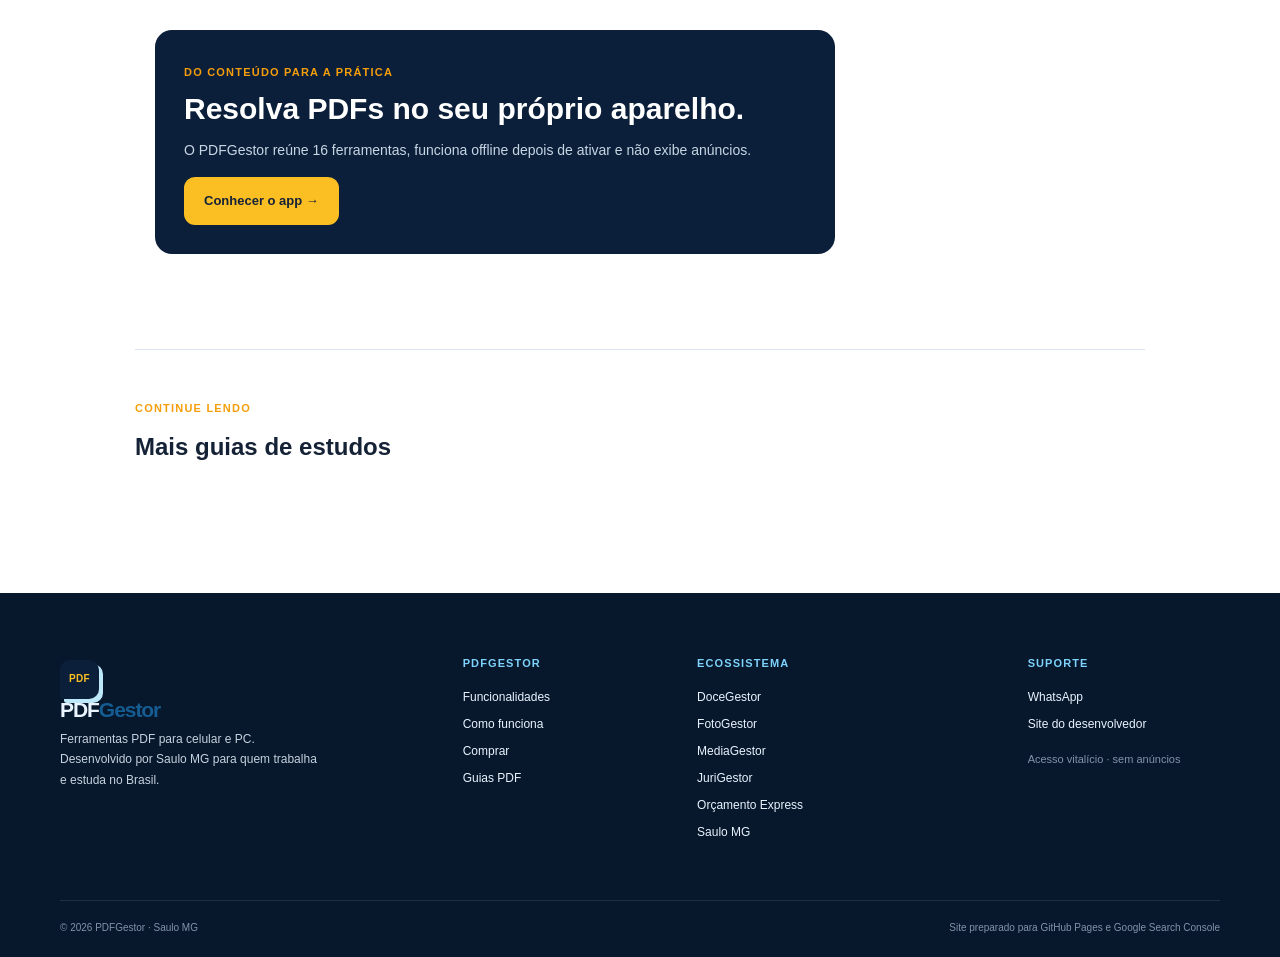
<file: blog/ferramentas-pdf-para-estudantes/index.html>
<!doctype html><html lang="pt-BR"><head><meta charset="utf-8"><meta name="viewport" content="width=device-width, initial-scale=1"><meta name="theme-color" content="#0b1f3a"><meta name="robots" content="index,follow"><meta name="author" content="Saulo MG"><meta name="keywords" content="ferramentas PDF, editor PDF, unir PDF, separar PDF, comprimir PDF, assinar PDF, PDF offline, PDFGestor"><title>Ferramentas PDF para estudantes: 7 tarefas que economizam tempo | PDFGestor</title><meta name="description" content="Conheça tarefas de PDF que ajudam a preparar trabalhos, apostilas, leituras e materiais de estudo."><link rel="canonical" href="https://pdfgestor.github.io/blog/ferramentas-pdf-para-estudantes/"><meta property="og:type" content="article"><meta property="og:title" content="Ferramentas PDF para estudantes: 7 tarefas que economizam tempo | PDFGestor"><meta property="og:description" content="Conheça tarefas de PDF que ajudam a preparar trabalhos, apostilas, leituras e materiais de estudo."><meta property="og:url" content="https://pdfgestor.github.io/blog/ferramentas-pdf-para-estudantes/"><meta property="og:image" content="https://pdfgestor.github.io/assets/print-unir.png"><meta name="twitter:card" content="summary_large_image"><link rel="icon" href="/assets/pdfgestor-icon.png"><link rel="stylesheet" href="/styles.css"><script type="application/ld+json">{"@context":"https://schema.org","@type":"BlogPosting","headline":"Ferramentas PDF para estudantes: 7 tarefas que economizam tempo","description":"Conheça tarefas de PDF que ajudam a preparar trabalhos, apostilas, leituras e materiais de estudo.","datePublished":"2026-09-18","dateModified":"2026-09-18","author":{"@type":"Person","name":"Saulo MG","url":"https://saulomgg.github.io/"},"publisher":{"@type":"Organization","name":"PDFGestor","url":"https://pdfgestor.github.io"},"image":"https://pdfgestor.github.io/assets/print-unir.png","mainEntityOfPage":"https://pdfgestor.github.io/blog/ferramentas-pdf-para-estudantes/","keywords":"ferramentas pdf para estudantes, pdf para estudar, organizar apostilas pdf"}</script></head><body><div class="topline"><div class="wrap topbar"><span><b>PDFGestor</b> · produtividade com privacidade</span><span><a href="https://saulomgg.github.io/">Ecossistema Saulo MG</a></span></div></div><header class="site-header"><div class="wrap nav-wrap"><a class="brand" href="/"><span class="brand-icon">PDF</span><span>PDF<span>Gestor</span></span></a><button class="menu-toggle" aria-label="Abrir menu" aria-expanded="false">☰</button><nav class="nav-links"><a class="" href="/">Início</a><a href="/#painel">Recursos</a><a href="/#privacidade">Privacidade</a><a class="active" href="/blog/">Blog</a><a class="nav-cta" href="https://www.mercadolivre.com.br/pdfgestor-softwareapp-editar-pdf-unir-separar-comprimir/up/MLBU4770696024?pdp_filters=item_id=MLB7431730914" target="_blank" rel="noopener">Comprar</a></nav></div></header><main><article class="article"><div class="wrap article-wrap"><a class="back" href="/blog/">← Voltar para o blog</a><span class="section-tag">Estudos</span><h1>Ferramentas PDF para estudantes: 7 tarefas que economizam tempo</h1><p class="article-lead">Conheça tarefas de PDF que ajudam a preparar trabalhos, apostilas, leituras e materiais de estudo.</p><div class="article-meta">18 de setembro de 2026 · 6 min de leitura · Conteúdo PDFGestor</div><img class="article-cover" src="/assets/print-unir.png" alt="Ferramentas PDF para estudantes: 7 tarefas que economizam tempo"><div class="article-layout"><div class="article-body"><section id="reunir-apostilas-e-materiais"><h2>Reunir apostilas e materiais</h2><p>Unir capítulos, exercícios e anexos em um arquivo facilita estudar no celular ou compartilhar uma atividade completa.</p></section><section id="extrair-só-o-que-interessa"><h2>Extrair só o que interessa</h2><p>Separar páginas ajuda a criar resumos, listas de exercícios e arquivos menores para cada etapa do estudo.</p></section><section id="reduzir-tamanho-para-enviar"><h2>Reduzir tamanho para enviar</h2><p>Comprimir PDFs facilita enviar trabalhos e materiais por plataformas com limite de tamanho, sem depender de vários anexos.</p></section><aside class="article-callout"><span class="section-tag">Do conteúdo para a prática</span><h2>Resolva PDFs no seu próprio aparelho.</h2><p>O PDFGestor reúne 16 ferramentas, funciona offline depois de ativar e não exibe anúncios.</p><a class="button button-gold" href="/#comprar">Conhecer o app →</a></aside></div><aside class="article-side"><strong>Neste artigo</strong><a href="#reunir-apostilas-e-materiais">Reunir apostilas e materiais</a><a href="#extrair-só-o-que-interessa">Extrair só o que interessa</a><a href="#reduzir-tamanho-para-enviar">Reduzir tamanho para enviar</a><div class="side-box"><b>Privacidade PDF</b><span>Seus arquivos merecem controle. Veja como trabalhar offline.</span><a href="/blog/pdf-offline-privacidade-documentos/">Ler guia →</a></div></aside></div><section class="related"><span class="section-tag">Continue lendo</span><h2>Mais guias de estudos</h2><div class="related-grid"></div></section></div></article></main><footer><div class="wrap footer-grid"><div><a class="brand footer-brand" href="/"><span class="brand-icon">PDF</span><span>PDF<span>Gestor</span></span></a><p>Ferramentas PDF para celular e PC. Desenvolvido por Saulo MG para quem trabalha e estuda no Brasil.</p></div><div><h3>PDFGestor</h3><a href="/#painel">Funcionalidades</a><a href="/#como-funciona">Como funciona</a><a href="/#comprar">Comprar</a><a href="/blog/">Guias PDF</a></div><div><h3>Ecossistema</h3><a href="https://docegestor.github.io/" target="_blank" rel="noopener">DoceGestor</a><a href="https://fotogestor.github.io/" target="_blank" rel="noopener">FotoGestor</a><a href="https://mediagestor.github.io/" target="_blank" rel="noopener">MediaGestor</a><a href="https://jurigestor.github.io/" target="_blank" rel="noopener">JuriGestor</a><a href="https://orcamentoexpress.github.io/" target="_blank" rel="noopener">Orçamento Express</a><a href="https://saulomgg.github.io/" target="_blank" rel="noopener">Saulo MG</a></div><div><h3>Suporte</h3><a href="https://wa.me/5522988195993?text=Ol%C3%A1!%20Preciso%20de%20suporte%20com%20o%20PDFGestor" target="_blank" rel="noopener">WhatsApp</a><a href="https://saulomgg.github.io/" target="_blank" rel="noopener">Site do desenvolvedor</a><span class="muted">Acesso vitalício · sem anúncios</span></div></div><div class="wrap footer-bottom"><span>© 2026 PDFGestor · Saulo MG</span><span>Site preparado para GitHub Pages e Google Search Console</span></div></footer><script src="/script.js" defer></script></body></html>
</file>
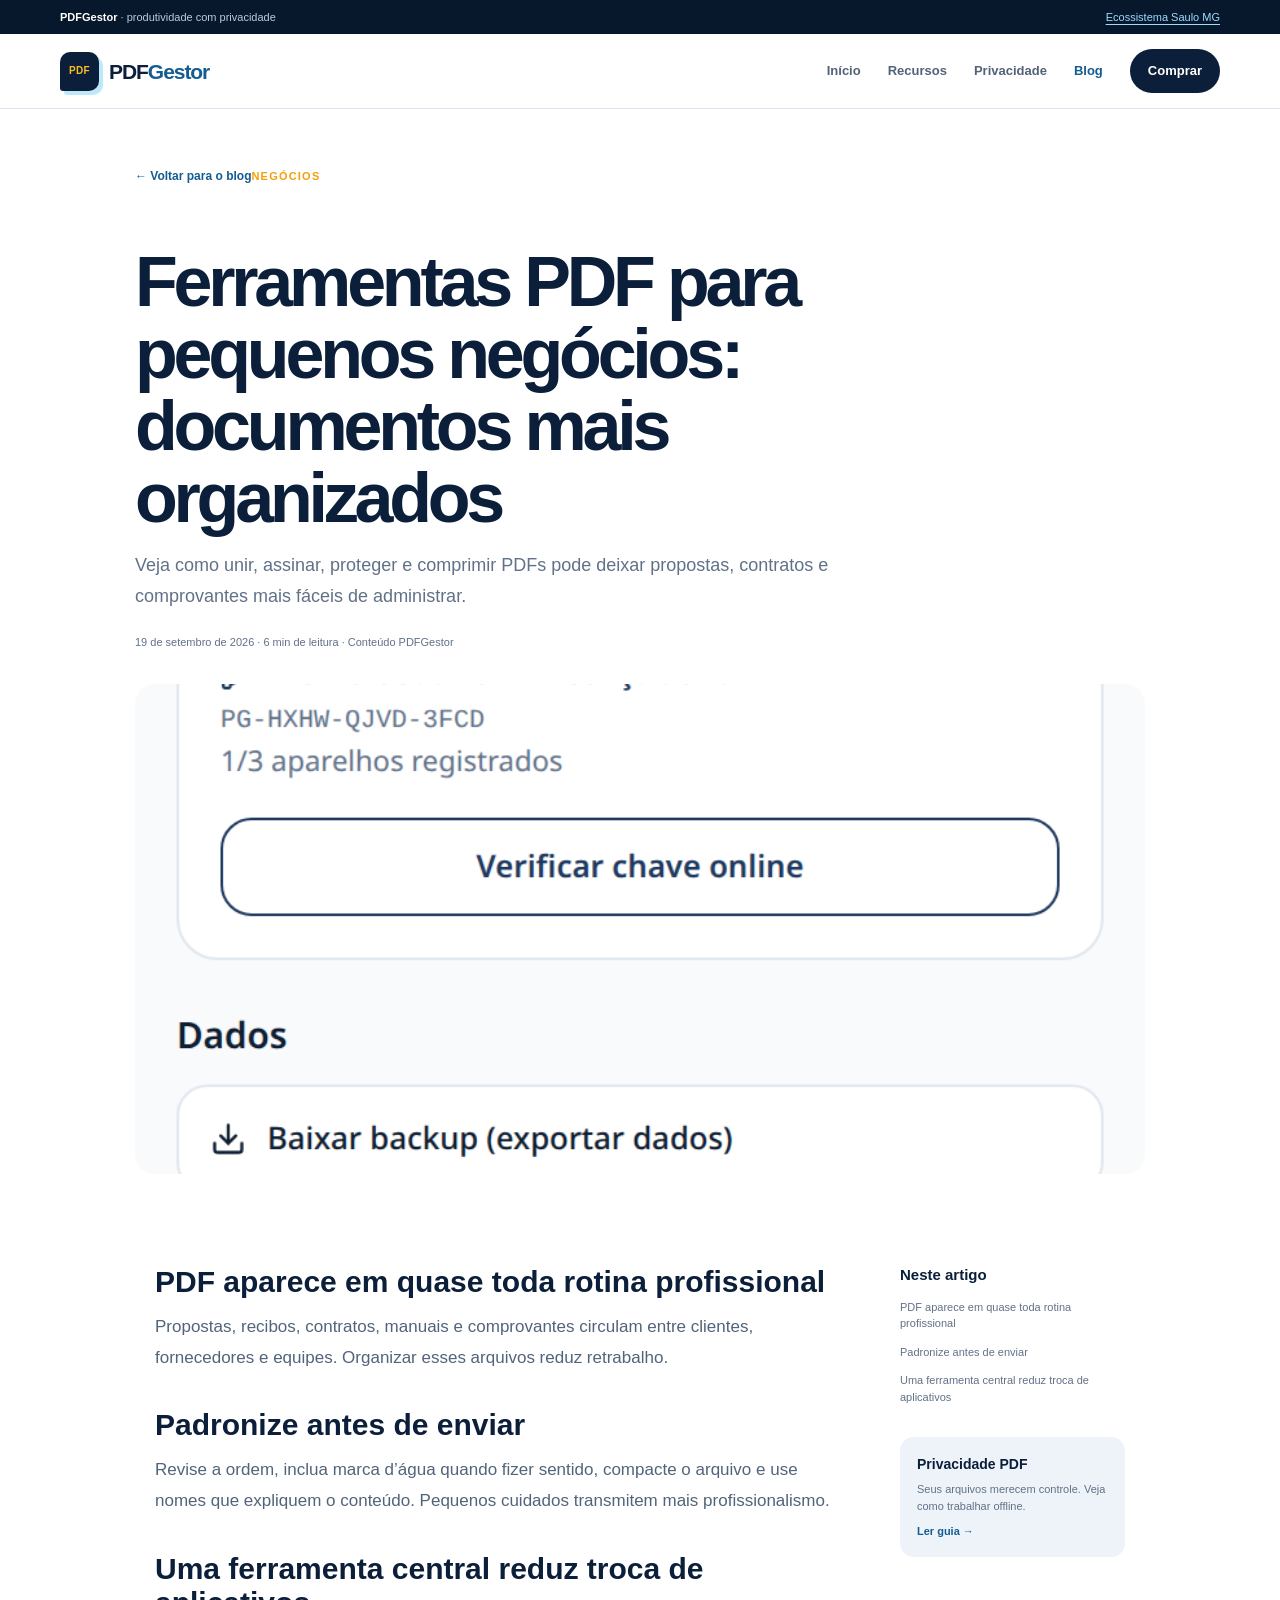
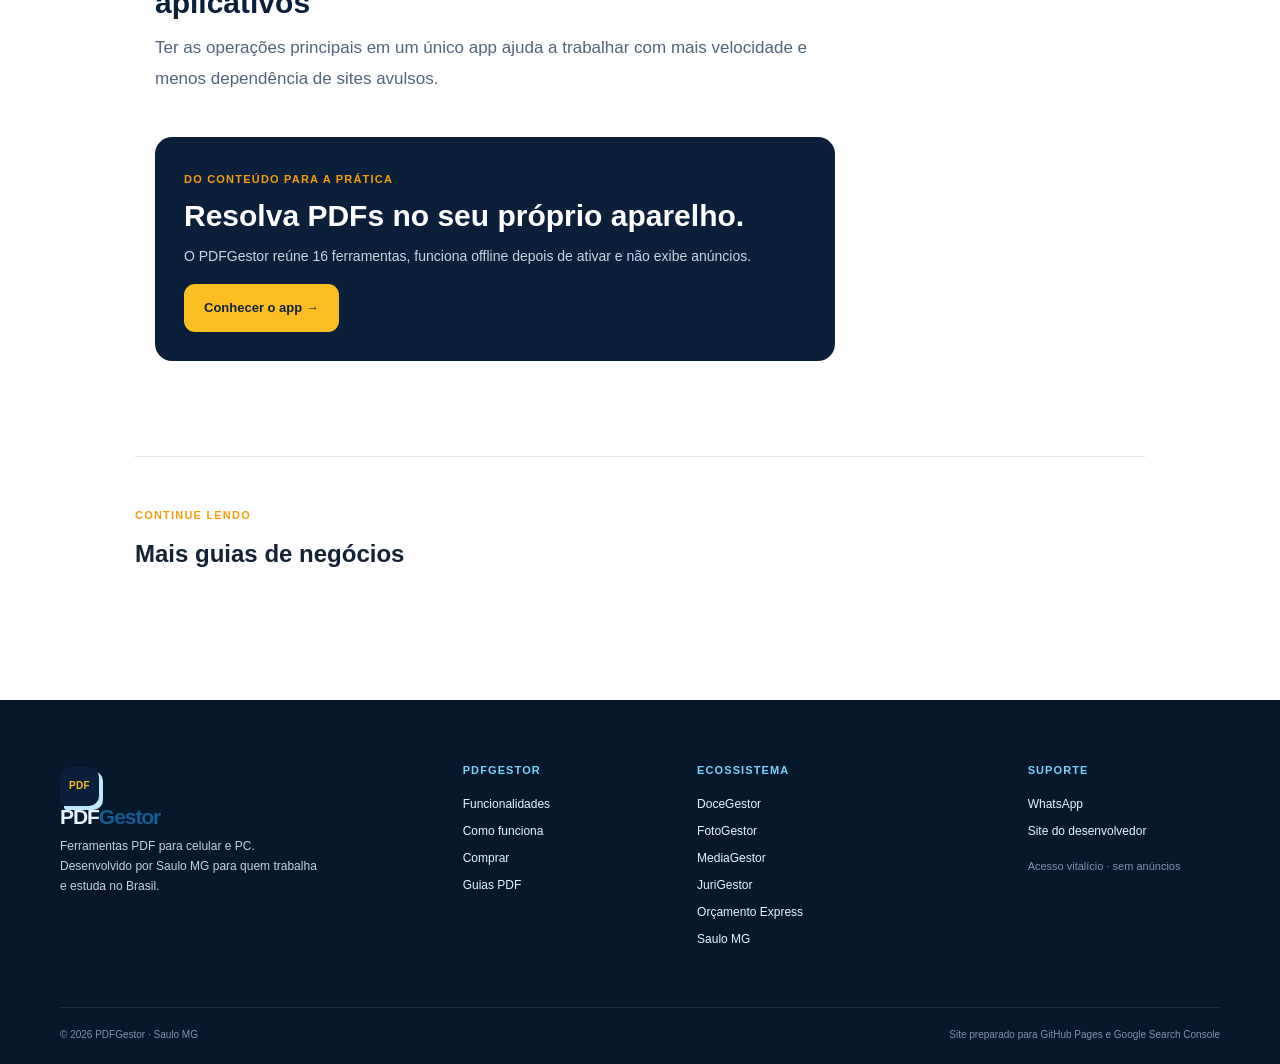
<file: blog/ferramentas-pdf-para-pequenos-negocios/index.html>
<!doctype html><html lang="pt-BR"><head><meta charset="utf-8"><meta name="viewport" content="width=device-width, initial-scale=1"><meta name="theme-color" content="#0b1f3a"><meta name="robots" content="index,follow"><meta name="author" content="Saulo MG"><meta name="keywords" content="ferramentas PDF, editor PDF, unir PDF, separar PDF, comprimir PDF, assinar PDF, PDF offline, PDFGestor"><title>Ferramentas PDF para pequenos negócios: documentos mais organizados | PDFGestor</title><meta name="description" content="Veja como unir, assinar, proteger e comprimir PDFs pode deixar propostas, contratos e comprovantes mais fáceis de administrar."><link rel="canonical" href="https://pdfgestor.github.io/blog/ferramentas-pdf-para-pequenos-negocios/"><meta property="og:type" content="article"><meta property="og:title" content="Ferramentas PDF para pequenos negócios: documentos mais organizados | PDFGestor"><meta property="og:description" content="Veja como unir, assinar, proteger e comprimir PDFs pode deixar propostas, contratos e comprovantes mais fáceis de administrar."><meta property="og:url" content="https://pdfgestor.github.io/blog/ferramentas-pdf-para-pequenos-negocios/"><meta property="og:image" content="https://pdfgestor.github.io/assets/print-config.png"><meta name="twitter:card" content="summary_large_image"><link rel="icon" href="/assets/pdfgestor-icon.png"><link rel="stylesheet" href="/styles.css"><script type="application/ld+json">{"@context":"https://schema.org","@type":"BlogPosting","headline":"Ferramentas PDF para pequenos negócios: documentos mais organizados","description":"Veja como unir, assinar, proteger e comprimir PDFs pode deixar propostas, contratos e comprovantes mais fáceis de administrar.","datePublished":"2026-09-19","dateModified":"2026-09-19","author":{"@type":"Person","name":"Saulo MG","url":"https://saulomgg.github.io/"},"publisher":{"@type":"Organization","name":"PDFGestor","url":"https://pdfgestor.github.io"},"image":"https://pdfgestor.github.io/assets/print-config.png","mainEntityOfPage":"https://pdfgestor.github.io/blog/ferramentas-pdf-para-pequenos-negocios/","keywords":"ferramentas pdf para empresas, pdf para pequenos negócios, organizar documentos empresa"}</script></head><body><div class="topline"><div class="wrap topbar"><span><b>PDFGestor</b> · produtividade com privacidade</span><span><a href="https://saulomgg.github.io/">Ecossistema Saulo MG</a></span></div></div><header class="site-header"><div class="wrap nav-wrap"><a class="brand" href="/"><span class="brand-icon">PDF</span><span>PDF<span>Gestor</span></span></a><button class="menu-toggle" aria-label="Abrir menu" aria-expanded="false">☰</button><nav class="nav-links"><a class="" href="/">Início</a><a href="/#painel">Recursos</a><a href="/#privacidade">Privacidade</a><a class="active" href="/blog/">Blog</a><a class="nav-cta" href="https://www.mercadolivre.com.br/pdfgestor-softwareapp-editar-pdf-unir-separar-comprimir/up/MLBU4770696024?pdp_filters=item_id=MLB7431730914" target="_blank" rel="noopener">Comprar</a></nav></div></header><main><article class="article"><div class="wrap article-wrap"><a class="back" href="/blog/">← Voltar para o blog</a><span class="section-tag">Negócios</span><h1>Ferramentas PDF para pequenos negócios: documentos mais organizados</h1><p class="article-lead">Veja como unir, assinar, proteger e comprimir PDFs pode deixar propostas, contratos e comprovantes mais fáceis de administrar.</p><div class="article-meta">19 de setembro de 2026 · 6 min de leitura · Conteúdo PDFGestor</div><img class="article-cover" src="/assets/print-config.png" alt="Ferramentas PDF para pequenos negócios: documentos mais organizados"><div class="article-layout"><div class="article-body"><section id="pdf-aparece-em-quase-toda-rotina-profissional"><h2>PDF aparece em quase toda rotina profissional</h2><p>Propostas, recibos, contratos, manuais e comprovantes circulam entre clientes, fornecedores e equipes. Organizar esses arquivos reduz retrabalho.</p></section><section id="padronize-antes-de-enviar"><h2>Padronize antes de enviar</h2><p>Revise a ordem, inclua marca d’água quando fizer sentido, compacte o arquivo e use nomes que expliquem o conteúdo. Pequenos cuidados transmitem mais profissionalismo.</p></section><section id="uma-ferramenta-central-reduz-troca-de-aplicativos"><h2>Uma ferramenta central reduz troca de aplicativos</h2><p>Ter as operações principais em um único app ajuda a trabalhar com mais velocidade e menos dependência de sites avulsos.</p></section><aside class="article-callout"><span class="section-tag">Do conteúdo para a prática</span><h2>Resolva PDFs no seu próprio aparelho.</h2><p>O PDFGestor reúne 16 ferramentas, funciona offline depois de ativar e não exibe anúncios.</p><a class="button button-gold" href="/#comprar">Conhecer o app →</a></aside></div><aside class="article-side"><strong>Neste artigo</strong><a href="#pdf-aparece-em-quase-toda-rotina-profissional">PDF aparece em quase toda rotina profissional</a><a href="#padronize-antes-de-enviar">Padronize antes de enviar</a><a href="#uma-ferramenta-central-reduz-troca-de-aplicativos">Uma ferramenta central reduz troca de aplicativos</a><div class="side-box"><b>Privacidade PDF</b><span>Seus arquivos merecem controle. Veja como trabalhar offline.</span><a href="/blog/pdf-offline-privacidade-documentos/">Ler guia →</a></div></aside></div><section class="related"><span class="section-tag">Continue lendo</span><h2>Mais guias de negócios</h2><div class="related-grid"></div></section></div></article></main><footer><div class="wrap footer-grid"><div><a class="brand footer-brand" href="/"><span class="brand-icon">PDF</span><span>PDF<span>Gestor</span></span></a><p>Ferramentas PDF para celular e PC. Desenvolvido por Saulo MG para quem trabalha e estuda no Brasil.</p></div><div><h3>PDFGestor</h3><a href="/#painel">Funcionalidades</a><a href="/#como-funciona">Como funciona</a><a href="/#comprar">Comprar</a><a href="/blog/">Guias PDF</a></div><div><h3>Ecossistema</h3><a href="https://docegestor.github.io/" target="_blank" rel="noopener">DoceGestor</a><a href="https://fotogestor.github.io/" target="_blank" rel="noopener">FotoGestor</a><a href="https://mediagestor.github.io/" target="_blank" rel="noopener">MediaGestor</a><a href="https://jurigestor.github.io/" target="_blank" rel="noopener">JuriGestor</a><a href="https://orcamentoexpress.github.io/" target="_blank" rel="noopener">Orçamento Express</a><a href="https://saulomgg.github.io/" target="_blank" rel="noopener">Saulo MG</a></div><div><h3>Suporte</h3><a href="https://wa.me/5522988195993?text=Ol%C3%A1!%20Preciso%20de%20suporte%20com%20o%20PDFGestor" target="_blank" rel="noopener">WhatsApp</a><a href="https://saulomgg.github.io/" target="_blank" rel="noopener">Site do desenvolvedor</a><span class="muted">Acesso vitalício · sem anúncios</span></div></div><div class="wrap footer-bottom"><span>© 2026 PDFGestor · Saulo MG</span><span>Site preparado para GitHub Pages e Google Search Console</span></div></footer><script src="/script.js" defer></script></body></html>
</file>
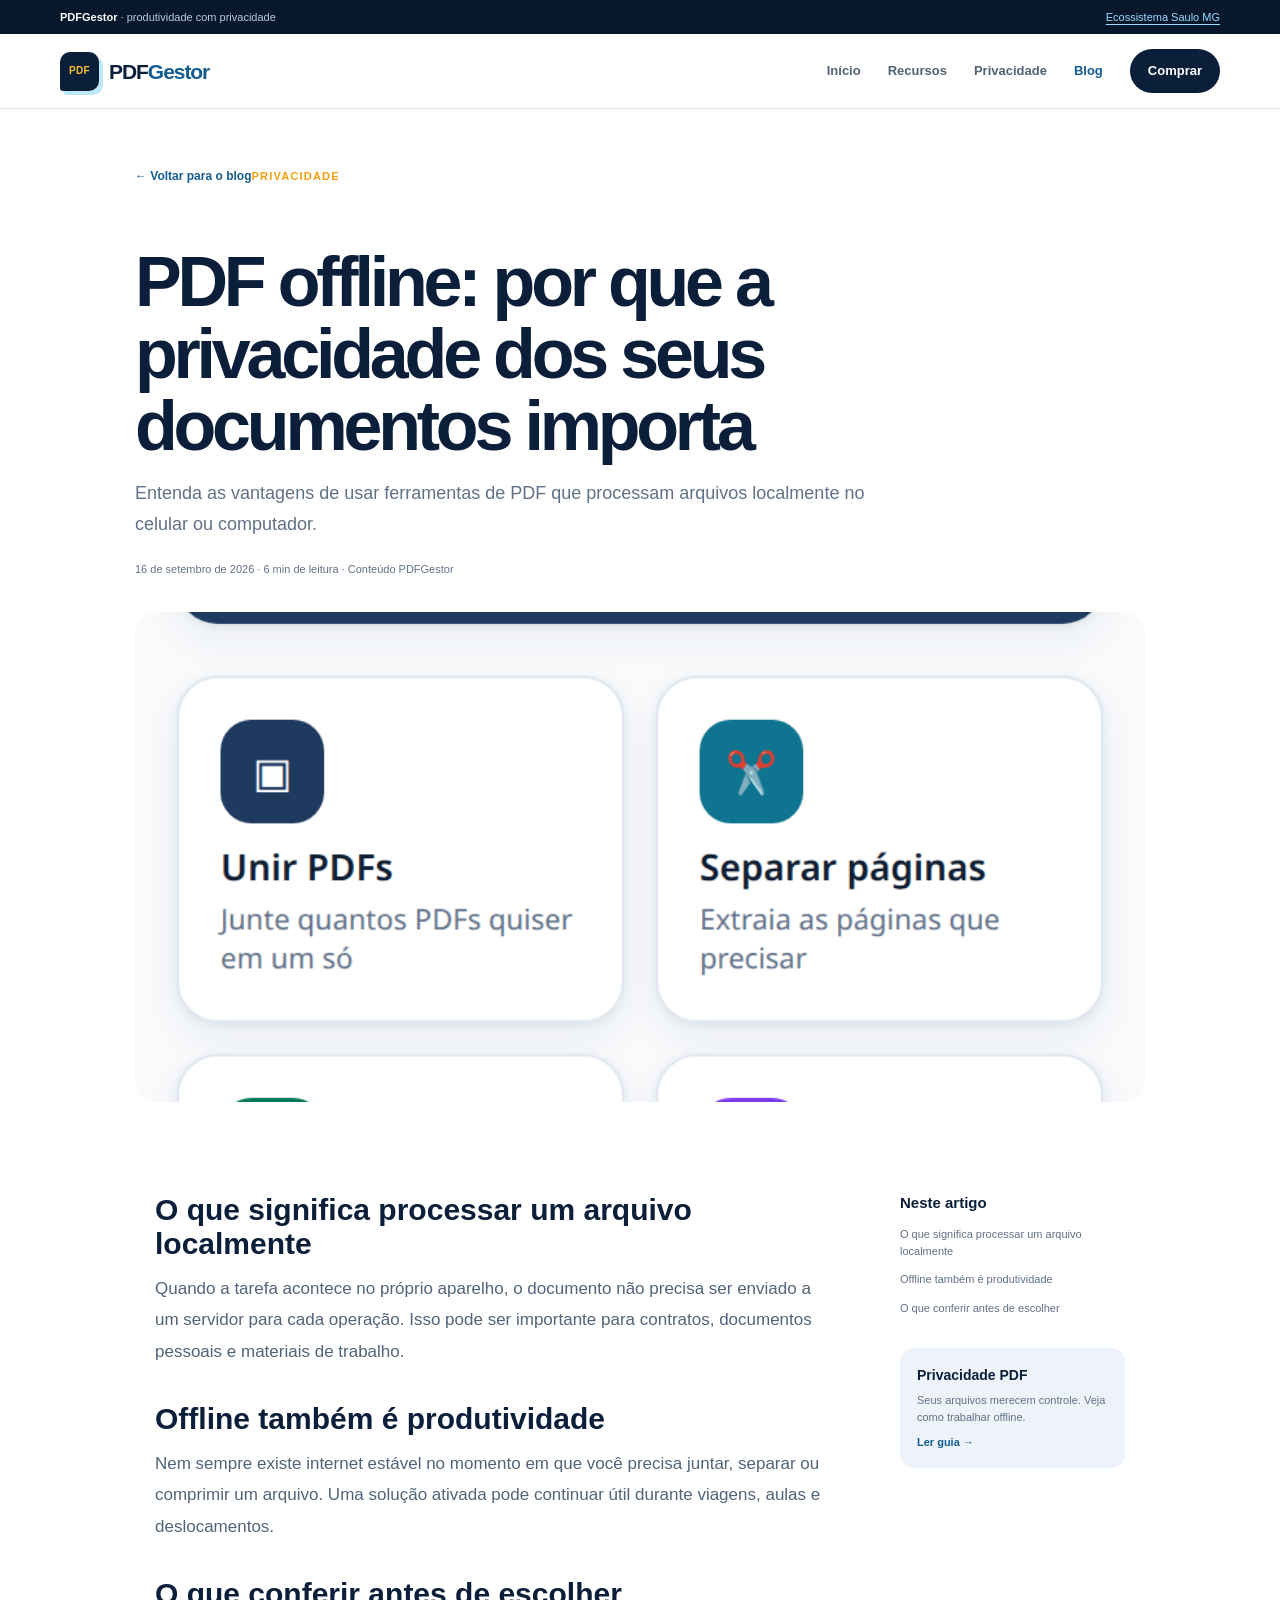
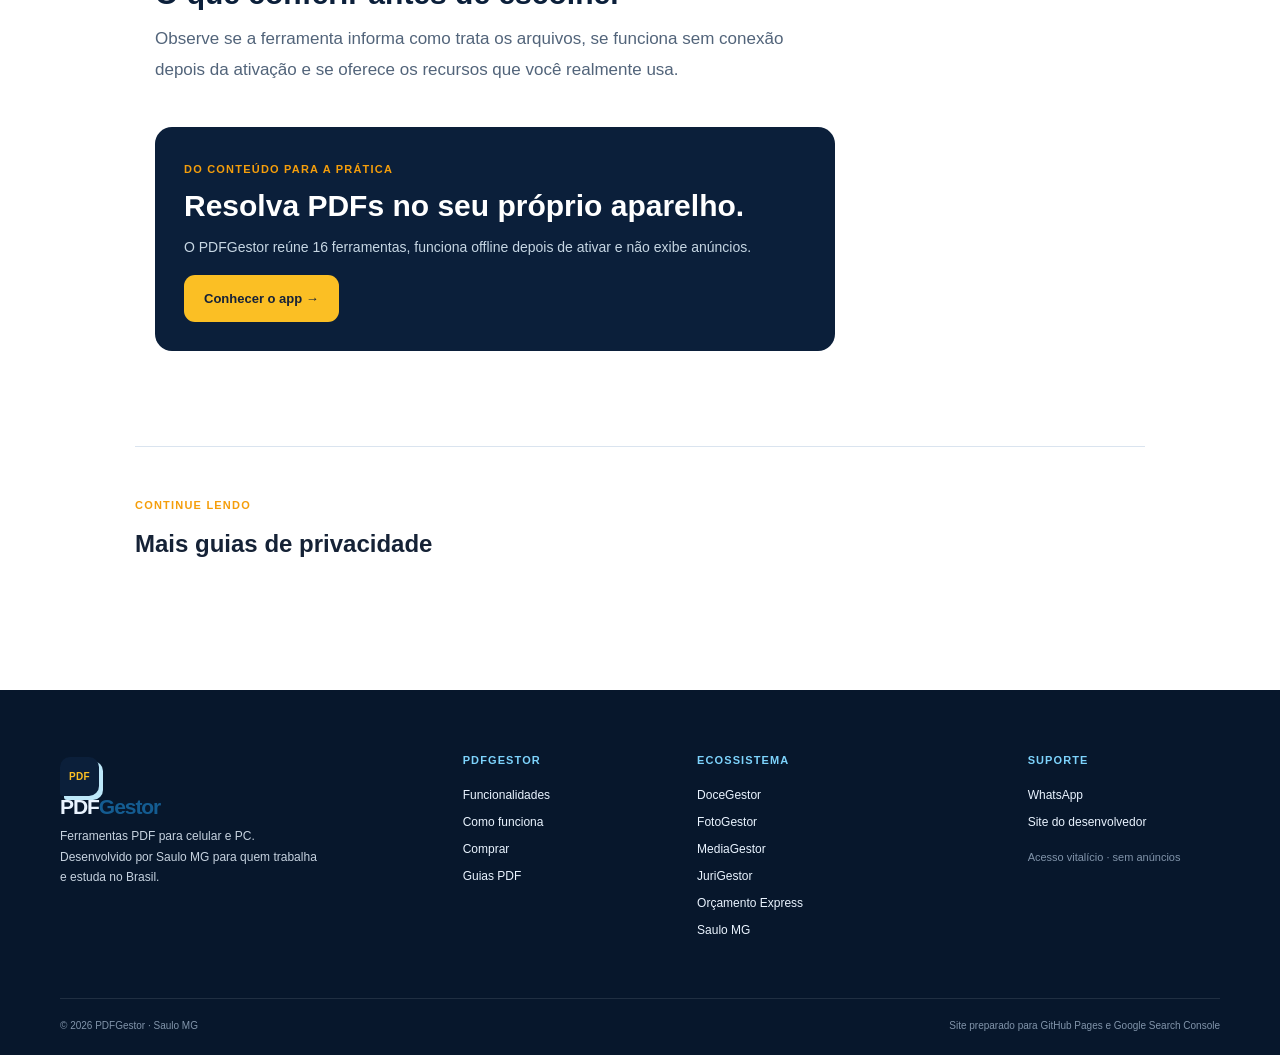
<file: blog/pdf-offline-privacidade-documentos/index.html>
<!doctype html><html lang="pt-BR"><head><meta charset="utf-8"><meta name="viewport" content="width=device-width, initial-scale=1"><meta name="theme-color" content="#0b1f3a"><meta name="robots" content="index,follow"><meta name="author" content="Saulo MG"><meta name="keywords" content="ferramentas PDF, editor PDF, unir PDF, separar PDF, comprimir PDF, assinar PDF, PDF offline, PDFGestor"><title>PDF offline: por que a privacidade dos seus documentos importa | PDFGestor</title><meta name="description" content="Entenda as vantagens de usar ferramentas de PDF que processam arquivos localmente no celular ou computador."><link rel="canonical" href="https://pdfgestor.github.io/blog/pdf-offline-privacidade-documentos/"><meta property="og:type" content="article"><meta property="og:title" content="PDF offline: por que a privacidade dos seus documentos importa | PDFGestor"><meta property="og:description" content="Entenda as vantagens de usar ferramentas de PDF que processam arquivos localmente no celular ou computador."><meta property="og:url" content="https://pdfgestor.github.io/blog/pdf-offline-privacidade-documentos/"><meta property="og:image" content="https://pdfgestor.github.io/assets/print-home.png"><meta name="twitter:card" content="summary_large_image"><link rel="icon" href="/assets/pdfgestor-icon.png"><link rel="stylesheet" href="/styles.css"><script type="application/ld+json">{"@context":"https://schema.org","@type":"BlogPosting","headline":"PDF offline: por que a privacidade dos seus documentos importa","description":"Entenda as vantagens de usar ferramentas de PDF que processam arquivos localmente no celular ou computador.","datePublished":"2026-09-16","dateModified":"2026-09-16","author":{"@type":"Person","name":"Saulo MG","url":"https://saulomgg.github.io/"},"publisher":{"@type":"Organization","name":"PDFGestor","url":"https://pdfgestor.github.io"},"image":"https://pdfgestor.github.io/assets/print-home.png","mainEntityOfPage":"https://pdfgestor.github.io/blog/pdf-offline-privacidade-documentos/","keywords":"pdf offline, ferramenta pdf privada, editar pdf sem enviar arquivo"}</script></head><body><div class="topline"><div class="wrap topbar"><span><b>PDFGestor</b> · produtividade com privacidade</span><span><a href="https://saulomgg.github.io/">Ecossistema Saulo MG</a></span></div></div><header class="site-header"><div class="wrap nav-wrap"><a class="brand" href="/"><span class="brand-icon">PDF</span><span>PDF<span>Gestor</span></span></a><button class="menu-toggle" aria-label="Abrir menu" aria-expanded="false">☰</button><nav class="nav-links"><a class="" href="/">Início</a><a href="/#painel">Recursos</a><a href="/#privacidade">Privacidade</a><a class="active" href="/blog/">Blog</a><a class="nav-cta" href="https://www.mercadolivre.com.br/pdfgestor-softwareapp-editar-pdf-unir-separar-comprimir/up/MLBU4770696024?pdp_filters=item_id=MLB7431730914" target="_blank" rel="noopener">Comprar</a></nav></div></header><main><article class="article"><div class="wrap article-wrap"><a class="back" href="/blog/">← Voltar para o blog</a><span class="section-tag">Privacidade</span><h1>PDF offline: por que a privacidade dos seus documentos importa</h1><p class="article-lead">Entenda as vantagens de usar ferramentas de PDF que processam arquivos localmente no celular ou computador.</p><div class="article-meta">16 de setembro de 2026 · 6 min de leitura · Conteúdo PDFGestor</div><img class="article-cover" src="/assets/print-home.png" alt="PDF offline: por que a privacidade dos seus documentos importa"><div class="article-layout"><div class="article-body"><section id="o-que-significa-processar-um-arquivo-localmente"><h2>O que significa processar um arquivo localmente</h2><p>Quando a tarefa acontece no próprio aparelho, o documento não precisa ser enviado a um servidor para cada operação. Isso pode ser importante para contratos, documentos pessoais e materiais de trabalho.</p></section><section id="offline-também-é-produtividade"><h2>Offline também é produtividade</h2><p>Nem sempre existe internet estável no momento em que você precisa juntar, separar ou comprimir um arquivo. Uma solução ativada pode continuar útil durante viagens, aulas e deslocamentos.</p></section><section id="o-que-conferir-antes-de-escolher"><h2>O que conferir antes de escolher</h2><p>Observe se a ferramenta informa como trata os arquivos, se funciona sem conexão depois da ativação e se oferece os recursos que você realmente usa.</p></section><aside class="article-callout"><span class="section-tag">Do conteúdo para a prática</span><h2>Resolva PDFs no seu próprio aparelho.</h2><p>O PDFGestor reúne 16 ferramentas, funciona offline depois de ativar e não exibe anúncios.</p><a class="button button-gold" href="/#comprar">Conhecer o app →</a></aside></div><aside class="article-side"><strong>Neste artigo</strong><a href="#o-que-significa-processar-um-arquivo-localmente">O que significa processar um arquivo localmente</a><a href="#offline-também-é-produtividade">Offline também é produtividade</a><a href="#o-que-conferir-antes-de-escolher">O que conferir antes de escolher</a><div class="side-box"><b>Privacidade PDF</b><span>Seus arquivos merecem controle. Veja como trabalhar offline.</span><a href="/blog/pdf-offline-privacidade-documentos/">Ler guia →</a></div></aside></div><section class="related"><span class="section-tag">Continue lendo</span><h2>Mais guias de privacidade</h2><div class="related-grid"></div></section></div></article></main><footer><div class="wrap footer-grid"><div><a class="brand footer-brand" href="/"><span class="brand-icon">PDF</span><span>PDF<span>Gestor</span></span></a><p>Ferramentas PDF para celular e PC. Desenvolvido por Saulo MG para quem trabalha e estuda no Brasil.</p></div><div><h3>PDFGestor</h3><a href="/#painel">Funcionalidades</a><a href="/#como-funciona">Como funciona</a><a href="/#comprar">Comprar</a><a href="/blog/">Guias PDF</a></div><div><h3>Ecossistema</h3><a href="https://docegestor.github.io/" target="_blank" rel="noopener">DoceGestor</a><a href="https://fotogestor.github.io/" target="_blank" rel="noopener">FotoGestor</a><a href="https://mediagestor.github.io/" target="_blank" rel="noopener">MediaGestor</a><a href="https://jurigestor.github.io/" target="_blank" rel="noopener">JuriGestor</a><a href="https://orcamentoexpress.github.io/" target="_blank" rel="noopener">Orçamento Express</a><a href="https://saulomgg.github.io/" target="_blank" rel="noopener">Saulo MG</a></div><div><h3>Suporte</h3><a href="https://wa.me/5522988195993?text=Ol%C3%A1!%20Preciso%20de%20suporte%20com%20o%20PDFGestor" target="_blank" rel="noopener">WhatsApp</a><a href="https://saulomgg.github.io/" target="_blank" rel="noopener">Site do desenvolvedor</a><span class="muted">Acesso vitalício · sem anúncios</span></div></div><div class="wrap footer-bottom"><span>© 2026 PDFGestor · Saulo MG</span><span>Site preparado para GitHub Pages e Google Search Console</span></div></footer><script src="/script.js" defer></script></body></html>
</file>
<file: styles.css>
:root{--navy:#0b1f3a;--navy2:#102f52;--blue:#145c91;--sky:#7dd3fc;--gold:#fbbf24;--gold2:#f59e0b;--green:#16a34a;--ink:#152236;--muted:#617187;--bg:#f5f8fc;--paper:#fff;--line:#dae4ef;--shadow:0 18px 55px rgba(15,40,75,.1);--radius:20px;font-family:"DM Sans",Arial,sans-serif;color:var(--ink);background:var(--bg);font-synthesis:none}*{box-sizing:border-box}html{scroll-behavior:smooth}body{margin:0;min-width:320px;background:var(--bg);line-height:1.5}a{color:inherit;text-decoration:none}img{max-width:100%;display:block}button,input{font:inherit}.wrap{width:min(1160px,calc(100% - 48px));margin:auto}.topline{background:#07172c;color:#b9cde0;font-size:11px}.topbar{height:34px;display:flex;align-items:center;justify-content:space-between}.topbar b{color:#fff}.topbar a{text-decoration:underline;text-underline-offset:3px;color:#9bdcff}.site-header{position:sticky;top:0;z-index:30;background:rgba(255,255,255,.92);backdrop-filter:blur(18px);border-bottom:1px solid var(--line)}.nav-wrap{height:74px;display:flex;align-items:center;justify-content:space-between}.brand{display:flex;align-items:center;gap:10px;color:var(--navy);font:900 21px/1 Arial,sans-serif;letter-spacing:-.05em}.brand>span:last-child>span{color:var(--blue)}.brand-icon{width:39px;height:39px;border-radius:10px 10px 10px 3px;display:grid;place-items:center;background:var(--navy);color:var(--gold);font-size:10px;letter-spacing:.04em;box-shadow:4px 4px 0 #bde8fa}.nav-links{display:flex;align-items:center;gap:27px;color:#526378;font-size:13px;font-weight:700}.nav-links a:hover,.nav-links a.active{color:var(--blue)}.nav-links .nav-cta{padding:12px 18px;border-radius:999px;background:var(--navy);color:#fff}.nav-links .nav-cta:hover{color:var(--gold)}.menu-toggle{display:none;border:0;background:transparent;color:var(--navy);font-size:22px}.hero{position:relative;overflow:hidden;background:linear-gradient(135deg,var(--navy) 0%,#0e3154 64%,#08233d 100%);color:#fff;padding:92px 0 82px}.hero:before{content:"";position:absolute;inset:0;background:radial-gradient(circle at 90% 15%,rgba(125,211,252,.23),transparent 28%),radial-gradient(circle at 0 100%,rgba(251,191,36,.14),transparent 32%)}.hero-grid{position:relative;display:grid;grid-template-columns:1.07fr .93fr;gap:50px;align-items:center}.hero-copy{max-width:660px}.eyebrow,.section-tag{display:inline-flex;align-items:center;gap:8px;color:var(--gold2);font-size:11px;font-weight:900;letter-spacing:.11em;text-transform:uppercase}.hero .eyebrow{padding:7px 13px;border:1px solid rgba(255,255,255,.2);border-radius:999px;color:#fff;background:rgba(255,255,255,.09)}h1,h2,h3,p{margin-top:0}.hero h1{margin:22px 0 20px;font-size:clamp(42px,5.5vw,72px);line-height:1.02;letter-spacing:-.06em}.hero h1 em{color:var(--sky);font-style:normal}.hero-copy>p{max-width:590px;color:rgba(255,255,255,.8);font-size:18px;line-height:1.7}.hero-actions{display:flex;flex-wrap:wrap;gap:12px;margin-top:32px}.button{display:inline-flex;align-items:center;justify-content:center;gap:9px;padding:14px 20px;border-radius:11px;font-size:13px;font-weight:900;transition:transform .2s,box-shadow .2s,background .2s}.button:hover{transform:translateY(-2px);box-shadow:0 12px 24px rgba(6,25,47,.2)}.button-gold{background:var(--gold);color:#162238}.button-ghost{border:1px solid rgba(255,255,255,.3);color:#fff;background:rgba(255,255,255,.08)}.button-whatsapp{background:var(--green);color:#fff}.button-outline{border:1px solid var(--line);color:var(--navy);background:#fff}.hero-trust{display:flex;flex-wrap:wrap;gap:19px;margin-top:28px;color:#bfcee0;font-size:11px}.hero-trust span:before{content:"✓";color:var(--gold);font-weight:900;margin-right:5px}.hero-visual{position:relative;min-height:475px;display:flex;align-items:center;justify-content:center}.hero-glow{position:absolute;width:440px;height:440px;border-radius:50%;background:radial-gradient(circle,#54b8ec55,transparent 68%);border:1px solid #8bd8fc2b}.hero-visual>img:first-of-type{position:relative;width:285px;border:7px solid #0a213b;border-radius:31px;box-shadow:17px 25px 35px #0005;transform:rotate(-5deg);z-index:2}.hero-mini{position:absolute!important;right:2px;bottom:48px;width:188px!important;border:6px solid #0a213b;border-radius:23px;box-shadow:15px 22px 25px #0005;transform:rotate(7deg)!important;z-index:3}.stats{background:#fff;border-bottom:1px solid var(--line)}.stats-grid{display:grid;grid-template-columns:repeat(4,1fr);text-align:center}.stats-grid div{padding:25px 12px;border-right:1px solid var(--line)}.stats-grid div:last-child{border:0}.stats-grid strong{display:block;color:var(--navy);font-size:30px;line-height:1.1}.stats-grid span{color:var(--muted);font-size:11px;font-weight:700}.section{padding:95px 0}.section-soft{background:#edf3f9}.section h2{max-width:760px;margin:12px 0 10px;color:var(--navy);font-size:clamp(33px,4vw,52px);line-height:1.08;letter-spacing:-.055em}.section .sub{max-width:670px;color:var(--muted);font-size:16px;line-height:1.7}.tab-list{display:flex;flex-wrap:wrap;gap:8px;margin-top:34px;padding:9px;border:1px solid var(--line);border-radius:15px;background:#fff}.tab{padding:11px 15px;border:0;border-radius:9px;background:transparent;color:var(--muted);font-size:12px;font-weight:800;cursor:pointer}.tab.active,.tab:hover{background:var(--navy);color:#fff}.tab-panels{margin-top:20px}.tab-panel{display:none;grid-template-columns:.85fr 1.15fr;gap:45px;align-items:center;padding:38px;background:#fff;border:1px solid var(--line);border-radius:var(--radius);box-shadow:var(--shadow)}.tab-panel.active{display:grid}.panel-image{max-width:255px;margin:auto;border:7px solid #122640;border-radius:25px;overflow:hidden;box-shadow:0 15px 30px #132b461c}.panel-image img{width:100%}.mini-label{color:var(--blue);font-size:10px;font-weight:900;letter-spacing:.1em;text-transform:uppercase}.tab-panel h3{margin:10px 0;font-size:29px;color:var(--navy)}.tab-panel p{max-width:560px;color:var(--muted);font-size:15px;line-height:1.75}.tab-panel ul,.buy-card ul{list-style:none;margin:18px 0 0;padding:0}.tab-panel li,.buy-card li{padding:8px 0;color:var(--ink);font-size:13px}.tab-panel li:before,.buy-card li:before{content:"✓";margin-right:9px;color:var(--green);font-weight:900}.tool-grid{display:grid;grid-template-columns:repeat(4,1fr);gap:14px;margin-top:36px}.tool-card{min-height:140px;padding:19px;border:1px solid var(--line);border-radius:15px;background:#fff;transition:transform .2s,box-shadow .2s}.tool-card:hover{transform:translateY(-4px);box-shadow:var(--shadow)}.tool-card span{display:block;margin-bottom:18px;color:var(--sky);font-size:11px;font-weight:900}.tool-card strong{display:block;color:var(--navy);font-size:14px}.tool-card p{margin:6px 0 0;color:var(--muted);font-size:11px;line-height:1.45}.privacy-section{background:linear-gradient(135deg,var(--navy),#143f67);color:#fff}.privacy-grid{display:grid;grid-template-columns:1fr .9fr;gap:90px;align-items:center}.privacy-section h2{color:#fff}.privacy-section p{max-width:560px;color:#c9dae8;font-size:16px;line-height:1.8}.section-tag.light{color:var(--sky)}.privacy-points{display:flex;flex-direction:column;gap:17px}.privacy-points div{display:flex;gap:18px;align-items:flex-start;padding:21px;border:1px solid #ffffff20;border-radius:15px;background:#ffffff0d}.privacy-points strong{color:var(--gold);font-size:12px}.privacy-points span{color:#c9dae8;font-size:14px}.privacy-points b{display:block;color:#fff;margin-bottom:3px}.gallery{display:grid;grid-template-columns:repeat(6,1fr);gap:14px;margin-top:35px}.gallery figure{margin:0;padding:8px;border:1px solid var(--line);border-radius:17px;background:#fff;box-shadow:0 8px 25px #152d4610}.gallery img{width:100%;border-radius:11px}.gallery figcaption{padding:10px 3px 4px;color:var(--muted);font-size:10px;font-weight:800;text-align:center}.steps{display:grid;grid-template-columns:repeat(5,1fr);gap:14px;margin-top:34px}.step{padding:23px;border:1px solid var(--line);border-radius:16px;background:#fff}.step>b{display:grid;place-items:center;width:34px;height:34px;margin-bottom:18px;border-radius:10px;background:var(--navy);color:var(--gold);font-size:11px}.step h3{margin-bottom:7px;color:var(--navy);font-size:16px}.step p{margin:0;color:var(--muted);font-size:12px;line-height:1.6}.buy-section{background:#e7eef6}.buy-grid{display:grid;grid-template-columns:repeat(2,1fr);gap:20px;margin-top:34px}.buy-card{position:relative;padding:33px;border:1px solid var(--line);border-radius:20px;background:#fff}.buy-card.featured{border:2px solid var(--gold);box-shadow:0 16px 40px #f59e0b20}.recommended{position:absolute;top:-13px;left:24px;padding:5px 12px;border-radius:99px;background:var(--gold);color:var(--navy);font-size:10px;font-weight:900;text-transform:uppercase}.buy-card h3{margin-bottom:6px;color:var(--navy);font-size:24px}.buy-card>strong{display:block;margin:9px 0;color:var(--blue);font-size:32px}.buy-card>p{color:var(--muted);font-size:14px}.buy-card .button{width:100%;margin-top:15px}.ecosystem-section{background:#fff}.eco-grid{display:grid;grid-template-columns:repeat(3,1fr);gap:14px;margin-top:35px}.eco-card{padding:21px;border:1px solid var(--line);border-radius:15px;background:#f7fafc;transition:transform .2s,box-shadow .2s}.eco-card:hover{transform:translateY(-4px);box-shadow:var(--shadow)}.eco-card>span{float:right;color:var(--blue);font-size:18px}.eco-card strong{color:var(--navy);font-size:18px}.eco-card p{margin:7px 0 0;color:var(--muted);font-size:12px}.article-preview{background:#edf3f9}.preview-grid{display:grid;grid-template-columns:repeat(3,1fr);gap:18px;margin:34px 0 28px}.preview-grid article{padding:24px;border-radius:17px;border:1px solid var(--line);background:#fff}.preview-grid span,.post-card>div>span,.related a>span{color:var(--blue);font-size:10px;font-weight:900;letter-spacing:.08em;text-transform:uppercase}.preview-grid h3{margin:10px 0;font-size:20px;line-height:1.2;color:var(--navy)}.preview-grid p{min-height:65px;color:var(--muted);font-size:12px;line-height:1.6}.preview-grid a,.related a{color:var(--blue);font-size:12px;font-weight:900}footer{background:#07172c;color:#c6d2df;padding:58px 0 22px;font-size:12px}.footer-grid{display:grid;grid-template-columns:1.5fr .8fr 1.2fr .8fr;gap:42px}.footer-brand{color:#fff;margin-bottom:18px}.footer-grid p{max-width:260px;line-height:1.7}.footer-grid h3{margin:4px 0 17px;color:var(--sky);font-size:11px;letter-spacing:.1em;text-transform:uppercase}.footer-grid a{display:block;margin:9px 0;color:#eaf4ff}.footer-grid a:hover{color:var(--gold)}.footer-grid .muted{display:block;margin-top:18px;color:#8194aa;font-size:11px}.footer-bottom{display:flex;justify-content:space-between;margin-top:50px;padding-top:19px;border-top:1px solid #ffffff1a;color:#8194aa;font-size:10px}.blog-hero{padding:92px 0 80px;background:linear-gradient(135deg,var(--navy),#15466d);color:#fff}.blog-hero h1{max-width:790px;margin:20px 0;font-size:clamp(43px,6vw,72px);line-height:1.02;letter-spacing:-.06em}.blog-hero p{max-width:620px;color:#cfe0ed;font-size:17px;line-height:1.7}.blog-toolbar{display:flex;align-items:end;justify-content:space-between;gap:25px}.blog-toolbar h2{margin-bottom:0}.blog-toolbar input{width:240px;padding:13px 15px;border:1px solid var(--line);border-radius:10px;outline:0;background:#fff;color:var(--ink);font-size:12px}.category-pills{display:flex;flex-wrap:wrap;gap:7px;margin:28px 0}.category-pills button{padding:8px 13px;border:1px solid var(--line);border-radius:999px;background:#fff;color:var(--muted);font-size:11px;cursor:pointer}.category-pills button.active,.category-pills button:hover{background:var(--navy);color:#fff}.post-grid{display:grid;grid-template-columns:repeat(3,1fr);gap:20px}.post-card{overflow:hidden;border:1px solid var(--line);border-radius:17px;background:#fff;transition:transform .2s,box-shadow .2s}.post-card:hover{transform:translateY(-4px);box-shadow:var(--shadow)}.post-card>img{width:100%;aspect-ratio:1.35;object-fit:cover}.post-card>div{padding:20px}.post-card h3{margin:9px 0;color:var(--navy);font-size:21px;line-height:1.2}.post-card p{min-height:65px;color:var(--muted);font-size:12px;line-height:1.6}.post-card a{color:var(--blue);font-size:12px;font-weight:900}.blog-cta{background:var(--navy);color:#fff;text-align:center}.blog-cta h2{color:#fff;margin-left:auto;margin-right:auto}.blog-cta p{color:#c6d6e3}.article{padding:54px 0 100px;background:#fff}.article-wrap{max-width:1010px}.back{display:inline-block;margin-bottom:45px;color:var(--blue);font-size:12px;font-weight:900}.article h1{max-width:900px;margin:16px 0;font-size:clamp(40px,6vw,70px);line-height:1.03;letter-spacing:-.06em;color:var(--navy)}.article-lead{max-width:740px;color:var(--muted);font-size:18px;line-height:1.7}.article-meta{margin:22px 0 34px;color:var(--muted);font-size:11px}.article-cover{width:100%;max-height:490px;object-fit:cover;border-radius:20px;margin-bottom:56px}.article-layout{display:grid;grid-template-columns:minmax(0,680px) 225px;gap:65px;justify-content:center}.article-body h2{margin:35px 0 11px;color:var(--navy);font-size:30px;line-height:1.15}.article-body p{color:#52647a;font-size:17px;line-height:1.85}.article-side{padding-top:34px;display:flex;flex-direction:column;gap:12px}.article-side>strong{color:var(--navy);font-size:15px}.article-side>a{color:var(--muted);font-size:11px;line-height:1.5}.article-side>a:hover{color:var(--blue)}.side-box{margin-top:20px;padding:17px;border-radius:14px;background:#edf3f9;color:var(--muted);font-size:11px}.side-box b{display:block;margin-bottom:6px;color:var(--navy);font-size:14px}.side-box a{display:block;margin-top:9px;color:var(--blue);font-weight:900}.article-callout{margin-top:42px;padding:29px;border-radius:17px;background:var(--navy);color:#fff}.article-callout h2{margin-top:9px;color:#fff}.article-callout p{color:#c6d6e3;font-size:14px}.related{margin-top:95px;padding-top:45px;border-top:1px solid var(--line)}.related h2{margin:10px 0 28px}.related-grid{display:grid;grid-template-columns:repeat(3,1fr);gap:15px}.related a{padding:19px;border:1px solid var(--line);border-radius:14px;background:#f7fafc}.related h3{margin:9px 0 13px;color:var(--navy);font-size:17px;line-height:1.25}.related b{color:var(--gold2)}
@media(max-width:900px){.wrap{width:min(100% - 36px,680px)}.nav-links{display:none;position:absolute;left:18px;right:18px;top:108px;padding:12px;flex-direction:column;align-items:stretch;gap:0;border:1px solid var(--line);border-radius:14px;background:#fff;box-shadow:var(--shadow)}.nav-links.open{display:flex}.nav-links a{padding:11px}.menu-toggle{display:block}.hero-grid,.privacy-grid{grid-template-columns:1fr;gap:40px}.hero-visual{min-height:420px}.hero-mini{right:8%;bottom:25px}.tool-grid{grid-template-columns:repeat(2,1fr)}.gallery{grid-template-columns:repeat(3,1fr)}.steps{grid-template-columns:repeat(2,1fr)}.eco-grid{grid-template-columns:repeat(2,1fr)}.footer-grid{grid-template-columns:repeat(2,1fr)}.tab-panel{grid-template-columns:1fr}.article-layout{grid-template-columns:1fr;gap:15px}.article-side{order:-1;padding:0;display:none}}
@media(max-width:560px){.topbar span:first-child{max-width:190px;white-space:nowrap;overflow:hidden;text-overflow:ellipsis}.hero{padding:65px 0}.hero h1{font-size:46px}.hero-copy>p{font-size:16px}.hero-visual{min-height:350px}.hero-visual>img:first-of-type{width:230px}.hero-mini{width:145px!important}.stats-grid{grid-template-columns:repeat(2,1fr)}.stats-grid div:nth-child(2){border-right:0}.stats-grid div:nth-child(-n+2){border-bottom:1px solid var(--line)}.section{padding:72px 0}.tool-grid,.buy-grid,.preview-grid,.post-grid,.related-grid{grid-template-columns:1fr}.gallery{grid-template-columns:repeat(2,1fr)}.steps,.eco-grid{grid-template-columns:1fr}.footer-grid{grid-template-columns:1fr 1fr;gap:27px}.footer-grid>div:first-child{grid-column:1/-1}.footer-bottom{flex-direction:column;gap:10px}.blog-toolbar{align-items:stretch;flex-direction:column}.blog-toolbar input{width:100%}.article h1{font-size:43px}.article-lead{font-size:16px}.article-body p{font-size:16px}.topline{font-size:10px}}
@media(prefers-reduced-motion:reduce){*{scroll-behavior:auto!important;transition:none!important}}
</file>
